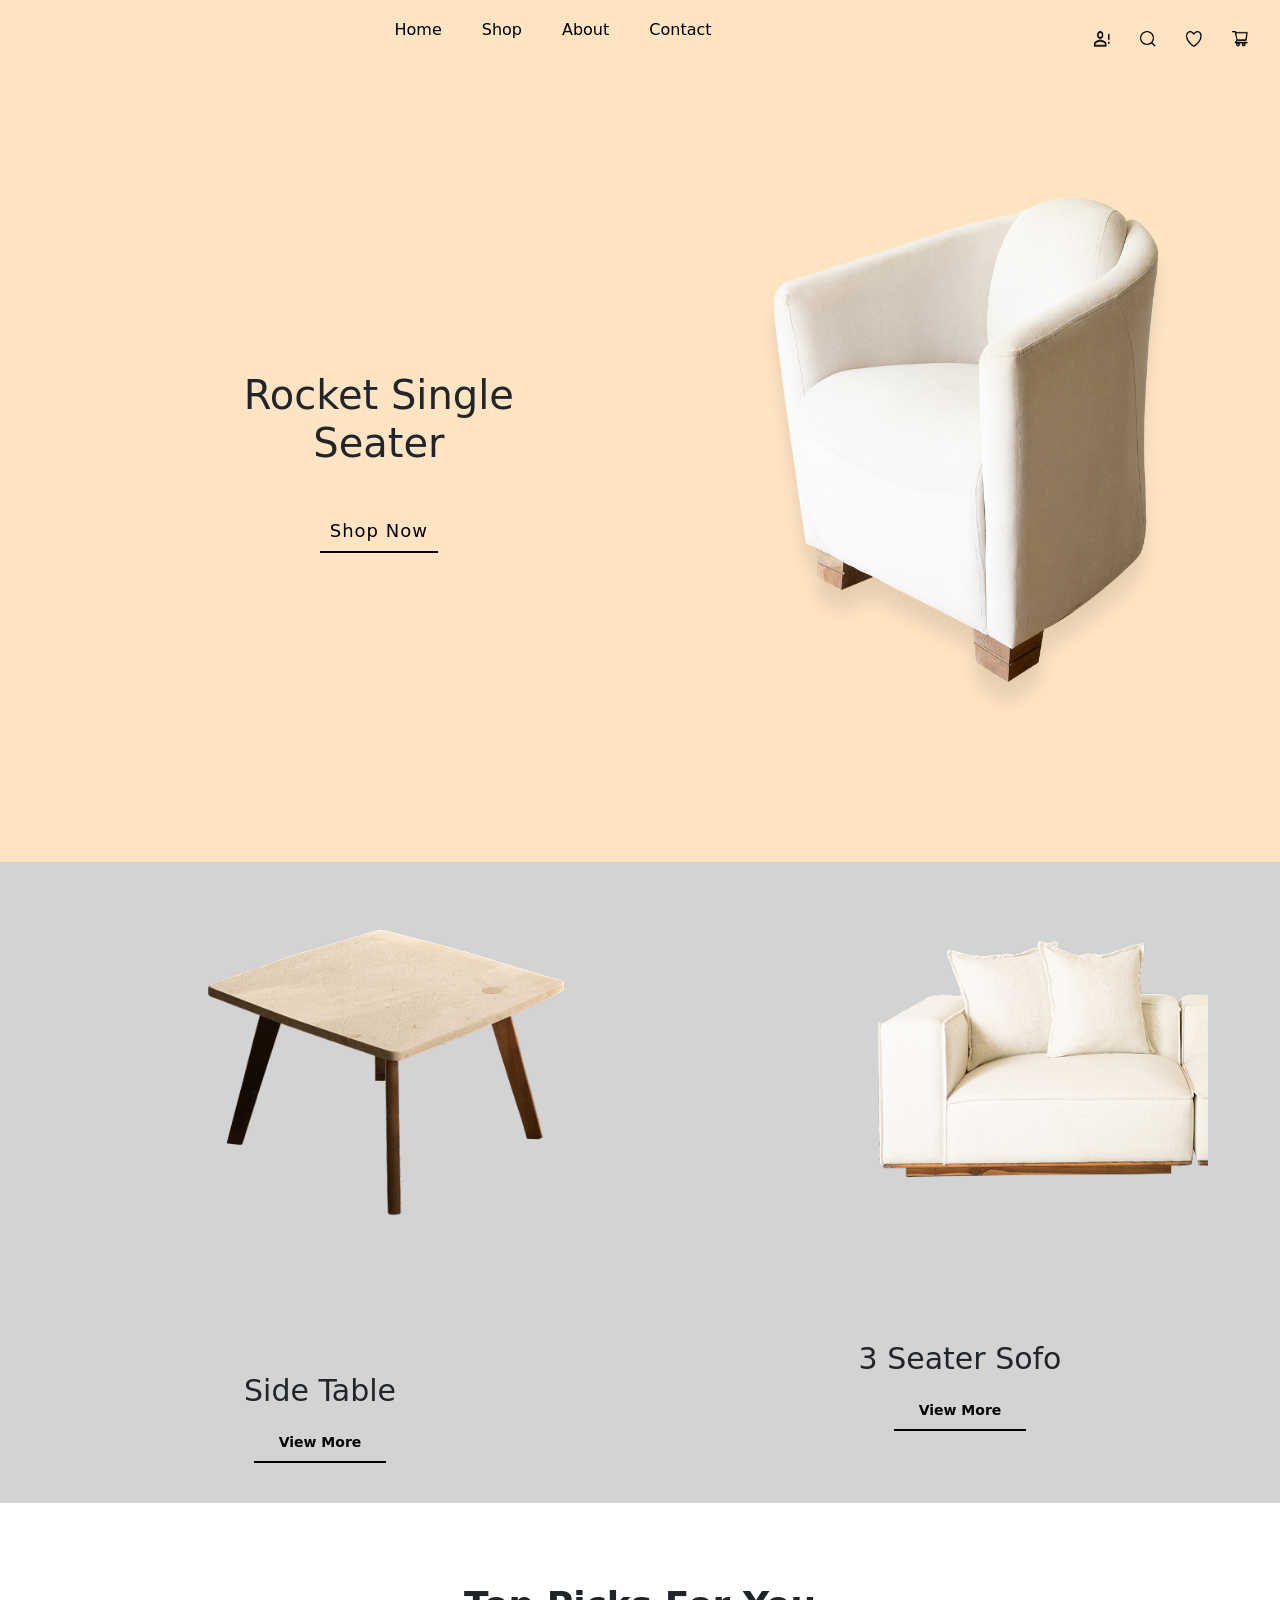
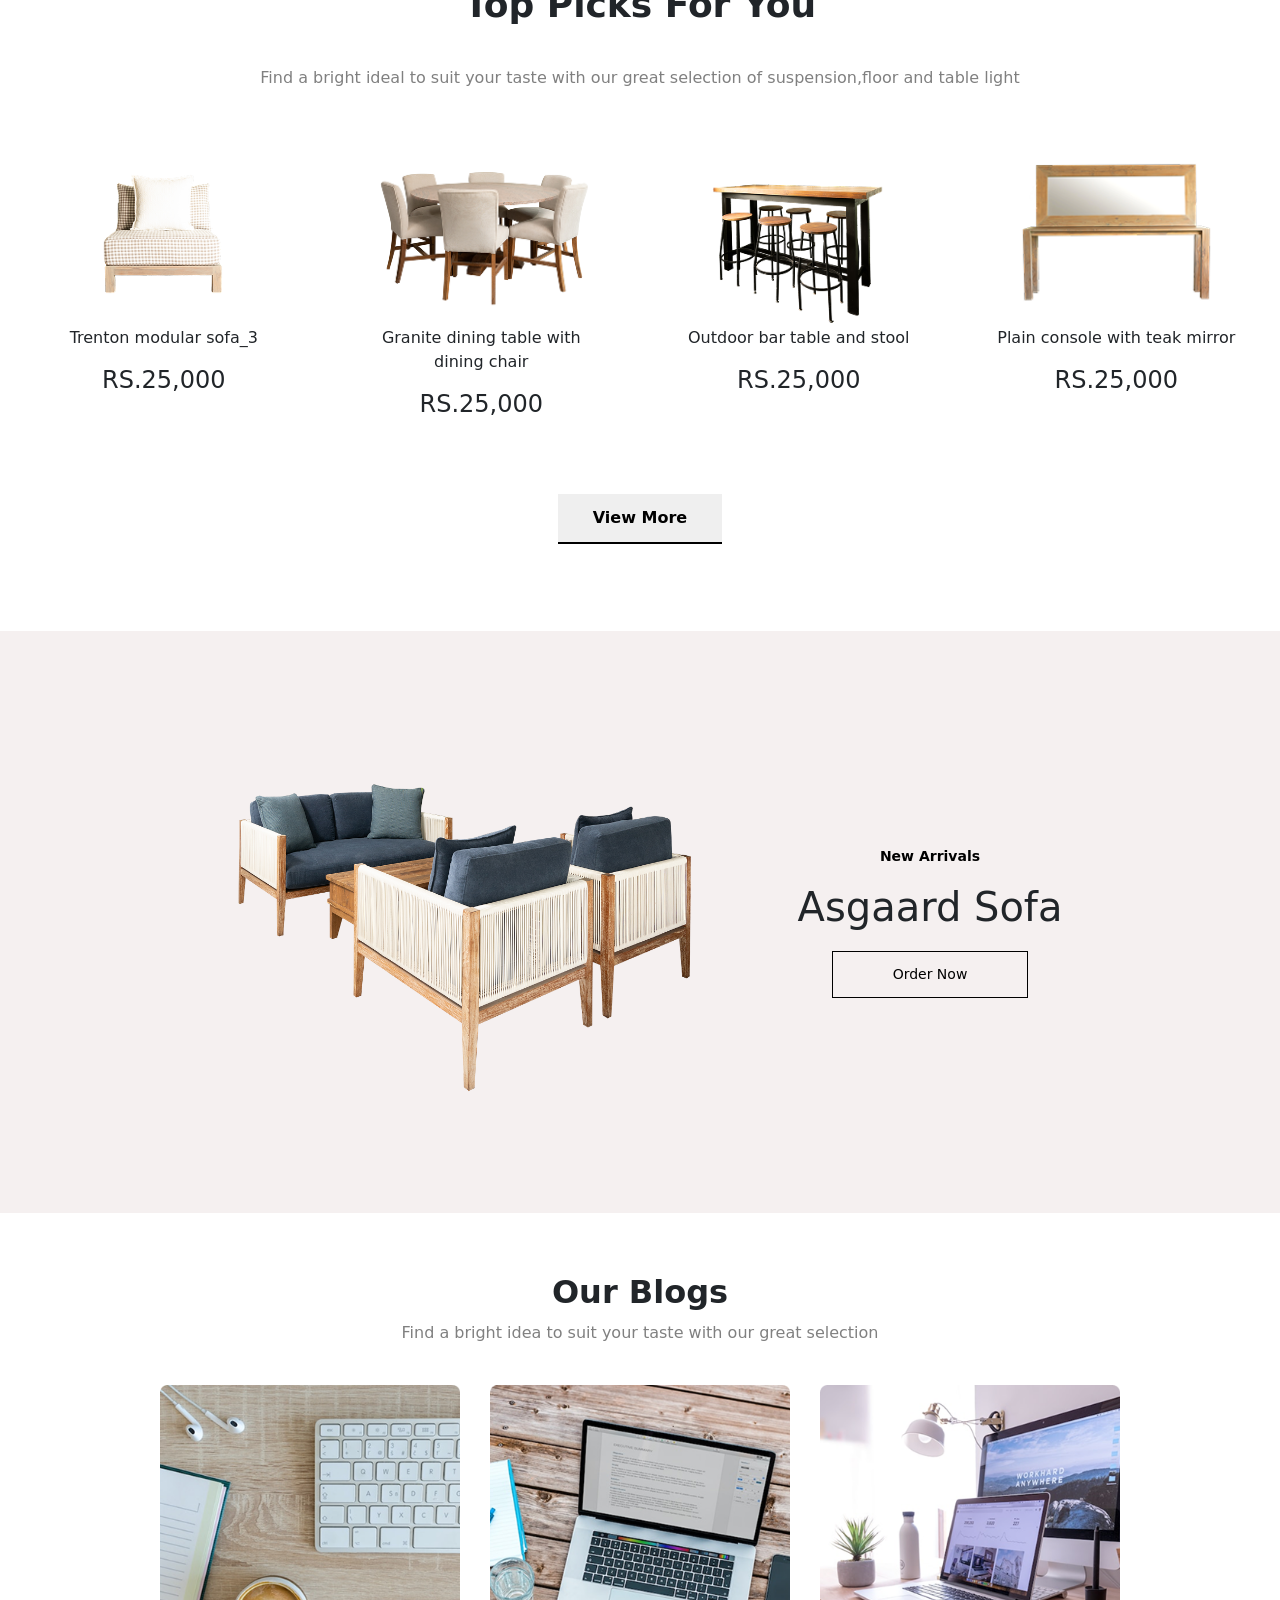
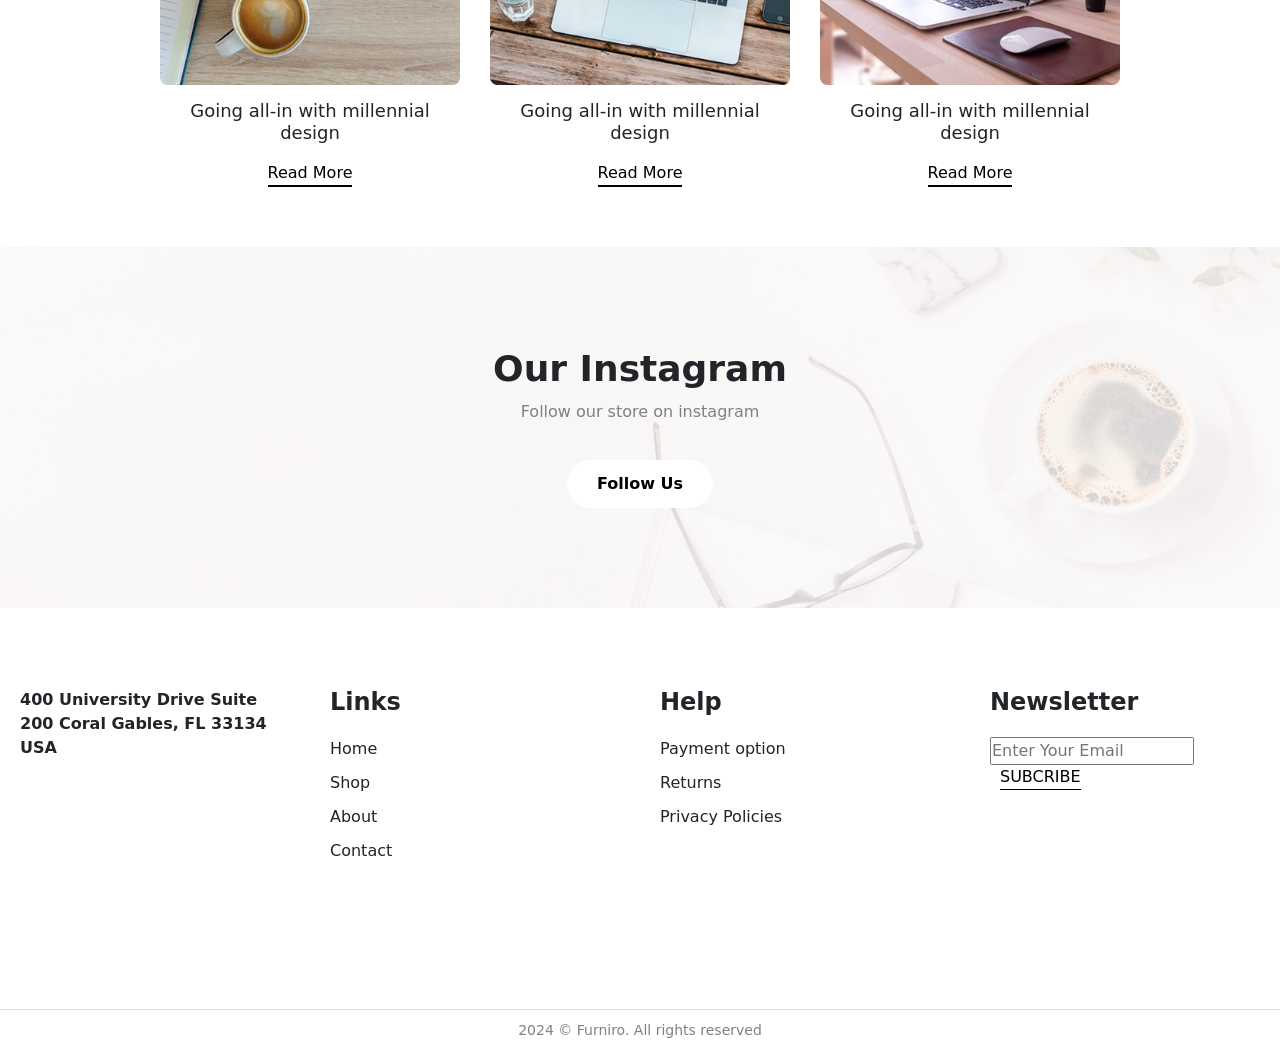
<file: index.html>
<!doctype html>
<html lang="en">

<head>
  <meta charset="utf-8">
  <meta name="viewport" content="width=device-width, initial-scale=1">
  <title>E-Commrece Website</title>
  <link href="https://cdn.jsdelivr.net/npm/bootstrap@5.3.8/dist/css/bootstrap.min.css" rel="stylesheet"
    integrity="sha384-sRIl4kxILFvY47J16cr9ZwB07vP4J8+LH7qKQnuqkuIAvNWLzeN8tE5YBujZqJLB" crossorigin="anonymous">
  <link rel="stylesheet" href="style.css">
</head>

<body>
  <!-- HOME PAGE -->
  <!-- NAVBAR --- CREATION -->
  <nav class="navbar navbar-expand-lg ">
    <div class="container-fluid">
      <!-- <a class="navbar-brand" href="#">Navbar</a> -->
      <button class="navbar-toggler" type="button" data-bs-toggle="collapse" data-bs-target="#navbarSupportedContent"
        aria-controls="navbarSupportedContent" aria-expanded="false" aria-label="Toggle navigation">
        <span class="navbar-toggler-icon"></span>
      </button>
      <div class="collapse navbar-collapse justify-content-between align-items-center" id="navbarSupportedContent">
        <ul class="navbar-nav mx-auto mb-2 mb-lg-0">
          <li class="nav-item">
            <a class="nav-link active" aria-current="page" href="index.html">Home</a>
          </li>
          <li class="nav-item">
            <a class="nav-link active" aria-current="page" href="shop.html">Shop</a>
          </li>
          <li class="nav-item">
            <a class="nav-link active" aria-current="page" href="about.html">About</a>
          </li>
          <li class="nav-item">
            <a class="nav-link active" aria-current="page" href="contact.html">Contact</a>
          </li>
        </ul>
        <!-- ICONS---CREATION -->
        <div class="icons">
          <a href="myaccount.html"> <img src="Assissts/contact.png" alt=""></a>
          <a href="#"> <img src="Assissts/search.png" alt=""></a>
          <a href=""><img src="Assissts/Vector.png" alt=""></a>
          <a href="cart.html"><img src="Assissts/cart.png" alt=""></a>
        </div>
      </div>
    </div>
  </nav>
  <!-- HERO----SECTION -->
  <section class="hero">
    <div class="hero-text">
      <h1> Rocket Single <span>Seater</span></h1>
      <button class="shop-btn">Shop Now</button>
    </div>
    <div class="hero-image">
      <img src="Assissts/sofa.png" alt="">
    </div>
  </section>
  <!-- CATEGORIES CREATION -->
  <section class="categories">
    <div class="category">
      <img src="Assissts/table.png" alt="">
      <h3>Side Table </h3>
      <button class="view-btn">View More</button>
    </div>
    <div class="category">
      <img src="Assissts/3 seater sofa.png" alt="">
      <h3> 3 Seater Sofo</h3>
      <button class="view-btn">View More</button>
    </div>
  </section>
  <!-- TOP PICKS CREATION -->
  <section class="top-picks">
    <div class="top-heading">
      <h2>Top Picks For You</h2>
      <p>Find a bright ideal to suit your taste with our great selection of suspension,floor and table light</p>
    </div>
    <div class="products">
      <div class="product-card">
        <img src="Assissts/Trenton modular sofa_3 1.png" alt="">
        <p>Trenton modular sofa_3 </p>
        <h4>RS.25,000</h4>
      </div>
      <div class="product-card">
        <img src="Assissts/Granite dining table with dining chair 1.png" alt="">
        <p>Granite dining table with dining chair </p>
        <h4>RS.25,000</h4>
      </div>
      <div class="product-card">
        <img src="Assissts/Outdoor bar table and stool 1.png" alt="">
        <p>Outdoor bar table and stool </p>
        <h4>RS.25,000</h4>
      </div>
      <div class="product-card">
        <img src="Assissts/Plain console with teak mirror 1.png" alt="">
        <p>Plain console with teak mirror </p>
        <h4>RS.25,000</h4>
      </div>
    </div>
    <div class="btn">
      <button> View More</button>
    </div>
  </section>
  <!-- ASGAARD SOFA CREATION -->
  <section class="asgaard-section">
    <div class="asgaard">
      <div class="asgaard-img">
        <img src="Assissts/Asgaard sofa 1.png" alt="">
      </div>
      <div class="asgaard-text">
        <p>New Arrivals</p>
        <h2> Asgaard Sofa</h2>
        <a href="single-product.html">
        <button>Order Now</button>
        </a>
      </div>
    </div>
  </section>
  <!-- OUR BLOG CREATION  -->
  <section class="blogs">

    <h2 class="blog-heading">Our Blogs</h2>
    <p class="blog-subtitle">Find a bright idea to suit your taste with our great selection</p>

    <div class="blog-container">

      <div class="blog-card">
        <img src="Assissts/Rectangle 13.png">
        <h4>Going all-in with millennial design</h4>
        <a href="#" class="read-more">Read More</a>
      </div>

      <div class="blog-card">
        <img src="Assissts/Rectangle 14.png">
        <h4>Going all-in with millennial design</h4>
        <a href="#" class="read-more">Read More</a>
      </div>


      <div class="blog-card">
        <img src="Assissts/Rectangle 15.png">
        <h4>Going all-in with millennial design</h4>
        <a href="#" class="read-more">Read More</a>
      </div>
  </section>
  <!-- OUR INSTAGRAM CREATION -->
  <section class="instagram-section">
    <div class="instagram-text">
      <h2>Our Instagram </h2>
      <p>Follow our store on instagram</p>
      <button class="insta-btn"> Follow Us</button>
    </div>
  </section>
  <!-- FOOTER CREATION -->
  <footer class="footer">
    <div class="footer-container">
      <div class="footer-grid">
        <div class="footer-address">
          <p>400 University Drive Suite 200 Coral Gables,
FL 33134 USA</p>
        </div>
        <div class="footer-link">
          <h4>Links</h4>
          <ul>
            <li>Home</li>
            <li>Shop</li>
            <li>About</li>
            <li>Contact</li>
          </ul>
        </div>
        <div class="footer-help">
          <h4>Help</h4>
          <ul>
            <li>Payment option</li>
            <li>Returns</li>
            <li>Privacy Policies</li>
          </ul>
        </div>
        <div class="footer-news">
          <h4>Newsletter</h4>
          <input type="email" placeholder="Enter Your Email">
          <button class="footer-btn">SUBCRIBE</button>
        </div>
      </div>
    </div>
  </footer>
  <div class="footer-bottom">
    <p>2024 © Furniro. All rights reserved</p>
  </div>


  <script src="https://cdn.jsdelivr.net/npm/bootstrap@5.3.8/dist/js/bootstrap.bundle.min.js"
    integrity="sha384-FKyoEForCGlyvwx9Hj09JcYn3nv7wiPVlz7YYwJrWVcXK/BmnVDxM+D2scQbITxI"
    crossorigin="anonymous"></script>
</body>

</html>
</file>
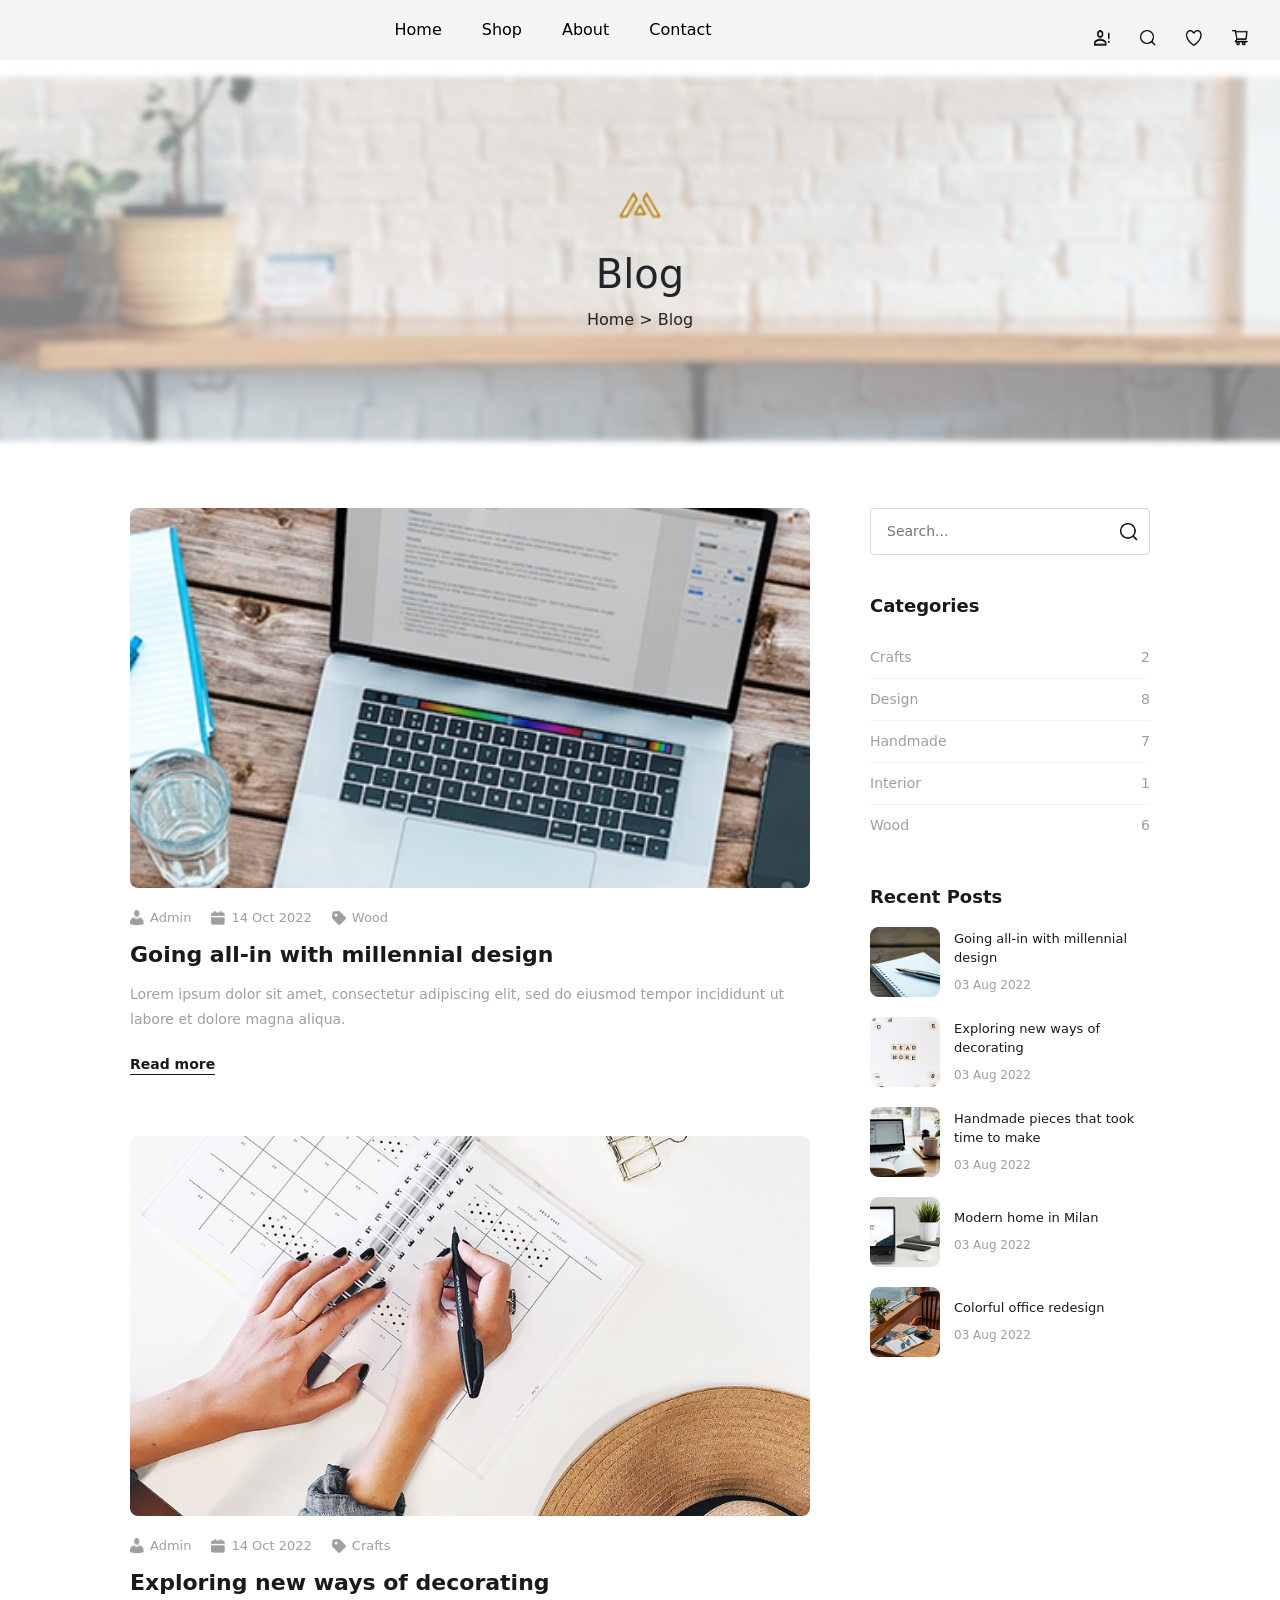
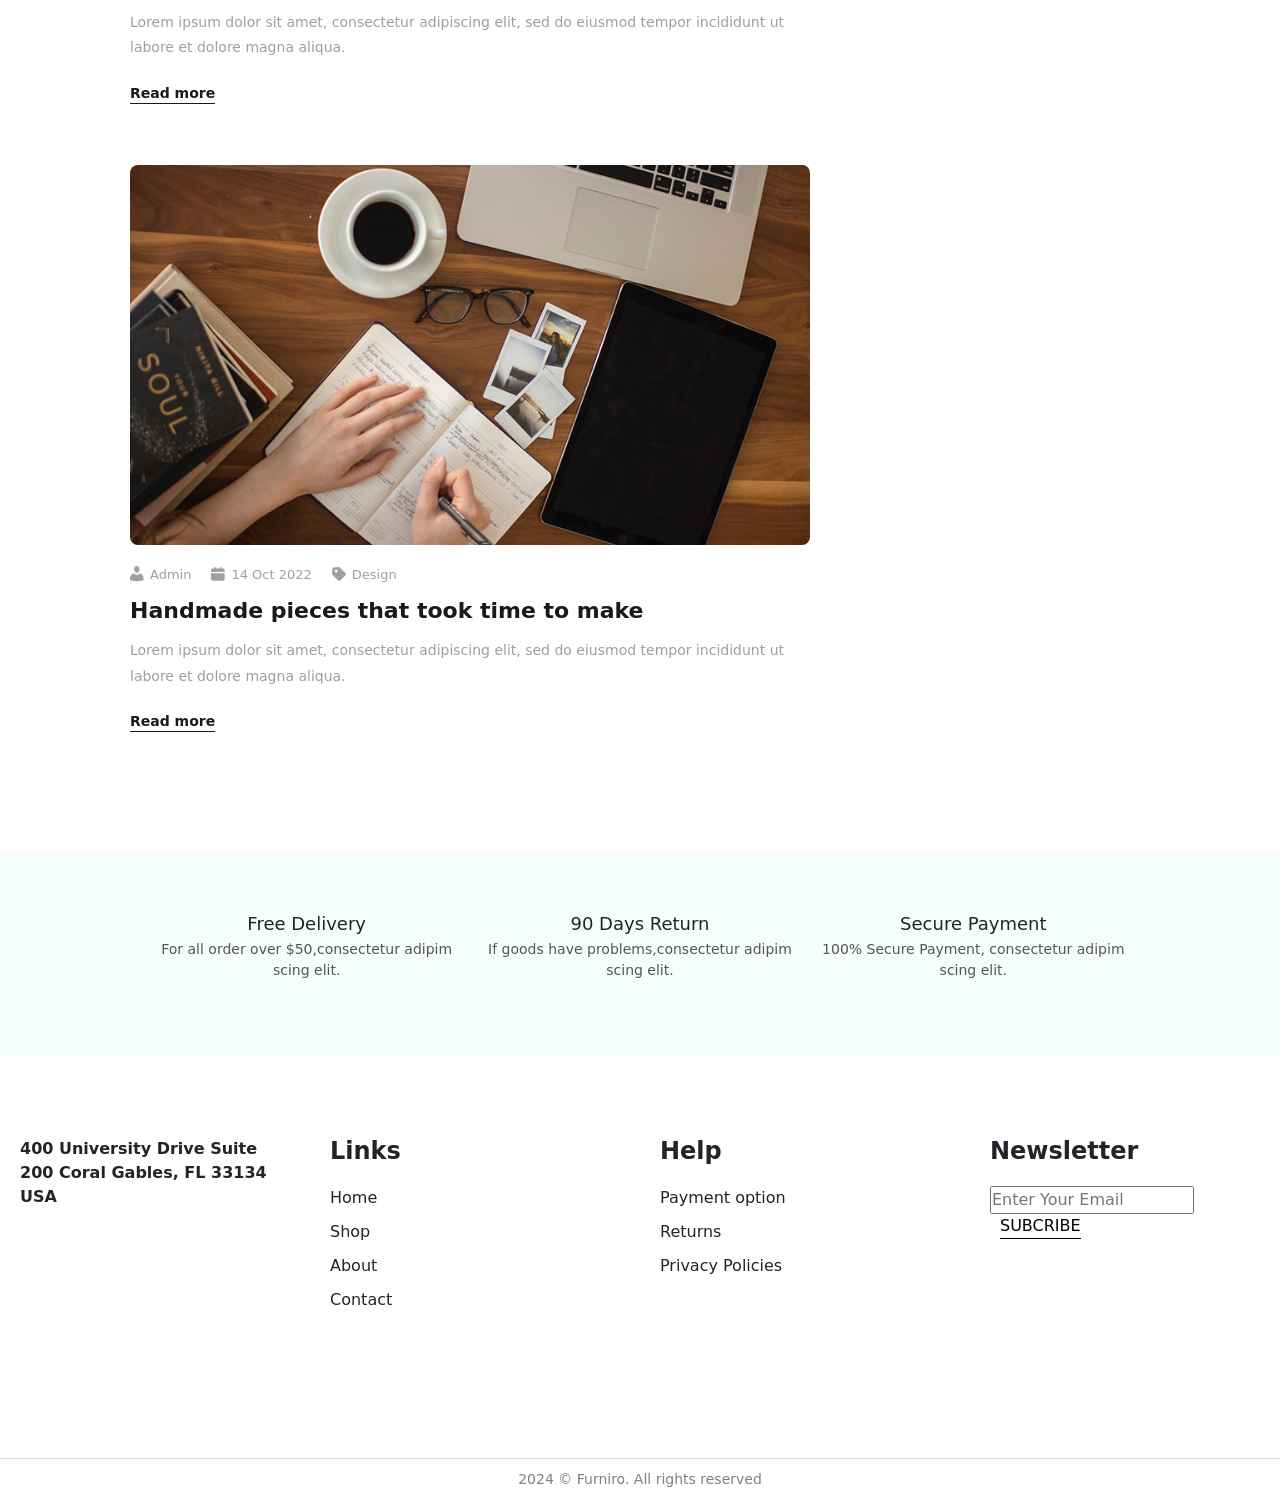
<file: about.html>
<!doctype html>
<html lang="en">

<head>
    <meta charset="utf-8">
    <meta name="viewport" content="width=device-width, initial-scale=1">
    <title>E-Commrece Website</title>
    <link rel="stylesheet" href="about.css">
    <link href="https://cdn.jsdelivr.net/npm/bootstrap@5.3.8/dist/css/bootstrap.min.css" rel="stylesheet"
        integrity="sha384-sRIl4kxILFvY47J16cr9ZwB07vP4J8+LH7qKQnuqkuIAvNWLzeN8tE5YBujZqJLB" crossorigin="anonymous">
</head>

<body>
    <!-- NAVBAR -->
    <nav class="navbar navbar-expand-lg ">
        <div class="container-fluid">
            <!-- <a class="navbar-brand" href="#">Navbar</a> -->
            <button class="navbar-toggler" type="button" data-bs-toggle="collapse"
                data-bs-target="#navbarSupportedContent" aria-controls="navbarSupportedContent" aria-expanded="false"
                aria-label="Toggle navigation">
                <span class="navbar-toggler-icon"></span>
            </button>
            <div class="collapse navbar-collapse justify-content-between align-items-center"
                id="navbarSupportedContent">
                <ul class="navbar-nav mx-auto mb-2 mb-lg-0">
                    <li class="nav-item">
                        <a class="nav-link active" aria-current="page" href="index.html">Home</a>
                    </li>
                    <li class="nav-item">
                        <a class="nav-link active" aria-current="page" href="shop.html">Shop</a>
                    </li>
                    <li class="nav-item">
                        <a class="nav-link active" aria-current="page" href="about.html">About</a>
                    </li>
                    <li class="nav-item">
                        <a class="nav-link active" aria-current="page" href="contact.html">Contact</a>
                    </li>
                </ul>
                <!-- ICONS---CREATION -->
                <div class="icons">
                    <a href="myaccount.html"> <img src="Assissts/contact.png" alt=""></a>
                    <a href="#"> <img src="Assissts/search.png" alt=""></a>
                    <a href="#"> <img src="Assissts/Vector.png" alt=""></a>
                    <a href="cart.html"><img src="Assissts/cart.png" alt=""></a>
                </div>
            </div>
        </div>
    </nav>
    <!-- BANNER -->
    <section class="shop-banner">
        <div class="banner-content">
            <img src="Assissts/Meubel House_Logos-05.png" class="logo">
            <h1>Blog</h1>
            <p>Home > Blog</p>
        </div>
    </section>
    <!-- BLOG CRAETION -->
    <div class="blog-wrapper">
        <div class="blog-posts">

            <!--post-->
            <div class="blog-post">
                <img src="Assissts/Rectangle 14.png" alt="blog" class="blog-img" />
                <div class="blog-meta">
                    <span class="blog-author"><img src="Assissts/admin.png" width="14" /> Admin</span>
                    <span class="blog-date"><img src="Assissts/blog.png" width="14" /> 14 Oct 2022</span>
                    <span class="blog-tag"><img src="Assissts/wood.png" width="14" /> Wood</span>
                </div>
                <h3 class="blog-title">Going all-in with millennial design</h3>
                <p class="blog-desc">Lorem ipsum dolor sit amet, consectetur adipiscing elit, sed do eiusmod tempor
                    incididunt ut labore et dolore magna aliqua.</p>
                <a href="#" class="blog-read">Read more</a>
            </div>

            <!-- Post 2 -->
            <div class="blog-post">
                <img src="Assissts/blog-2.png" alt="blog" class="blog-img" />
                <div class="blog-meta">
                    <span class="blog-author"><img src="Assissts/admin.png" width="14" /> Admin</span>
                    <span class="blog-date"><img src="Assissts/blog.png" width="14" /> 14 Oct 2022</span>
                    <span class="blog-tag"><img src="Assissts/wood.png" width="14" /> Crafts</span>
                </div>
                <h3 class="blog-title">Exploring new ways of decorating</h3>
                <p class="blog-desc">Lorem ipsum dolor sit amet, consectetur adipiscing elit, sed do eiusmod tempor
                    incididunt ut labore et dolore magna aliqua.</p>
                <a href="#" class="blog-read">Read more</a>
            </div>

            <!-- Post 3 -->
            <div class="blog-post">
                <img src="Assissts/Rectangle 68.png" alt="blog" class="blog-img" />
                <div class="blog-meta">
                    <span class="blog-author"><img src="Assissts/admin.png" width="14" /> Admin</span>
                    <span class="blog-date"><img src="Assissts/blog.png" width="14" /> 14 Oct 2022</span>
                    <span class="blog-tag"><img src="Assissts/wood.png" width="14" /> Design</span>
                </div>
                <h3 class="blog-title">Handmade pieces that took time to make</h3>
                <p class="blog-desc">Lorem ipsum dolor sit amet, consectetur adipiscing elit, sed do eiusmod tempor
                    incididunt ut labore et dolore magna aliqua.</p>
                <a href="#" class="blog-read">Read more</a>
            </div>

        </div>
        <div class="blog-sidebar">
            <div class="sidebar-search">
                <input type="text" placeholder="Search..." class="sidebar-search-input" />
                <img src="Assissts/search.png" alt="search" class="sidebar-search-icon" width="18" />
            </div>

            <div class="sidebar-box">
                <h4 class="sidebar-title">Categories</h4>
                <div class="sidebar-category">
                    <span>Crafts</span>
                    <span>2</span>
                </div>
                <div class="sidebar-category">
                    <span>Design</span>
                    <span>8</span>
                </div>
                <div class="sidebar-category">
                    <span>Handmade</span>
                    <span>7</span>
                </div>
                <div class="sidebar-category">
                    <span>Interior</span>
                    <span>1</span>
                </div>
                <div class="sidebar-category">
                    <span>Wood</span>
                    <span>6</span>
                </div>
            </div>

            <div class="sidebar-box">
                <h4 class="sidebar-title">Recent Posts</h4>

                <div class="recent-post">
                    <img src="Assissts/recent-1.png" alt="post" class="recent-img" />
                    <div class="recent-text">
                        <p>Going all-in with millennial design</p>
                        <span>03 Aug 2022</span>
                    </div>
                </div>

                <div class="recent-post">
                    <img src="Assissts/recent-2.png" alt="post" class="recent-img" />
                    <div class="recent-text">
                        <p>Exploring new ways of decorating</p>
                        <span>03 Aug 2022</span>
                    </div>
                </div>

                <div class="recent-post">
                    <img src="Assissts/recent-3.png" alt="post" class="recent-img" />
                    <div class="recent-text">
                        <p>Handmade pieces that took time to make</p>
                        <span>03 Aug 2022</span>
                    </div>
                </div>

                <div class="recent-post">
                    <img src="Assissts/recent-4.png" alt="post" class="recent-img" />
                    <div class="recent-text">
                        <p>Modern home in Milan</p>
                        <span>03 Aug 2022</span>
                    </div>
                </div>

                <div class="recent-post">
                    <img src="Assissts/recent-5.png" alt="post" class="recent-img" />
                    <div class="recent-text">
                        <p>Colorful office redesign</p>
                        <span>03 Aug 2022</span>
                    </div>
                </div>

            </div>

        </div>

    </div>


    <!-- FEATURES SECTION -->
    <section class="features-section">
        <div class="container">
            <div class="features">
                <div class="feature-box">
                    <h4>Free Delivery</h4>
                    <p>For all order over $50,consectetur adipim scing elit.</p>
                </div>
                <div class="feature-box">
                    <h4>90 Days Return</h4>
                    <p>If goods have problems,consectetur adipim scing elit. </p>
                </div>
                <div class="feature-box">
                    <h4> Secure Payment</h4>
                    <p>100% Secure Payment, consectetur adipim scing elit.</p>
                </div>
            </div>
        </div>
    </section>
    <!-- FOOTER -->
    <footer class="footer">
        <div class="footer-container">
            <div class="footer-grid">
                <div class="footer-address">
                    <p>400 University Drive Suite 200 Coral Gables,
                        FL 33134 USA</p>
                </div>
                <div class="footer-link">
                    <h4>Links</h4>
                    <ul>
                        <li>Home</li>
                        <li>Shop</li>
                        <li>About</li>
                        <li>Contact</li>
                    </ul>
                </div>
                <div class="footer-help">
                    <h4>Help</h4>
                    <ul>
                        <li>Payment option</li>
                        <li>Returns</li>
                        <li>Privacy Policies</li>
                    </ul>
                </div>
                <div class="footer-news">
                    <h4>Newsletter</h4>
                    <input type="email" placeholder="Enter Your Email">
                    <button class="footer-btn">SUBCRIBE</button>
                </div>
            </div>
        </div>
    </footer>
    <div class="footer-bottom">
        <p>2024 © Furniro. All rights reserved</p>
    </div>
    <script src="https://cdn.jsdelivr.net/npm/bootstrap@5.3.8/dist/js/bootstrap.bundle.min.js"
        integrity="sha384-FKyoEForCGlyvwx9Hj09JcYn3nv7wiPVlz7YYwJrWVcXK/BmnVDxM+D2scQbITxI"
        crossorigin="anonymous"></script>
</body>

</html>
</file>
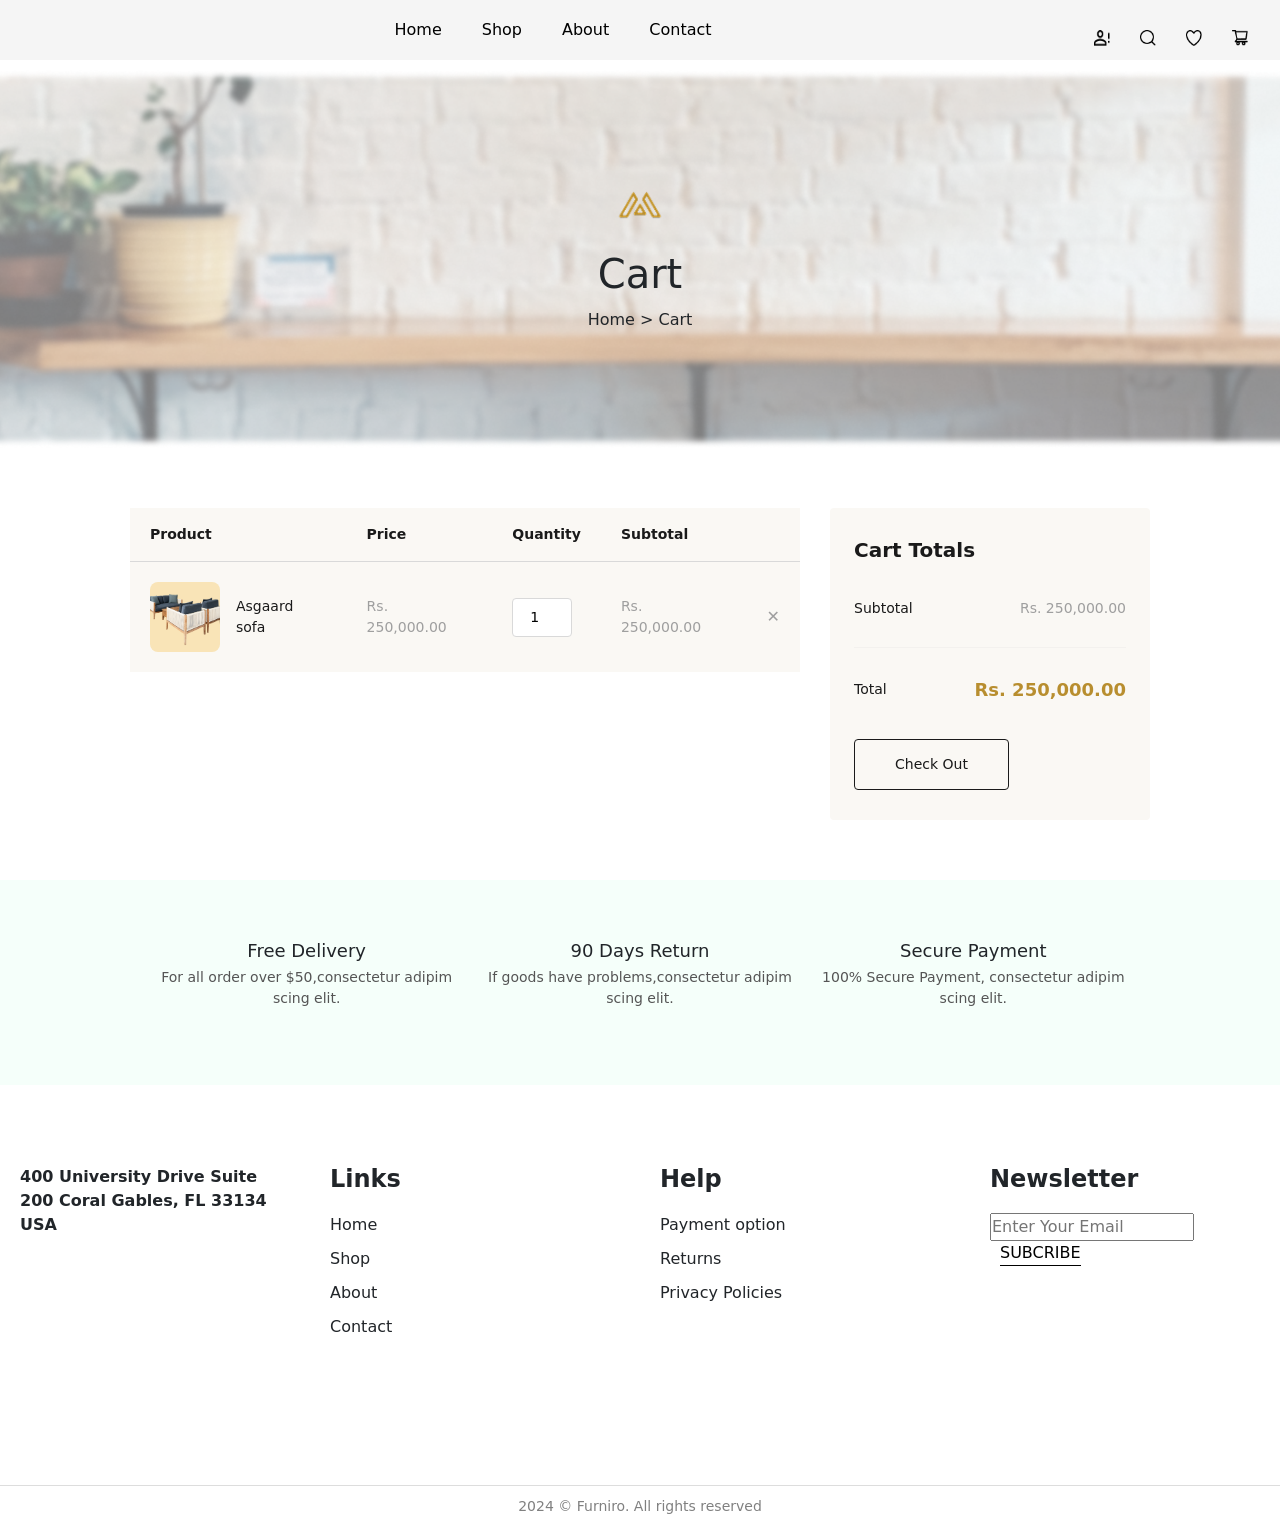
<file: cart.html>
<!doctype html>
<html lang="en">
  <head>
    <meta charset="utf-8">
    <meta name="viewport" content="width=device-width, initial-scale=1">
    <title>E-Commrece Website</title>
    <link rel="stylesheet" href="cart.css">
    <link href="https://cdn.jsdelivr.net/npm/bootstrap@5.3.8/dist/css/bootstrap.min.css" rel="stylesheet" integrity="sha384-sRIl4kxILFvY47J16cr9ZwB07vP4J8+LH7qKQnuqkuIAvNWLzeN8tE5YBujZqJLB" crossorigin="anonymous">
  </head>
  <body>
  <!-- NAVBAR -->
      <nav class="navbar navbar-expand-lg ">
        <div class="container-fluid">
            <!-- <a class="navbar-brand" href="#">Navbar</a> -->
            <button class="navbar-toggler" type="button" data-bs-toggle="collapse"
                data-bs-target="#navbarSupportedContent" aria-controls="navbarSupportedContent" aria-expanded="false"
                aria-label="Toggle navigation">
                <span class="navbar-toggler-icon"></span>
            </button>
            <div class="collapse navbar-collapse justify-content-between align-items-center"
                id="navbarSupportedContent">
                <ul class="navbar-nav mx-auto mb-2 mb-lg-0">
                    <li class="nav-item">
                        <a class="nav-link active" aria-current="page" href="index.html">Home</a>
                    </li>
                    <li class="nav-item">
                        <a class="nav-link active" aria-current="page" href="shop.html">Shop</a>
                    </li>
                    <li class="nav-item">
                        <a class="nav-link active" aria-current="page" href="about.html">About</a>
                    </li>
                    <li class="nav-item">
                        <a class="nav-link active" aria-current="page" href="contact.html">Contact</a>
                    </li>
                </ul>
                <!-- ICONS---CREATION -->
                <div class="icons">
                    <a href="myaccount.html"> <img src="Assissts/contact.png" alt=""></a>
                    <a href="#"> <img src="Assissts/search.png" alt=""></a>
                    <a href="#"> <img src="Assissts/Vector.png" alt=""></a>
                    <a href="cart.html"><img src="Assissts/cart.png" alt=""></a>
                </div>
            </div>
        </div>
    </nav>
    <!-- BANNER -->
      <section class="shop-banner">
        <div class="banner-content">
            <img src="Assissts/Meubel House_Logos-05.png" class="logo">
            <h1>Cart</h1>
            <p>Home > Cart</p>
        </div>
    </section>
    <!-- CART SECTION -->
     <div class="cart-section">
  <div class="cart-table-box">
    <table class="cart-table">
      <thead>
        <tr>
          <th>Product</th>
          <th>Price</th>
          <th>Quantity</th>
          <th>Subtotal</th>
          <th></th>
        </tr>
      </thead>
      <tbody>
        <tr>
          <td>
            <div class="cart-product">
              <img src="Assissts/Asgaard sofa 1.png" alt="sofa" class="cart-product-img">
              <span class="cart-product-name">Asgaard sofa</span>
            </div>
          </td>
          <td class="cart-price">Rs. 250,000.00</td>
          <td>
            <input type="number" value="1" min="1" class="cart-qty"/>
          </td>
          <td class="cart-subtotal">Rs. 250,000.00</td>
          <td>
            <a href="#" class="cart-remove">&#10005;</a>
          </td>
        </tr>
      </tbody>
    </table>
  </div>

  <!-- دائیں طرف: Cart Totals -->
  <div class="cart-totals-box">
    <h3>Cart Totals</h3>

    <div class="cart-total-row">
      <span class="cart-total-label">Subtotal</span>
      <span class="cart-total-value">Rs. 250,000.00</span>
    </div>

    <hr class="cart-total-line"/>

    <div class="cart-total-row">
      <span class="cart-total-label">Total</span>
      <span class="cart-total-price">Rs. 250,000.00</span>
    </div>

    <a href="checkout.html" class="cart-checkout-btn">Check Out</a>
  </div>

</div>
    <section class="features-section">
  <div class="container">
    <div class="features">
      <div class="feature-box">
        <h4>Free Delivery</h4>
        <p>For all order over $50,consectetur adipim scing elit.</p>
      </div>
      <div class="feature-box">
        <h4>90 Days Return</h4>
        <p>If goods have problems,consectetur adipim scing elit. </p>
      </div>
      <div class="feature-box">
        <h4> Secure Payment</h4>
        <p>100% Secure Payment, consectetur adipim scing elit.</p>
      </div>
    </div>
  </div>
</section>
<!-- FOOTER -->
 <footer class="footer">
      <div class="footer-container">
        <div class="footer-grid">
          <div class="footer-address">
            <p>400 University Drive Suite 200 Coral Gables,
FL 33134 USA</p>
          </div>
          <div class="footer-link">
            <h4>Links</h4>
            <ul>
              <li>Home</li>
              <li>Shop</li>
              <li>About</li>
              <li>Contact</li>
            </ul>
            </div>
             <div class="footer-help">
              <h4>Help</h4>
              <ul>
                <li>Payment option</li>
                <li>Returns</li>
                <li>Privacy Policies</li>
              </ul>
          </div>
          <div class="footer-news">
            <h4>Newsletter</h4>
            <input type="email" placeholder="Enter Your Email">
            <button class="footer-btn">SUBCRIBE</button>
          </div>
        </div>
      </div>
    </footer>
    <div class="footer-bottom">
<p>2024 © Furniro. All rights reserved</p>
</div>
    <script src="https://cdn.jsdelivr.net/npm/bootstrap@5.3.8/dist/js/bootstrap.bundle.min.js" integrity="sha384-FKyoEForCGlyvwx9Hj09JcYn3nv7wiPVlz7YYwJrWVcXK/BmnVDxM+D2scQbITxI" crossorigin="anonymous"></script>
  </body>
</html>
</file>
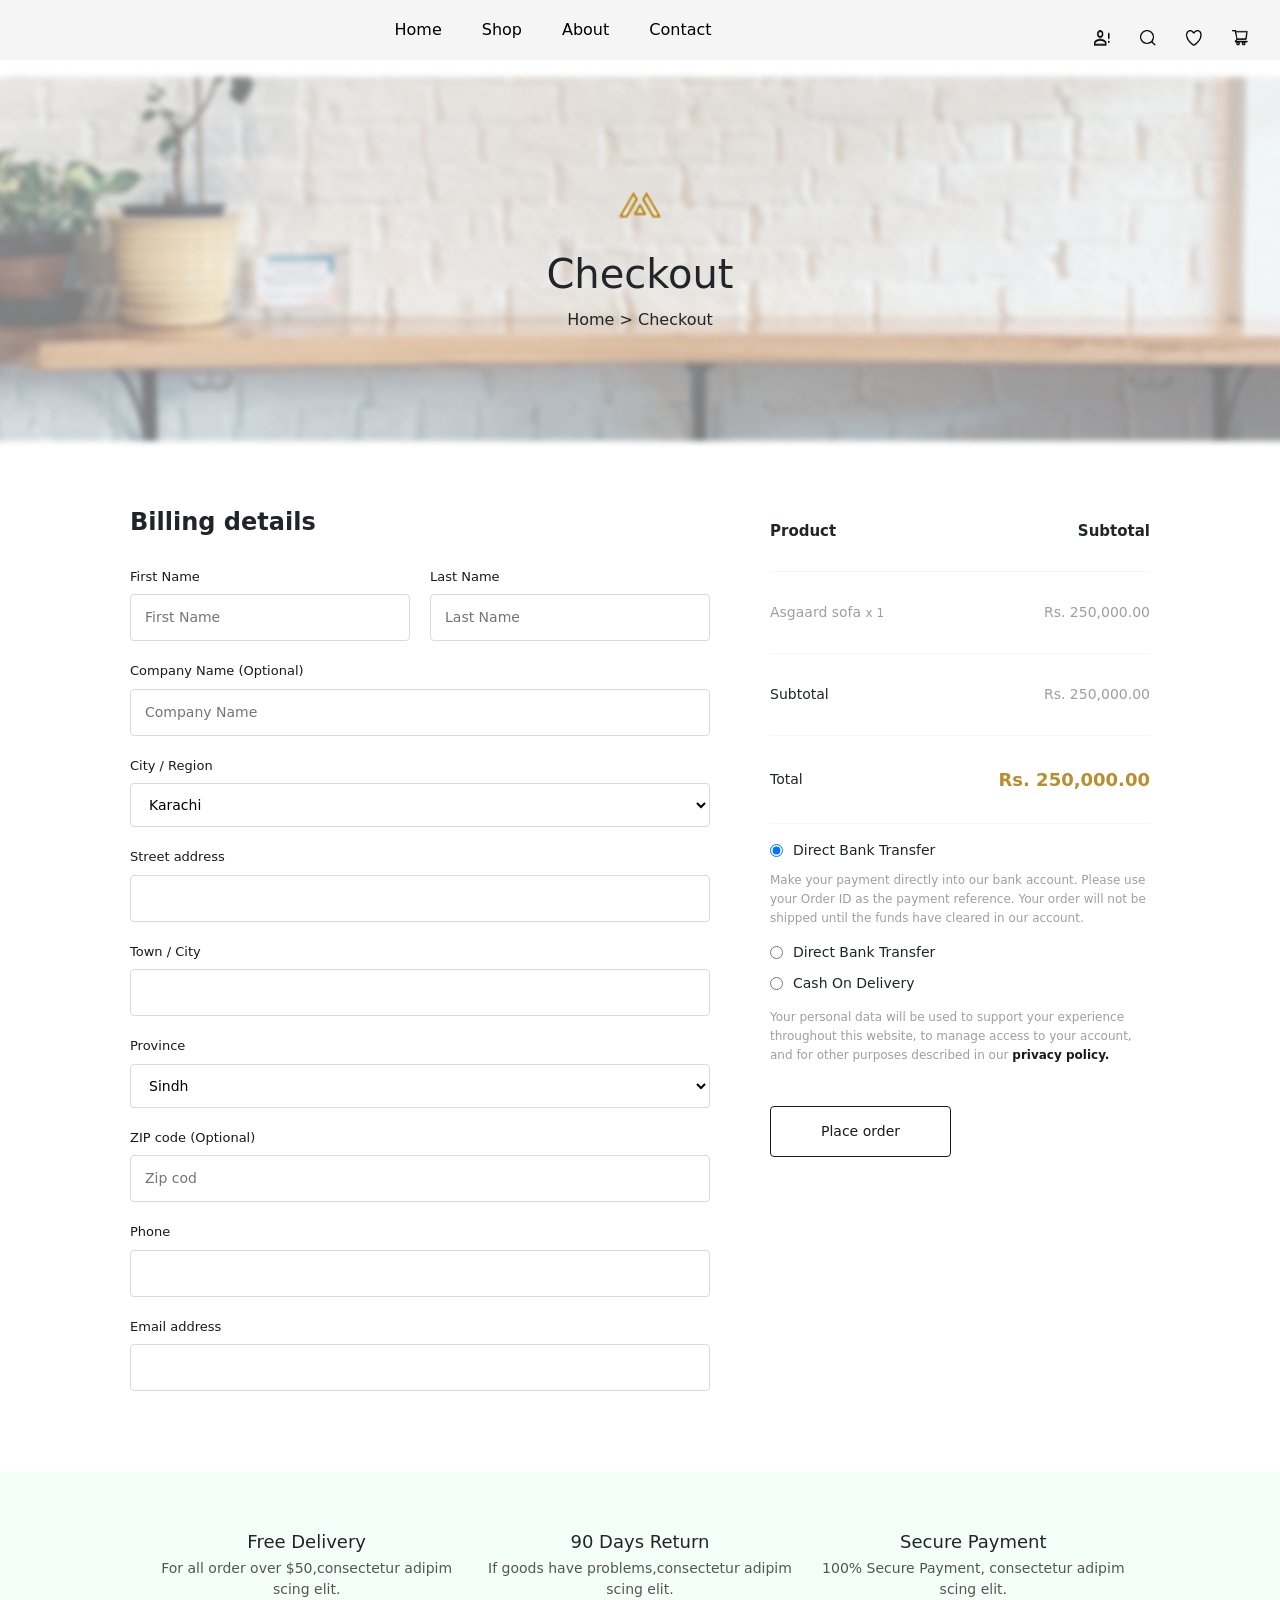
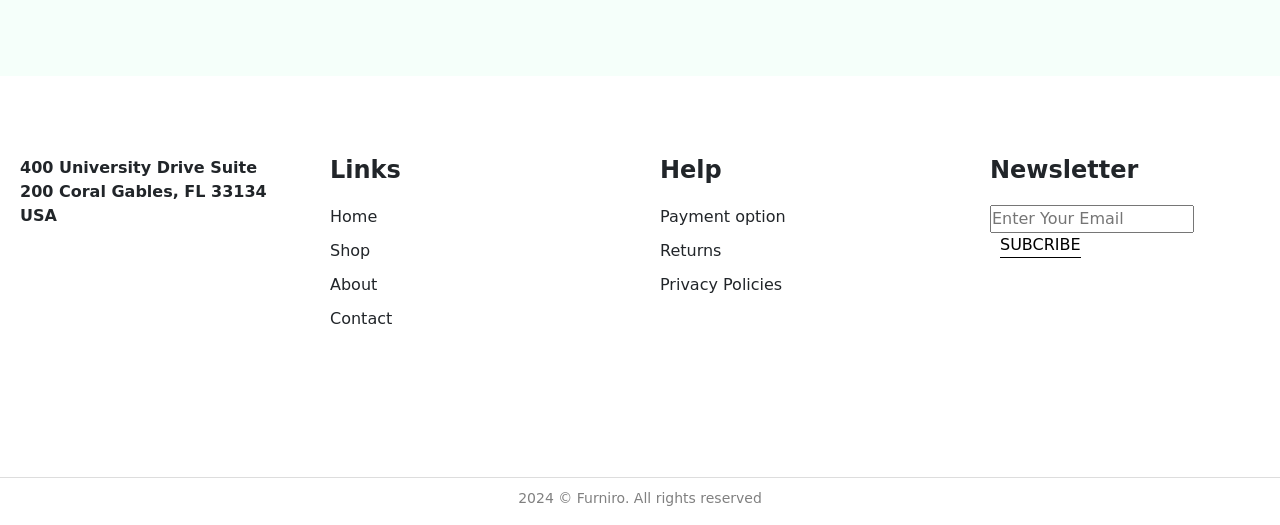
<file: checkout.html>
<!doctype html>
<html lang="en">

<head>
    <meta charset="utf-8">
    <meta name="viewport" content="width=device-width, initial-scale=1">
    <title>E-Commrece Website</title>
    <link rel="stylesheet" href="check.css">
    <link href="https://cdn.jsdelivr.net/npm/bootstrap@5.3.8/dist/css/bootstrap.min.css" rel="stylesheet"
        integrity="sha384-sRIl4kxILFvY47J16cr9ZwB07vP4J8+LH7qKQnuqkuIAvNWLzeN8tE5YBujZqJLB" crossorigin="anonymous">
</head>

<body>
    <!-- NAVBAR -->
      <nav class="navbar navbar-expand-lg ">
        <div class="container-fluid">
            <!-- <a class="navbar-brand" href="#">Navbar</a> -->
            <button class="navbar-toggler" type="button" data-bs-toggle="collapse"
                data-bs-target="#navbarSupportedContent" aria-controls="navbarSupportedContent" aria-expanded="false"
                aria-label="Toggle navigation">
                <span class="navbar-toggler-icon"></span>
            </button>
            <div class="collapse navbar-collapse justify-content-between align-items-center"
                id="navbarSupportedContent">
                <ul class="navbar-nav mx-auto mb-2 mb-lg-0">
                    <li class="nav-item">
                        <a class="nav-link active" aria-current="page" href="index.html">Home</a>
                    </li>
                    <li class="nav-item">
                        <a class="nav-link active" aria-current="page" href="shop.html">Shop</a>
                    </li>
                    <li class="nav-item">
                        <a class="nav-link active" aria-current="page" href="about.html">About</a>
                    </li>
                    <li class="nav-item">
                        <a class="nav-link active" aria-current="page" href="contact.html">Contact</a>
                    </li>
                </ul>
                <!-- ICONS---CREATION -->
                <div class="icons">
                    <a href="myaccount.html"> <img src="Assissts/contact.png" alt=""></a>
                    <a href="#"> <img src="Assissts/search.png" alt=""></a>
                    <a href="#"> <img src="Assissts/Vector.png" alt=""></a>
                    <a href="cart.html"><img src="Assissts/cart.png" alt=""></a>
                </div>
            </div>
        </div>
    </nav>
    <!-- BANNER -->
      <section class="shop-banner">
        <div class="banner-content">
            <img src="Assissts/Meubel House_Logos-05.png" class="logo">
            <h1>Checkout</h1>
            <p>Home > Checkout</p>
        </div>
    </section>
    <!-- CHECKOUT PAGE CREATION -->
    <div class="checkout-wrapper">
        <div class="billing-box">
            <h2>Billing details</h2>

            <div class="billing-row">
                <div class="billing-field">
                    <label>First Name</label>
                    <input type="text" class="billing-input" placeholder="First Name">
                </div>
                <div class="billing-field">
                    <label>Last Name</label>
                    <input type="text" class="billing-input" placeholder="Last Name">
                </div>
            </div>

            <div class="billing-field">
                <label>Company Name (Optional)</label>
                <input type="text" class="billing-input" placeholder="Company Name ">
            </div>

            <div class="billing-field">
                <label>City / Region</label>
                <select class="billing-select">
                    <option>Karachi</option>
                    <option>lahore</option>
                    <option>kashmir</option>
                    <option>Quetta</option>
                </select>
            </div>

            <div class="billing-field">
                <label>Street address</label>
                <input type="text" class="billing-input" />
            </div>

            <div class="billing-field">
                <label>Town / City</label>
                <input type="text" class="billing-input" />
            </div>

            <div class="billing-field">
                <label>Province</label>
                <select class="billing-select">
                    <option>Sindh</option>
                    <option>Panjab</option>
                    <option>KPK</option>
                    <option>Blochistan</option>
                </select>
            </div>

            <div class="billing-field">
                <label>ZIP code (Optional)</label>
                <input type="text" class="billing-input" placeholder="Zip cod">
            </div>

            <div class="billing-field">
                <label>Phone</label>
                <input type="tel" class="billing-input" >
            </div>

            <div class="billing-field">
                <label>Email address</label>
                <input type="email" class="billing-input" />
            </div>

        </div>

        <!-- دائیں طرف: Order Summary -->
        <div class="order-box">

            <div class="order-heading">
                <span>Product</span>
                <span>Subtotal</span>
            </div>

            <hr class="order-line" />

            <div class="order-row">
                <span class="order-product">Asgaard sofa <span class="order-qty">x 1</span></span>
                <span class="order-price">Rs. 250,000.00</span>
            </div>

            <hr class="order-line" />

            <div class="order-row">
                <span class="order-label">Subtotal</span>
                <span class="order-price">Rs. 250,000.00</span>
            </div>

            <hr class="order-line" />

            <div class="order-row">
                <span class="order-label">Total</span>
                <span class="order-total">Rs. 250,000.00</span>
            </div>

            <hr class="order-line" />

            <div class="order-payment">

                <div class="payment-option">
                    <input type="radio" name="payment" id="bank" checked />
                    <label for="bank">Direct Bank Transfer</label>
                </div>

                <p class="payment-note">Make your payment directly into our bank account. Please use your Order ID as
                    the payment reference. Your order will not be shipped until the funds have cleared in our account.
                </p>

                <div class="payment-option">
                    <input type="radio" name="payment" id="transfer" />
                    <label for="transfer">Direct Bank Transfer</label>
                </div>

                <div class="payment-option">
                    <input type="radio" name="payment" id="cash" />
                    <label for="cash">Cash On Delivery</label>
                </div>

                <p class="payment-privacy">Your personal data will be used to support your experience throughout this
                    website, to manage access to your account, and for other purposes described in our <a href="#"
                        class="payment-policy">privacy policy.</a></p>

            </div>

            <a href="#" class="order-btn">Place order</a>

        </div>

    </div>
     <section class="features-section">
  <div class="container">
    <div class="features">
      <div class="feature-box">
        <h4>Free Delivery</h4>
        <p>For all order over $50,consectetur adipim scing elit.</p>
      </div>
      <div class="feature-box">
        <h4>90 Days Return</h4>
        <p>If goods have problems,consectetur adipim scing elit. </p>
      </div>
      <div class="feature-box">
        <h4> Secure Payment</h4>
        <p>100% Secure Payment, consectetur adipim scing elit.</p>
      </div>
    </div>
  </div>
</section>
<!-- FOOTER -->
 <footer class="footer">
      <div class="footer-container">
        <div class="footer-grid">
          <div class="footer-address">
            <p>400 University Drive Suite 200 Coral Gables,
FL 33134 USA</p>
          </div>
          <div class="footer-link">
            <h4>Links</h4>
            <ul>
              <li>Home</li>
              <li>Shop</li>
              <li>About</li>
              <li>Contact</li>
            </ul>
            </div>
             <div class="footer-help">
              <h4>Help</h4>
              <ul>
                <li>Payment option</li>
                <li>Returns</li>
                <li>Privacy Policies</li>
              </ul>
          </div>
          <div class="footer-news">
            <h4>Newsletter</h4>
            <input type="email" placeholder="Enter Your Email">
            <button class="footer-btn">SUBCRIBE</button>
          </div>
        </div>
      </div>
    </footer>
    <div class="footer-bottom">
<p>2024 © Furniro. All rights reserved</p>
</div>
    <script src="https://cdn.jsdelivr.net/npm/bootstrap@5.3.8/dist/js/bootstrap.bundle.min.js"
        integrity="sha384-FKyoEForCGlyvwx9Hj09JcYn3nv7wiPVlz7YYwJrWVcXK/BmnVDxM+D2scQbITxI"
        crossorigin="anonymous"></script>
</body>

</html>
</file>
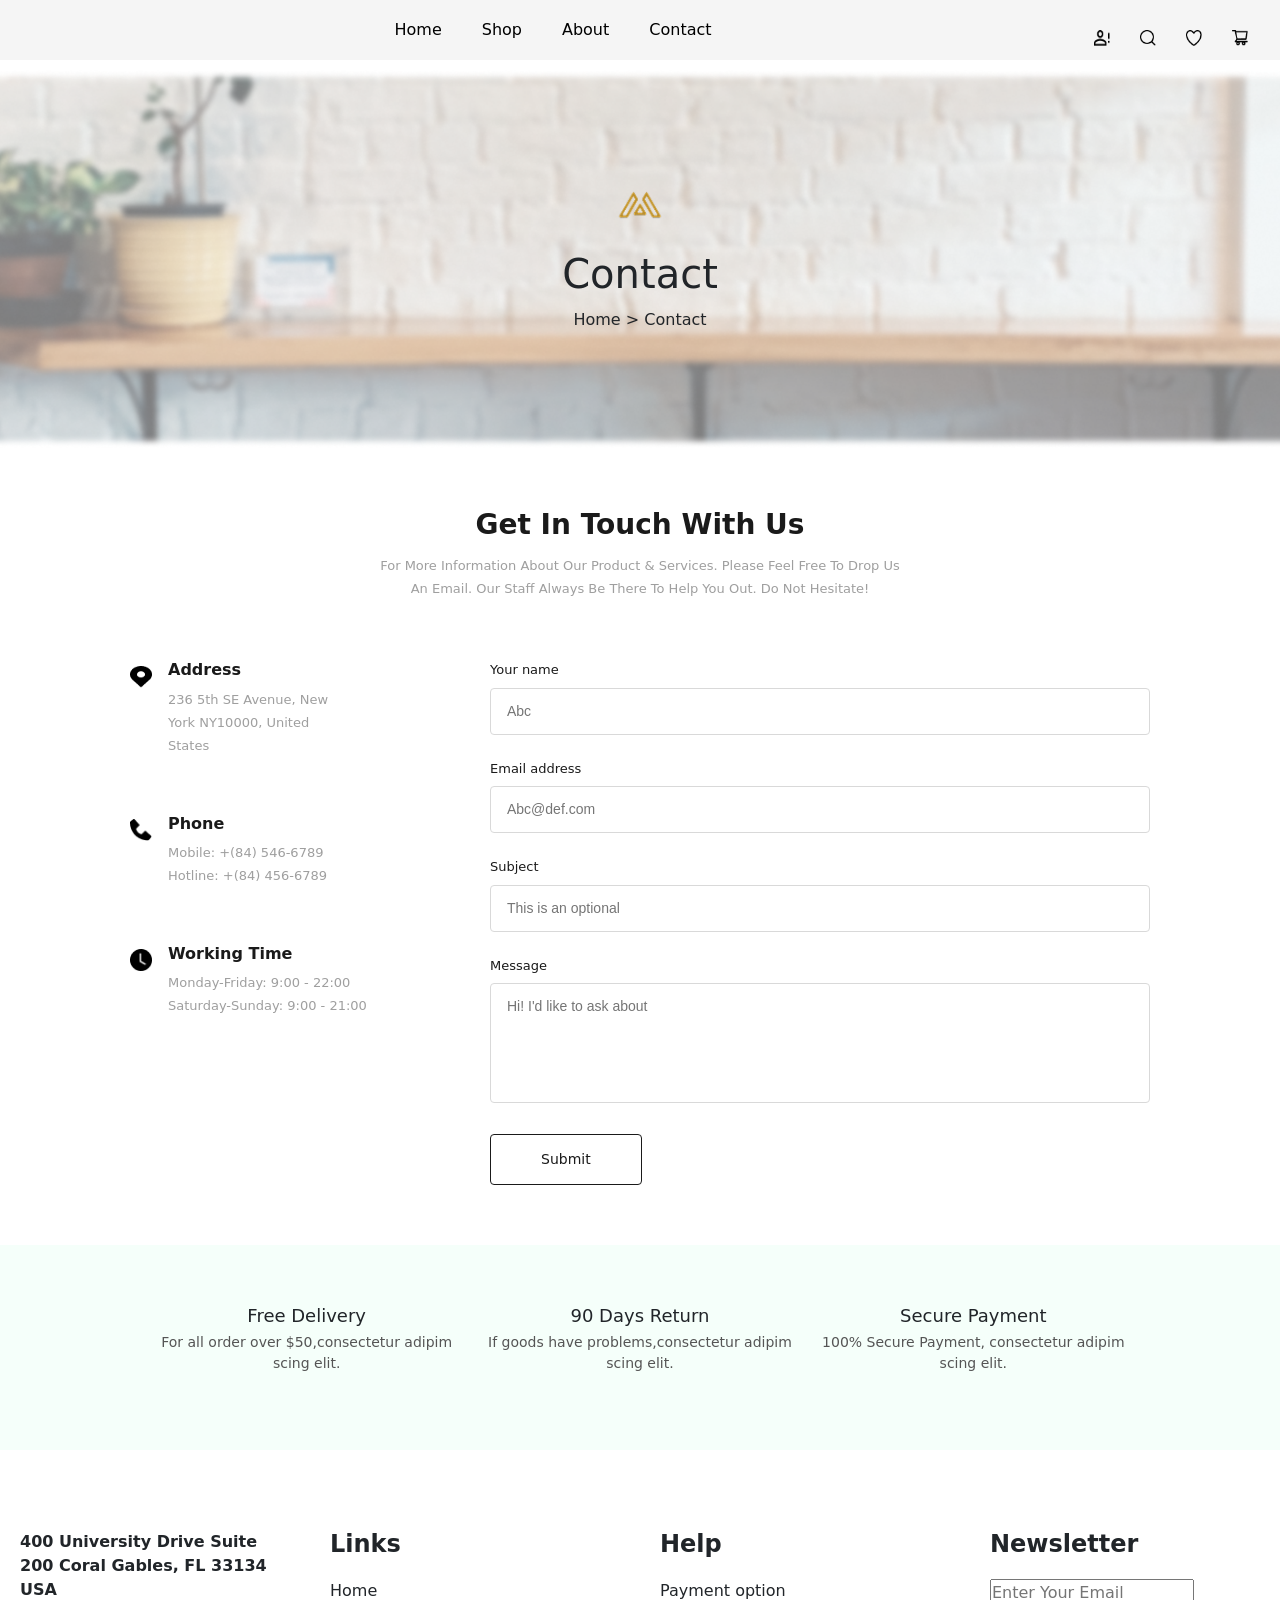
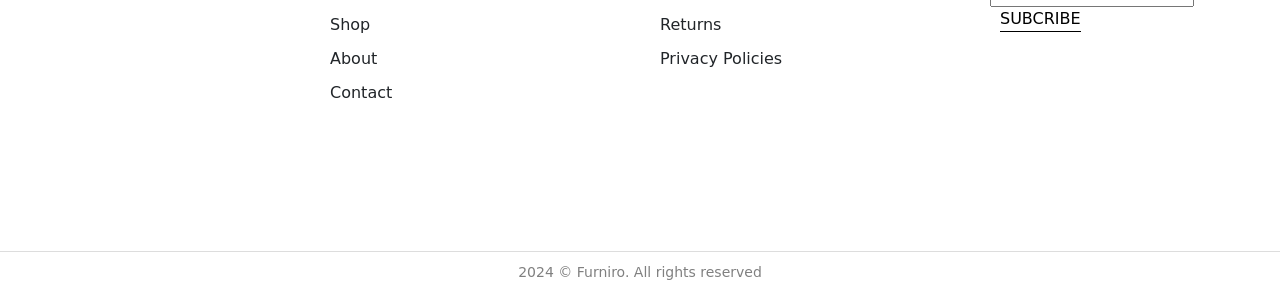
<file: contact.html>
<!doctype html>
<html lang="en">
  <head>
    <meta charset="utf-8">
    <meta name="viewport" content="width=device-width, initial-scale=1">
    <title>E-Commrece Website</title>
    <link rel="stylesheet" href="contact.css">
    <link href="https://cdn.jsdelivr.net/npm/bootstrap@5.3.8/dist/css/bootstrap.min.css" rel="stylesheet" integrity="sha384-sRIl4kxILFvY47J16cr9ZwB07vP4J8+LH7qKQnuqkuIAvNWLzeN8tE5YBujZqJLB" crossorigin="anonymous">
  </head>
  <body>
    <!-- NAVBAR -->
      <nav class="navbar navbar-expand-lg ">
        <div class="container-fluid">
            <!-- <a class="navbar-brand" href="#">Navbar</a> -->
            <button class="navbar-toggler" type="button" data-bs-toggle="collapse"
                data-bs-target="#navbarSupportedContent" aria-controls="navbarSupportedContent" aria-expanded="false"
                aria-label="Toggle navigation">
                <span class="navbar-toggler-icon"></span>
            </button>
            <div class="collapse navbar-collapse justify-content-between align-items-center"
                id="navbarSupportedContent">
                <ul class="navbar-nav mx-auto mb-2 mb-lg-0">
                    <li class="nav-item">
                        <a class="nav-link active" aria-current="page" href="index.html">Home</a>
                    </li>
                    <li class="nav-item">
                        <a class="nav-link active" aria-current="page" href="shop.html">Shop</a>
                    </li>
                    <li class="nav-item">
                        <a class="nav-link active" aria-current="page" href="about.html">About</a>
                    </li>
                    <li class="nav-item">
                        <a class="nav-link active" aria-current="page" href="contact.html">Contact</a>
                    </li>
                </ul>
                <!-- ICONS---CREATION -->
                <div class="icons">
                    <a href="myaccount.html"> <img src="Assissts/contact.png" alt=""></a>
                    <a href="#"> <img src="Assissts/search.png" alt=""></a>
                    <a href="#"> <img src="Assissts/Vector.png" alt=""></a>
                    <a href="cart.html"><img src="Assissts/cart.png" alt=""></a>
                </div>
            </div>
        </div>
    </nav>
    <!-- BANNER -->
      <section class="shop-banner">
        <div class="banner-content">
            <img src="Assissts/Meubel House_Logos-05.png" class="logo">
            <h1>Contact</h1>
            <p>Home > Contact</p>
        </div>
    </section>
    <!-- CONTACT SECTION -->
 <div class="contact-section">
  <div class="contact-heading">
    <h2>Get In Touch With Us</h2>
    <p>For More Information About Our Product & Services. Please Feel Free To Drop Us<br/>
    An Email. Our Staff Always Be There To Help You Out. Do Not Hesitate!</p>
  </div>
  <div class="contact-wrapper">
    <div class="contact-info">

      <div class="contact-info-item">
        <div class="contact-info-icon">
          <img src="Assissts/address-icon.png" alt="address" width="22" height="22"/>
        </div>
        <div class="contact-info-text">
          <h4>Address</h4>
          <p>236 5th SE Avenue, New<br/>York NY10000, United<br/>States</p>
        </div>
      </div>

      <div class="contact-info-item">
        <div class="contact-info-icon">
          <img src="Assissts/phone-icon.png" alt="phone" width="22" height="22"/>
        </div>
        <div class="contact-info-text">
          <h4>Phone</h4>
          <p>Mobile: +(84) 546-6789<br/>Hotline: +(84) 456-6789</p>
        </div>
      </div>

      <div class="contact-info-item">
        <div class="contact-info-icon">
          <img src="Assissts/clock-icon.png" alt="time" width="22" height="22"/>
        </div>
        <div class="contact-info-text">
          <h4>Working Time</h4>
          <p>Monday-Friday: 9:00 - 22:00<br/>Saturday-Sunday: 9:00 - 21:00</p>
        </div>
      </div>

    </div>

    <!-- دائیں طرف: Form -->
    <div class="contact-form">

      <div class="contact-field">
        <label>Your name</label>
        <input type="text" placeholder="Abc" class="contact-input"/>
      </div>

      <div class="contact-field">
        <label>Email address</label>
        <input type="email" placeholder="Abc@def.com" class="contact-input"/>
      </div>

      <div class="contact-field">
        <label>Subject</label>
        <input type="text" placeholder="This is an optional" class="contact-input"/>
      </div>

      <div class="contact-field">
        <label>Message</label>
        <textarea placeholder="Hi! I'd like to ask about" class="contact-textarea"></textarea>
      </div>

      <a href="#" class="contact-submit">Submit</a>

    </div>

  </div>

</div>
  <section class="features-section">
  <div class="container">
    <div class="features">
      <div class="feature-box">
        <h4>Free Delivery</h4>
        <p>For all order over $50,consectetur adipim scing elit.</p>
      </div>
      <div class="feature-box">
        <h4>90 Days Return</h4>
        <p>If goods have problems,consectetur adipim scing elit. </p>
      </div>
      <div class="feature-box">
        <h4> Secure Payment</h4>
        <p>100% Secure Payment, consectetur adipim scing elit.</p>
      </div>
    </div>
  </div>
</section>
<!-- FOOTER -->
 <footer class="footer">
      <div class="footer-container">
        <div class="footer-grid">
          <div class="footer-address">
            <p>400 University Drive Suite 200 Coral Gables,
FL 33134 USA</p>
          </div>
          <div class="footer-link">
            <h4>Links</h4>
            <ul>
              <li>Home</li>
              <li>Shop</li>
              <li>About</li>
              <li>Contact</li>
            </ul>
            </div>
             <div class="footer-help">
              <h4>Help</h4>
              <ul>
                <li>Payment option</li>
                <li>Returns</li>
                <li>Privacy Policies</li>
              </ul>
          </div>
          <div class="footer-news">
            <h4>Newsletter</h4>
            <input type="email" placeholder="Enter Your Email">
            <button class="footer-btn">SUBCRIBE</button>
          </div>
        </div>
      </div>
    </footer>
    <div class="footer-bottom">
<p>2024 © Furniro. All rights reserved</p>
</div>
    <script src="https://cdn.jsdelivr.net/npm/bootstrap@5.3.8/dist/js/bootstrap.bundle.min.js" integrity="sha384-FKyoEForCGlyvwx9Hj09JcYn3nv7wiPVlz7YYwJrWVcXK/BmnVDxM+D2scQbITxI" crossorigin="anonymous"></script>
  </body>
</html>
</file>
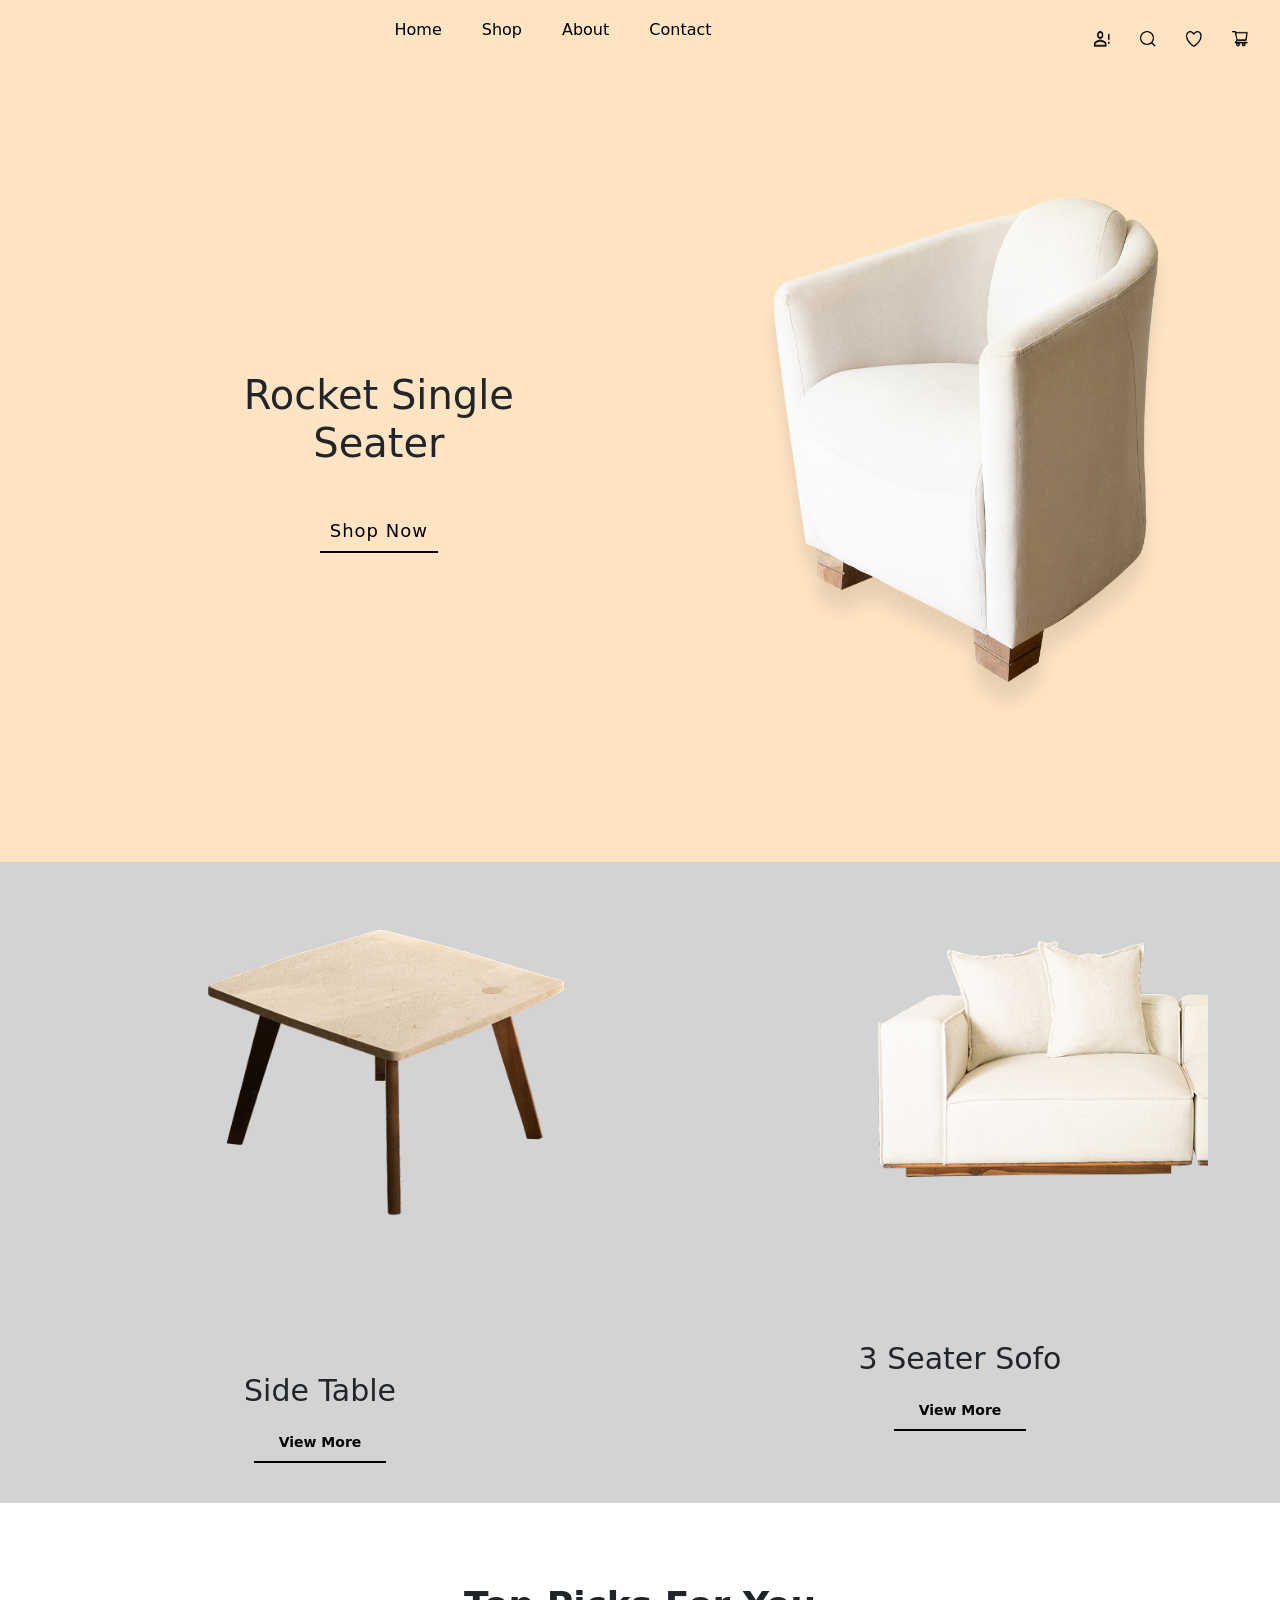
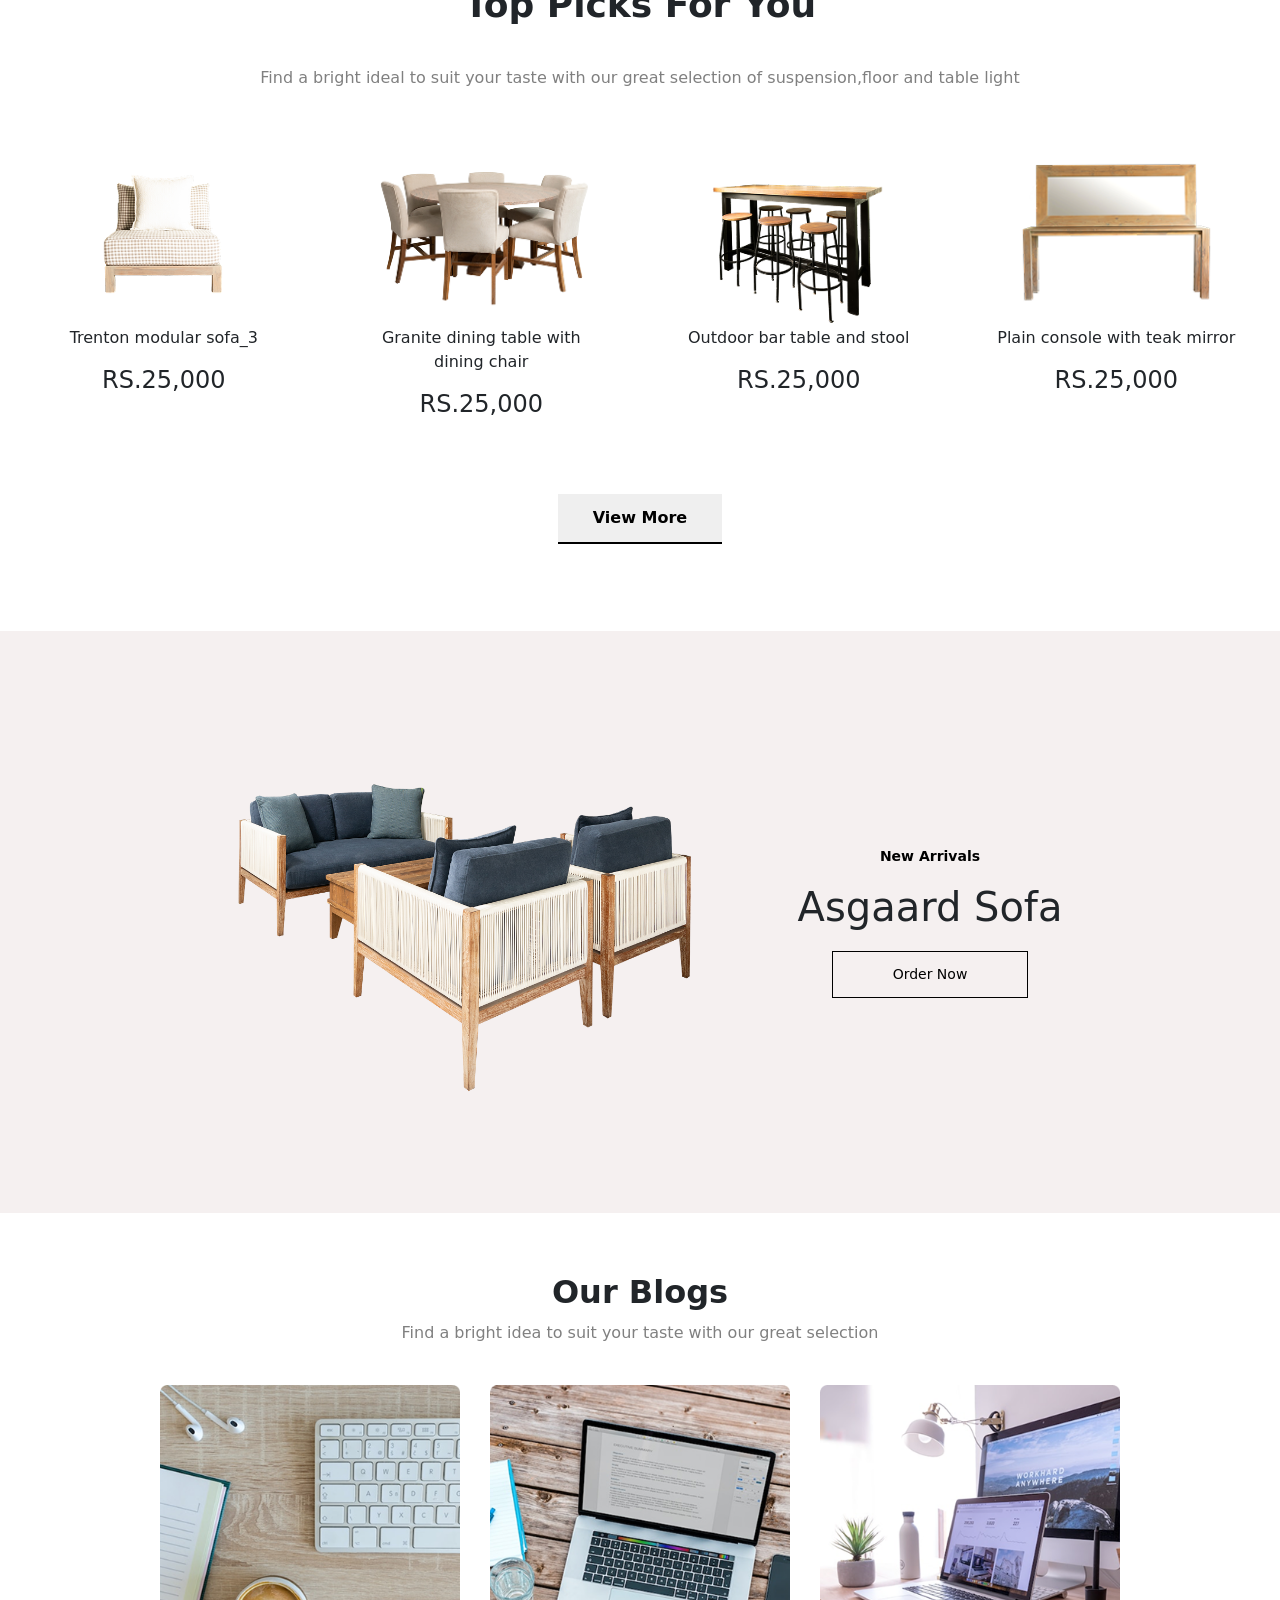
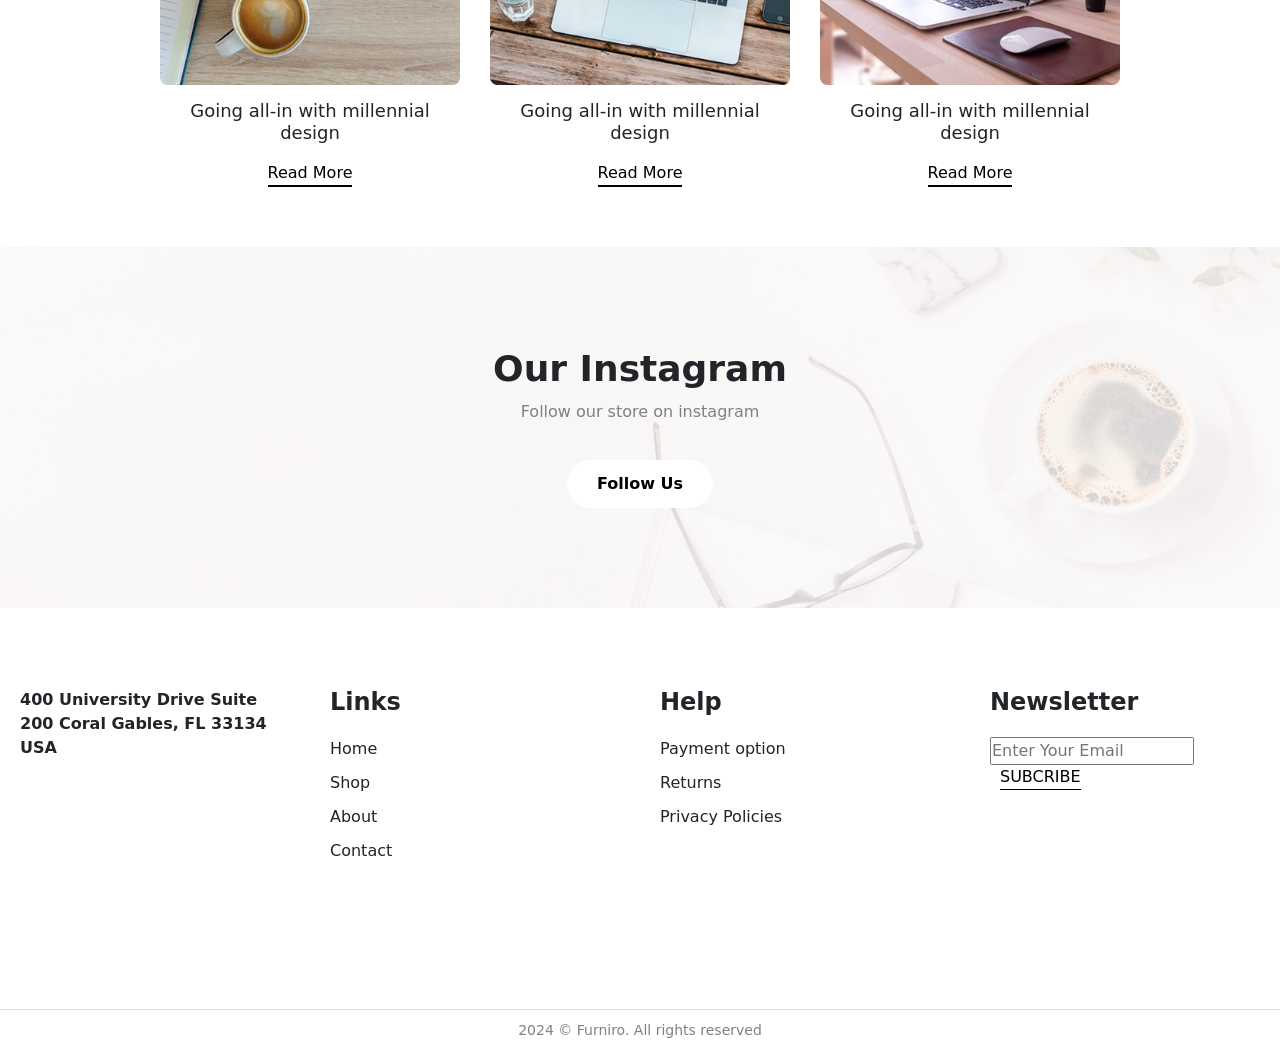
<file: home.html>
<!doctype html>
<html lang="en">

<head>
  <meta charset="utf-8">
  <meta name="viewport" content="width=device-width, initial-scale=1">
  <title>E-Commrece Website</title>
  <link href="https://cdn.jsdelivr.net/npm/bootstrap@5.3.8/dist/css/bootstrap.min.css" rel="stylesheet"
    integrity="sha384-sRIl4kxILFvY47J16cr9ZwB07vP4J8+LH7qKQnuqkuIAvNWLzeN8tE5YBujZqJLB" crossorigin="anonymous">
  <link rel="stylesheet" href="style.css">
</head>

<body>
  <!-- HOME PAGE -->
  <!-- NAVBAR --- CREATION -->
  <nav class="navbar navbar-expand-lg ">
    <div class="container-fluid">
      <!-- <a class="navbar-brand" href="#">Navbar</a> -->
      <button class="navbar-toggler" type="button" data-bs-toggle="collapse" data-bs-target="#navbarSupportedContent"
        aria-controls="navbarSupportedContent" aria-expanded="false" aria-label="Toggle navigation">
        <span class="navbar-toggler-icon"></span>
      </button>
      <div class="collapse navbar-collapse justify-content-between align-items-center" id="navbarSupportedContent">
        <ul class="navbar-nav mx-auto mb-2 mb-lg-0">
          <li class="nav-item">
            <a class="nav-link active" aria-current="page" href="home.html">Home</a>
          </li>
          <li class="nav-item">
            <a class="nav-link active" aria-current="page" href="shop.html">Shop</a>
          </li>
          <li class="nav-item">
            <a class="nav-link active" aria-current="page" href="about.html">About</a>
          </li>
          <li class="nav-item">
            <a class="nav-link active" aria-current="page" href="contact.html">Contact</a>
          </li>
        </ul>
        <!-- ICONS---CREATION -->
        <div class="icons">
          <a href="myaccount.html"> <img src="Assissts/contact.png" alt=""></a>
          <a href="#"> <img src="Assissts/search.png" alt=""></a>
          <a href=""><img src="Assissts/Vector.png" alt=""></a>
          <a href="cart.html"><img src="Assissts/cart.png" alt=""></a>
        </div>
      </div>
    </div>
  </nav>
  <!-- HERO----SECTION -->
  <section class="hero">
    <div class="hero-text">
      <h1> Rocket Single <span>Seater</span></h1>
      <button class="shop-btn">Shop Now</button>
    </div>
    <div class="hero-image">
      <img src="Assissts/sofa.png" alt="">
    </div>
  </section>
  <!-- CATEGORIES CREATION -->
  <section class="categories">
    <div class="category">
      <img src="Assissts/table.png" alt="">
      <h3>Side Table </h3>
      <button class="view-btn">View More</button>
    </div>
    <div class="category">
      <img src="Assissts/3 seater sofa.png" alt="">
      <h3> 3 Seater Sofo</h3>
      <button class="view-btn">View More</button>
    </div>
  </section>
  <!-- TOP PICKS CREATION -->
  <section class="top-picks">
    <div class="top-heading">
      <h2>Top Picks For You</h2>
      <p>Find a bright ideal to suit your taste with our great selection of suspension,floor and table light</p>
    </div>
    <div class="products">
      <div class="product-card">
        <img src="Assissts/Trenton modular sofa_3 1.png" alt="">
        <p>Trenton modular sofa_3 </p>
        <h4>RS.25,000</h4>
      </div>
      <div class="product-card">
        <img src="Assissts/Granite dining table with dining chair 1.png" alt="">
        <p>Granite dining table with dining chair </p>
        <h4>RS.25,000</h4>
      </div>
      <div class="product-card">
        <img src="Assissts/Outdoor bar table and stool 1.png" alt="">
        <p>Outdoor bar table and stool </p>
        <h4>RS.25,000</h4>
      </div>
      <div class="product-card">
        <img src="Assissts/Plain console with teak mirror 1.png" alt="">
        <p>Plain console with teak mirror </p>
        <h4>RS.25,000</h4>
      </div>
    </div>
    <div class="btn">
      <button> View More</button>
    </div>
  </section>
  <!-- ASGAARD SOFA CREATION -->
  <section class="asgaard-section">
    <div class="asgaard">
      <div class="asgaard-img">
        <img src="Assissts/Asgaard sofa 1.png" alt="">
      </div>
      <div class="asgaard-text">
        <p>New Arrivals</p>
        <h2> Asgaard Sofa</h2>
        <a href="single-product.html">
        <button>Order Now</button>
        </a>
      </div>
    </div>
  </section>
  <!-- OUR BLOG CREATION  -->
  <section class="blogs">

    <h2 class="blog-heading">Our Blogs</h2>
    <p class="blog-subtitle">Find a bright idea to suit your taste with our great selection</p>

    <div class="blog-container">

      <div class="blog-card">
        <img src="Assissts/Rectangle 13.png">
        <h4>Going all-in with millennial design</h4>
        <a href="#" class="read-more">Read More</a>
      </div>

      <div class="blog-card">
        <img src="Assissts/Rectangle 14.png">
        <h4>Going all-in with millennial design</h4>
        <a href="#" class="read-more">Read More</a>
      </div>


      <div class="blog-card">
        <img src="Assissts/Rectangle 15.png">
        <h4>Going all-in with millennial design</h4>
        <a href="#" class="read-more">Read More</a>
      </div>
  </section>
  <!-- OUR INSTAGRAM CREATION -->
  <section class="instagram-section">
    <div class="instagram-text">
      <h2>Our Instagram </h2>
      <p>Follow our store on instagram</p>
      <button class="insta-btn"> Follow Us</button>
    </div>
  </section>
  <!-- FOOTER CREATION -->
  <footer class="footer">
    <div class="footer-container">
      <div class="footer-grid">
        <div class="footer-address">
          <p>400 University Drive Suite 200 Coral Gables,
FL 33134 USA</p>
        </div>
        <div class="footer-link">
          <h4>Links</h4>
          <ul>
            <li>Home</li>
            <li>Shop</li>
            <li>About</li>
            <li>Contact</li>
          </ul>
        </div>
        <div class="footer-help">
          <h4>Help</h4>
          <ul>
            <li>Payment option</li>
            <li>Returns</li>
            <li>Privacy Policies</li>
          </ul>
        </div>
        <div class="footer-news">
          <h4>Newsletter</h4>
          <input type="email" placeholder="Enter Your Email">
          <button class="footer-btn">SUBCRIBE</button>
        </div>
      </div>
    </div>
  </footer>
  <div class="footer-bottom">
    <p>2024 © Furniro. All rights reserved</p>
  </div>


  <script src="https://cdn.jsdelivr.net/npm/bootstrap@5.3.8/dist/js/bootstrap.bundle.min.js"
    integrity="sha384-FKyoEForCGlyvwx9Hj09JcYn3nv7wiPVlz7YYwJrWVcXK/BmnVDxM+D2scQbITxI"
    crossorigin="anonymous"></script>
</body>

</html>
</file>
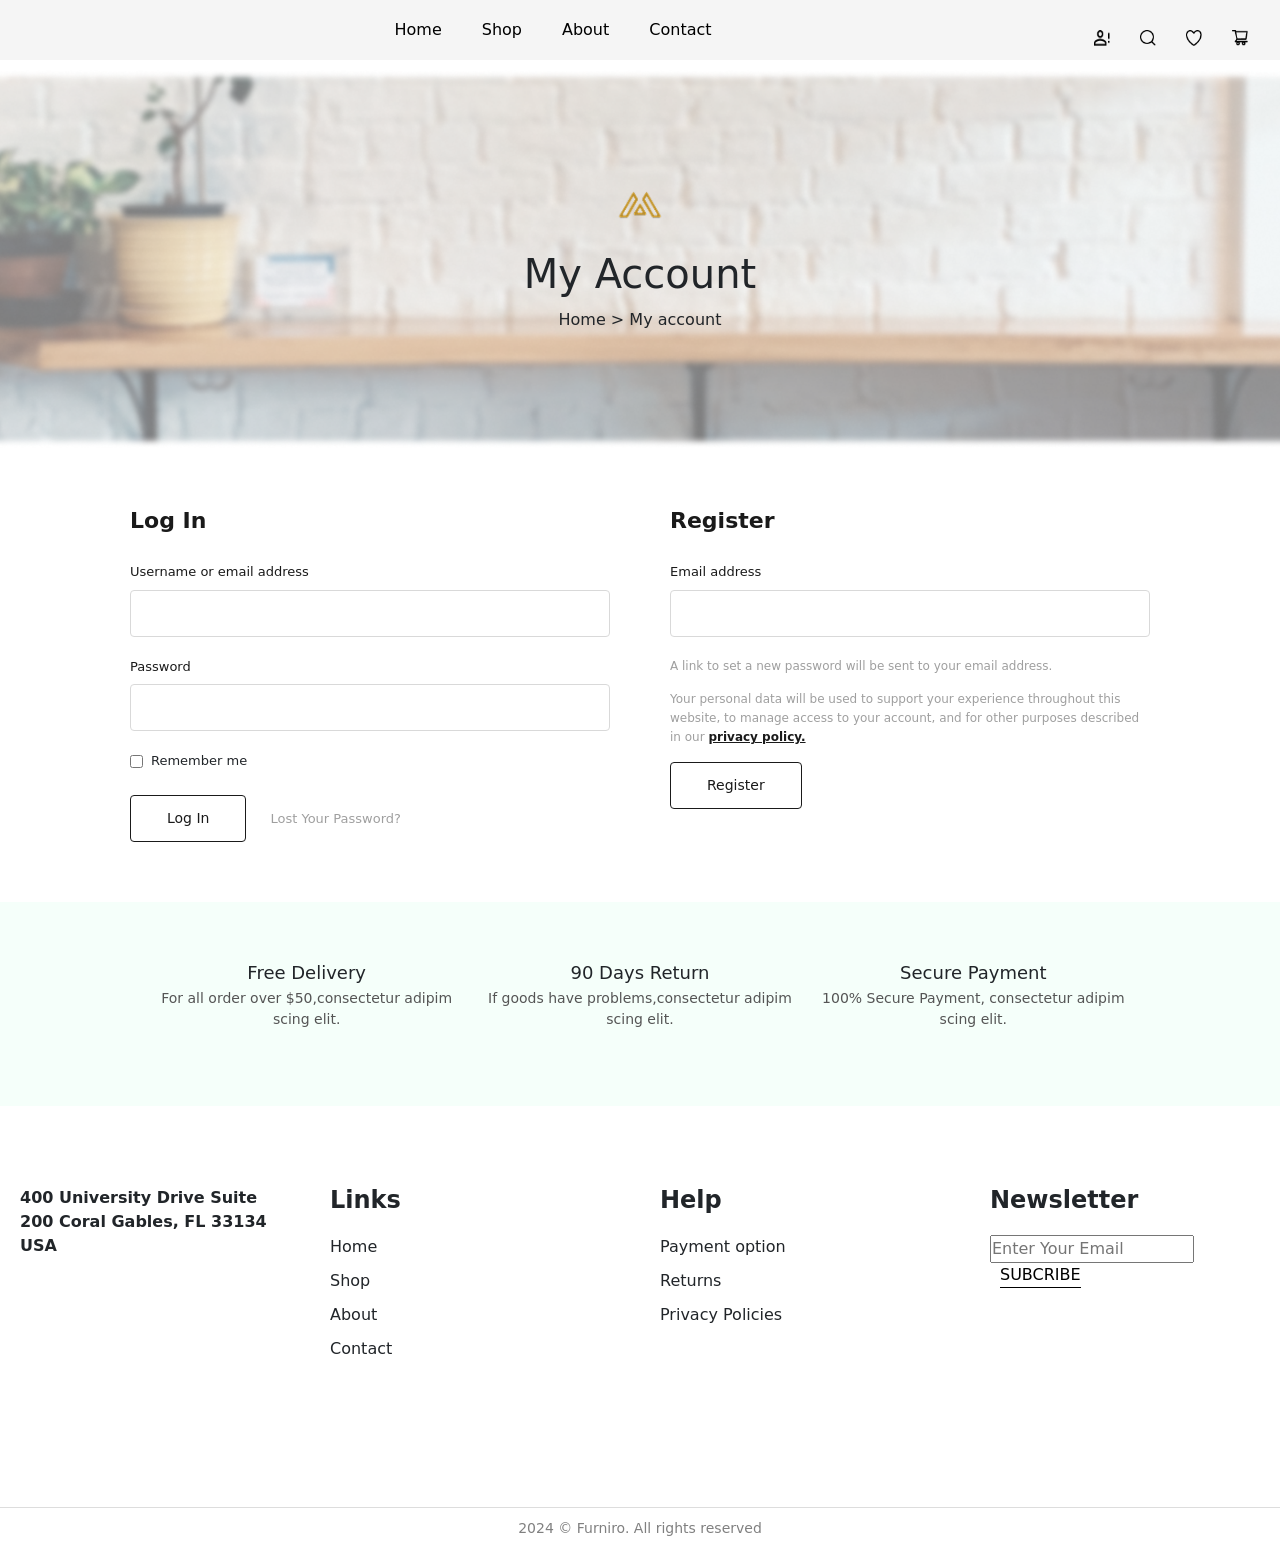
<file: myaccount.html>
<!doctype html>
<html lang="en">

<head>
  <meta charset="utf-8">
  <meta name="viewport" content="width=device-width, initial-scale=1">
  <title>E-Commrece Website</title>
  <link rel="stylesheet" href="account.css">
  <link href="https://cdn.jsdelivr.net/npm/bootstrap@5.3.8/dist/css/bootstrap.min.css" rel="stylesheet"
    integrity="sha384-sRIl4kxILFvY47J16cr9ZwB07vP4J8+LH7qKQnuqkuIAvNWLzeN8tE5YBujZqJLB" crossorigin="anonymous">
</head>

<body>
  <!-- NAVBAR CREATION -->
  <nav class="navbar navbar-expand-lg ">
    <div class="container-fluid">
      <!-- <a class="navbar-brand" href="#">Navbar</a> -->
      <button class="navbar-toggler" type="button" data-bs-toggle="collapse" data-bs-target="#navbarSupportedContent"
        aria-controls="navbarSupportedContent" aria-expanded="false" aria-label="Toggle navigation">
        <span class="navbar-toggler-icon"></span>
      </button>
      <div class="collapse navbar-collapse justify-content-between align-items-center" id="navbarSupportedContent">
        <ul class="navbar-nav mx-auto mb-2 mb-lg-0">
          <li class="nav-item">
            <a class="nav-link active" aria-current="page" href="index.html">Home</a>
          </li>
          <li class="nav-item">
            <a class="nav-link active" aria-current="page" href="shop.html">Shop</a>
          </li>
          <li class="nav-item">
            <a class="nav-link active" aria-current="page" href="about.html">About</a>
          </li>
          <li class="nav-item">
            <a class="nav-link active" aria-current="page" href="contact.html">Contact</a>
          </li>
        </ul>
        <!-- ICONS---CREATION -->
        <div class="icons">
          <a href="#"> <img src="Assissts/contact.png" alt=""></a>
          <a href=""><img src="Assissts/search.png" alt=""></a>
        <a href="#"> <img src="Assissts/Vector.png" alt=""></a>
        <a href="cart.html"><img src="Assissts/cart.png" alt=""></a>
      </div>
    </div>
    </div>
  </nav>
  <!-- ACCOUNT BANNER -->
  <section class="shop-banner">
    <div class="banner-content">
      <img src="Assissts/Meubel House_Logos-05.png" class="logo">
      <h1>My Account</h1>
      <p>Home > My account</p>
    </div>
  </section>
  <!-- FORM CREATION -->
  <div class="login-register-wrapper">

    <!-- Login Form -->
    <div class="login-box">
      <h2>Log In</h2>

      <div class="login-field">
        <label>Username or email address</label>
        <input type="text" class="login-input" />
      </div>

      <div class="login-field">
        <label>Password</label>
        <input type="password" class="login-input" />
      </div>

      <div class="login-remember">
        <input type="checkbox" id="remember" />
        <label for="remember">Remember me</label>
      </div>

      <div class="login-buttons">
        <a href="#" class="login-btn">Log In</a>
        <a href="#" class="login-lost">Lost Your Password?</a>
      </div>
    </div>

    <!-- Register Form -->
    <div class="register-box">
      <h2>Register</h2>

      <div class="register-field">
        <label>Email address</label>
        <input type="email" class="register-input" />
      </div>

      <p class="register-note">A link to set a new password will be sent to your email address.</p>
      <p class="register-note">Your personal data will be used to support your experience throughout this website, to
        manage access to your account, and for other purposes described in our <a href="#"
          class="register-policy">privacy policy.</a></p>

      <a href="#" class="register-btn">Register</a>
    </div>
  </div>
  <!-- features section -->
  <section class="features-section">
    <div class="container">
      <div class="features">
        <div class="feature-box">
          <h4>Free Delivery</h4>
          <p>For all order over $50,consectetur adipim scing elit.</p>
        </div>
        <div class="feature-box">
          <h4>90 Days Return</h4>
          <p>If goods have problems,consectetur adipim scing elit. </p>
        </div>
        <div class="feature-box">
          <h4> Secure Payment</h4>
          <p>100% Secure Payment, consectetur adipim scing elit.</p>
        </div>
      </div>
    </div>
  </section>
  </div>
  </section>
  <!-- FOOTER SECTION -->
  <!-- footer creation -->
  <!-- FOOTER CREATION -->
  <footer class="footer">
    <div class="footer-container">
      <div class="footer-grid">
        <div class="footer-address">
          <p>400 University Drive Suite 200 Coral Gables,
            FL 33134 USA</p>
        </div>
        <div class="footer-link">
          <h4>Links</h4>
          <ul>
            <li>Home</li>
            <li>Shop</li>
            <li>About</li>
            <li>Contact</li>
          </ul>
        </div>
        <div class="footer-help">
          <h4>Help</h4>
          <ul>
            <li>Payment option</li>
            <li>Returns</li>
            <li>Privacy Policies</li>
          </ul>
        </div>
        <div class="footer-news">
          <h4>Newsletter</h4>
          <input type="email" placeholder="Enter Your Email">
          <button class="footer-btn">SUBCRIBE</button>
        </div>
      </div>
    </div>
  </footer>
  <div class="footer-bottom">
    <p>2024 © Furniro. All rights reserved</p>
  </div>
  <script src="https://cdn.jsdelivr.net/npm/bootstrap@5.3.8/dist/js/bootstrap.bundle.min.js"
    integrity="sha384-FKyoEForCGlyvwx9Hj09JcYn3nv7wiPVlz7YYwJrWVcXK/BmnVDxM+D2scQbITxI"
    crossorigin="anonymous"></script>
</body>

</html>
</file>
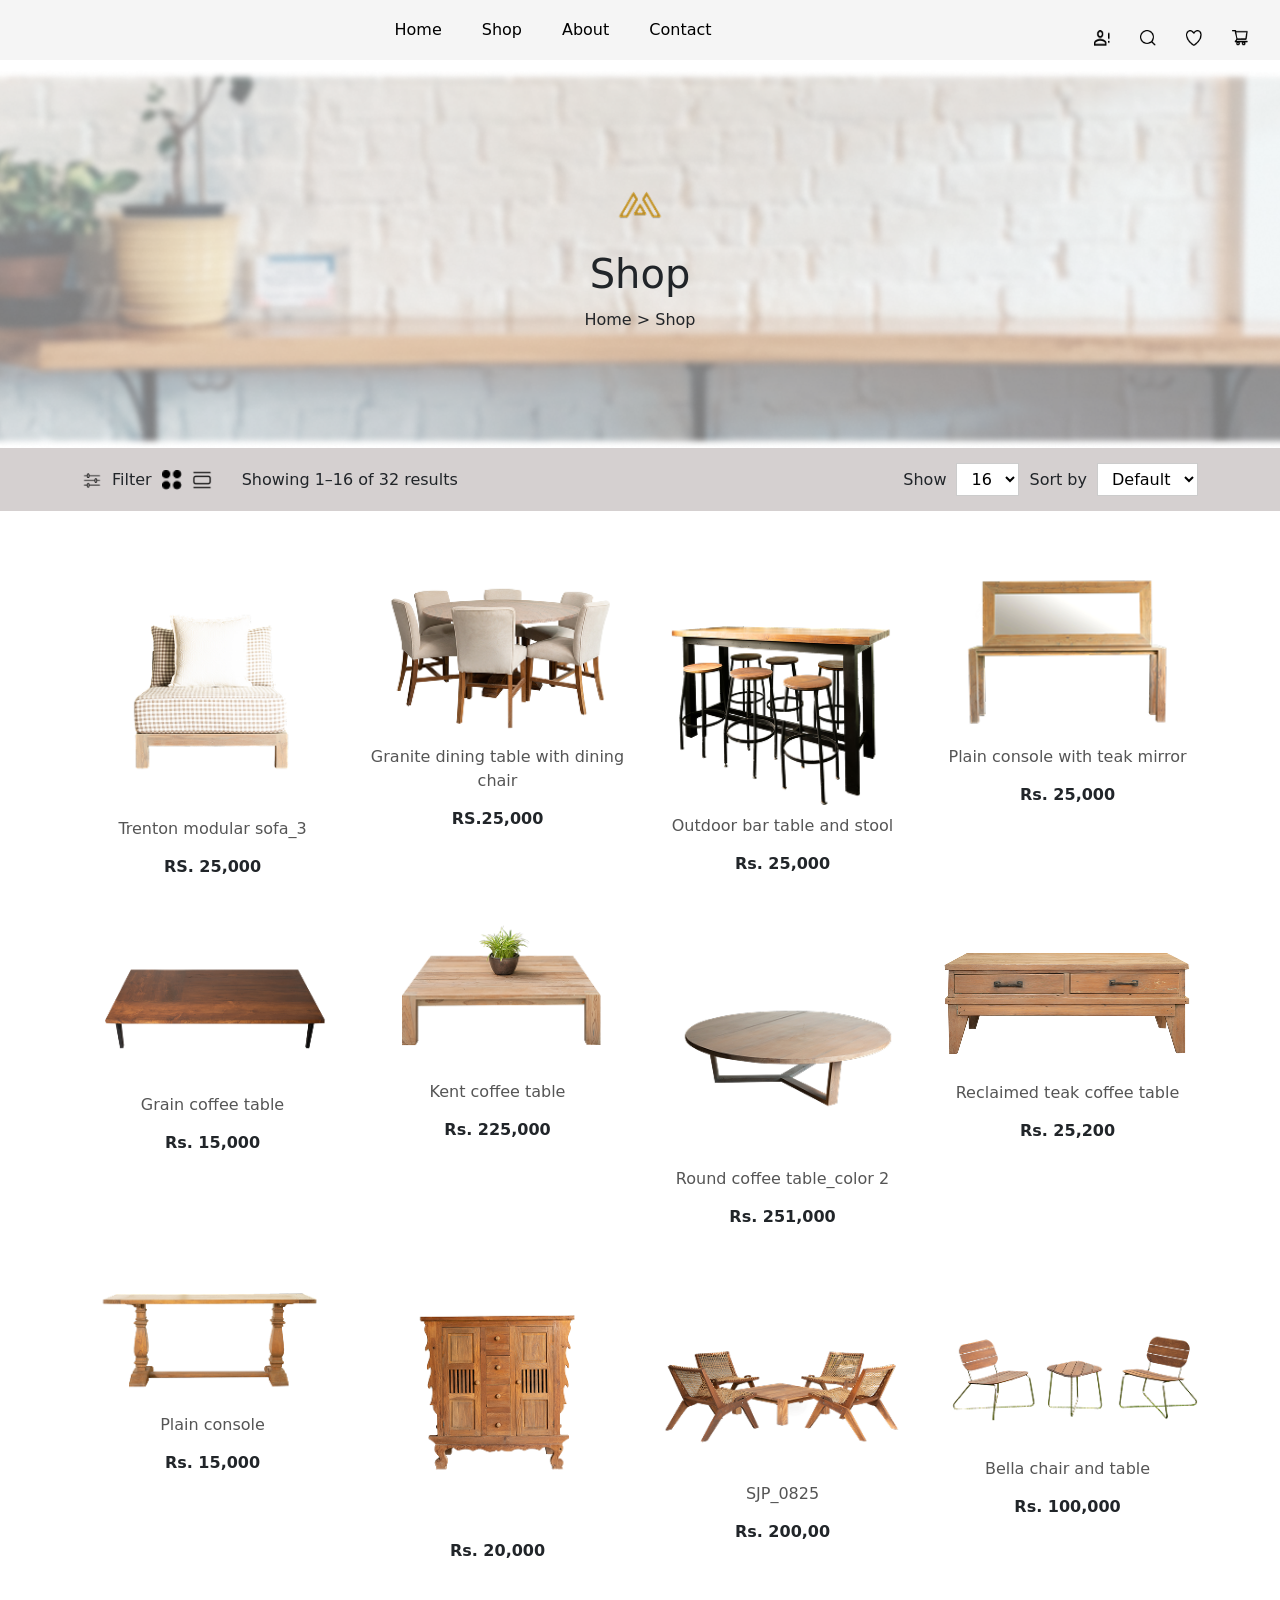
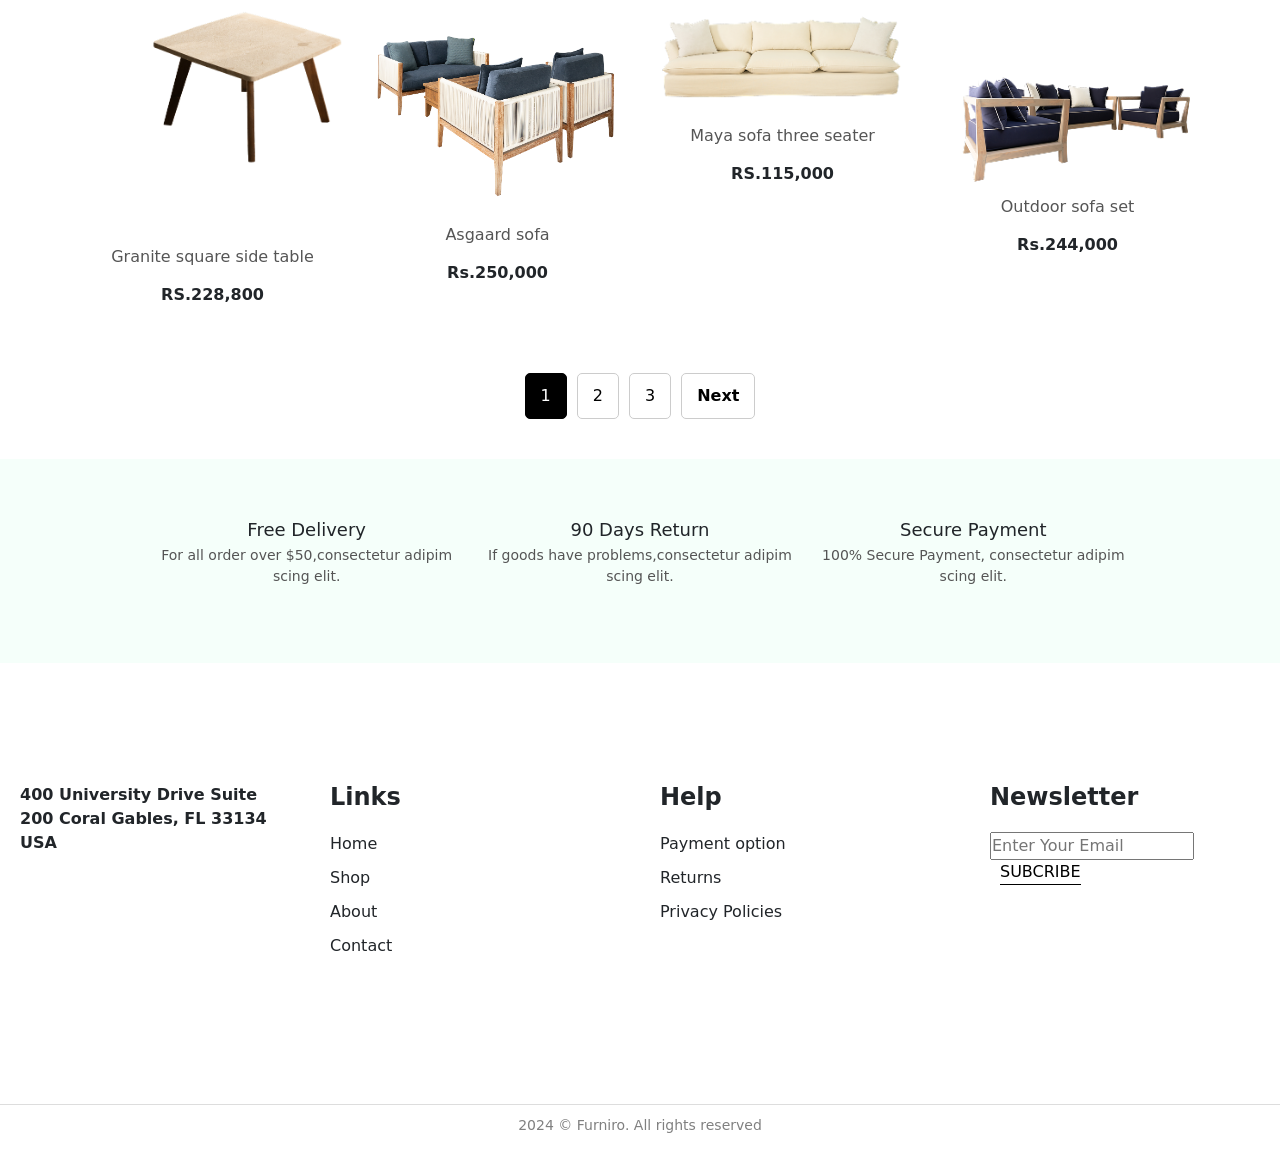
<file: shop.html>
<!doctype html>
<html lang="en">

<head>
    <meta charset="utf-8">
    <meta name="viewport" content="width=device-width, initial-scale=1">
    <title>E-Commrece Website</title>
    <link rel="stylesheet" href="shop.css">
    <link href="https://cdn.jsdelivr.net/npm/bootstrap@5.3.8/dist/css/bootstrap.min.css" rel="stylesheet"
        integrity="sha384-sRIl4kxILFvY47J16cr9ZwB07vP4J8+LH7qKQnuqkuIAvNWLzeN8tE5YBujZqJLB" crossorigin="anonymous">
</head>

<body>
    <!-- SHOP PAGE CREATION -->
    <!-- NAVBAR CREATION -->
    <nav class="navbar navbar-expand-lg ">
        <div class="container-fluid">
            <!-- <a class="navbar-brand" href="#">Navbar</a> -->
            <button class="navbar-toggler" type="button" data-bs-toggle="collapse"
                data-bs-target="#navbarSupportedContent" aria-controls="navbarSupportedContent" aria-expanded="false"
                aria-label="Toggle navigation">
                <span class="navbar-toggler-icon"></span>
            </button>
            <div class="collapse navbar-collapse justify-content-between align-items-center"
                id="navbarSupportedContent">
                <ul class="navbar-nav mx-auto mb-2 mb-lg-0">
                    <li class="nav-item">
                        <a class="nav-link active" aria-current="page" href="index.html">Home</a>
                    </li>
                    <li class="nav-item">
                        <a class="nav-link active" aria-current="page" href="shop.html">Shop</a>
                    </li>
                    <li class="nav-item">
                        <a class="nav-link active" aria-current="page" href="about.html">About</a>
                    </li>
                    <li class="nav-item">
                        <a class="nav-link active" aria-current="page" href="contact.html">Contact</a>
                    </li>
                </ul>
                <!-- ICONS---CREATION -->
                <div class="icons">
                    <a href="myaccount.html"> <img src="Assissts/contact.png" alt=""></a>
                    <a href=""><img src="Assissts/search.png" alt=""></a>
                <a href="#"> <img src="Assissts/Vector.png" alt=""></a>
                <a href="cart.html"><img src="Assissts/cart.png" alt=""></a>
            </div>
        </div>
        </div>
    </nav>
    <section class="shop-banner">
        <div class="banner-content">
            <img src="Assissts/Meubel House_Logos-05.png" class="logo">
            <h1>Shop</h1>
            <p>Home > Shop</p>
        </div>
    </section>
    <!-- TOP BAR CREATION -->
    <section class="product-top-bar">

        <div class="container">

            <div class="top-bar">

                <div class="top-left">
                    <img src="Assissts/system-uicons_filtering.png" class="icon">
                    <span>Filter</span>
                    <img src="Assissts/4dot.png" class="icon">
                    <img src="Assissts/bi_view-list.png" class="icon">

                    <p class="result-text">Showing 1–16 of 32 results</p>
                </div>
                <div class="top-right">

                    <label>Show</label>
                    <select>
                        <option>16</option>
                        <option>32</option>
                    </select>

                    <label>Sort by</label>
                    <select>
                        <option>Default</option>
                        <option>Price</option>
                        <option>Name</option>
                    </select>

                </div>

            </div>

        </div>

    </section>
    <!-- PRODUCTS LIST -->
    <section class="products">

        <div class="container">

            <!-- Row 1 -->
            <div class="row product-row">
                <div class="col-md-3 product-card">
                    <img src="Assissts/Trenton modular sofa_3 1.png" class="product-img">
                    <p>Trenton modular sofa_3</p>
                    <h6>RS. 25,000</h6>
                </div>
                <div class="col-md-3 product-card">
                    <img src="Assissts/Granite dining table with dining chair 1.png" class="product-img">
                    <p>Granite dining table with dining chair</p>
                    <h6>RS.25,000</h6>
                </div>
                <div class="col-md-3 product-card">
                    <img src="Assissts/Outdoor bar table and stool 1.png" class="product-img">
                    <p>Outdoor bar table and stool</p>
                    <h6>Rs. 25,000</h6>
                </div>
                <div class="col-md-3 product-card">
                    <img src="Assissts/Plain console with teak mirror 1.png" class="product-img">
                    <p>Plain console with teak mirror</p>
                    <h6>Rs. 25,000</h6>
                </div>
            </div>

            <!-- Row 2 -->
            <div class="row product-row">
                <div class="col-md-3 product-card">
                    <img src="Assissts/Grain coffee table 1.png" class="product-img">
                    <p>Grain coffee table</p>
                    <h6>Rs. 15,000</h6>
                </div>
                <div class="col-md-3 product-card">
                    <img src="Assissts/Kent coffee table 1.png" class="product-img">
                    <p>Kent coffee table</p>
                    <h6>Rs. 225,000</h6>
                </div>
                <div class="col-md-3 product-card">
                    <img src="Assissts/Round coffee table_color 2 1.png" class="product-img">
                    <p>Round coffee table_color 2</p>
                    <h6>Rs. 251,000</h6>
                </div>
                <div class="col-md-3 product-card">
                    <img src="Assissts/Reclaimed teak coffee table 1.png" class="product-img">
                    <p>Reclaimed teak coffee table</p>
                    <h6>Rs. 25,200</h6>
                </div>
            </div>

            <!-- Row 3 -->
            <div class="row product-row">
                <div class="col-md-3 product-card">
                    <img src="Assissts/Plain console_ 1.png" class="product-img">
                    <p>Plain console</p>
                    <h6>Rs. 15,000</h6>
                </div>
                <div class="col-md-3 product-card">
                    <img src="Assissts/Reclaimed teak Sideboard 1.png" class="product-img">
                    <p></p>
                    <h6>Rs. 20,000</h6>
                </div>
                <div class="col-md-3 product-card">
                    <img src="Assissts/SJP_0825  1.png" class="product-img">
                    <p>SJP_0825 </p>
                    <h6>Rs. 200,00</h6>

                </div>
                <div class="col-md-3 product-card">
                    <img src="Assissts/Bella chair and table 1.png" class="product-img">
                    <p>Bella chair and table</p>
                    <h6>Rs. 100,000</h6>
                </div>
            </div>

            <!-- Row 4 -->
            <div class="row product-row">
                <div class="col-md-3 product-card">
                    <img src="Assissts/table.png" class="product-img">
                    <p>Granite square side table</p>
                    <h6>RS.228,800</h6>
                </div>
                <div class="col-md-3 product-card">
                    <img src="Assissts/Asgaard sofa 1.png" class="product-img">
                    <p>Asgaard sofa</p>
                    <h6>Rs.250,000</h6>
                </div>
                <div class="col-md-3 product-card">
                    <img src="Assissts/Maya sofa three seater 1.png" class="product-img">
                    <p>Maya sofa three seater</p>
                    <h6>RS.115,000</h6>
                </div>
                <div class="col-md-3 product-card">
                    <img src="Assissts/Outdoor sofa set 1.png" class="product-img">
                    <p>Outdoor sofa set</p>
                    <h6>Rs.244,000</h6>
                </div>
            </div>

        </div>
        <div class="pagination-section">
            <div class="pagination">
                <a href="#" class="page active">1</a>
                <a href="#" class="page">2</a>
                <a href="#" class="page">3</a>
                <a href="#" class="page next">Next</a>
            </div>
        </div>
        <section class="features-section">
            <div class="container">
                <div class="features">
                    <div class="feature-box">
                        <h4>Free Delivery</h4>
                        <p>For all order over $50,consectetur adipim scing elit.</p>
                    </div>
                    <div class="feature-box">
                        <h4>90 Days Return</h4>
                        <p>If goods have problems,consectetur adipim scing elit. </p>
                    </div>
                    <div class="feature-box">
                        <h4> Secure Payment</h4>
                        <p>100% Secure Payment, consectetur adipim scing elit.</p>
                    </div>
                </div>
            </div>
        </section>
        </div>
    </section>
    <!-- footer creation -->
    <!-- FOOTER CREATION -->
    <footer class="footer">
        <div class="footer-container">
            <div class="footer-grid">
                <div class="footer-address">
                    <p>400 University Drive Suite 200 Coral Gables,
                        FL 33134 USA</p>
                </div>
                <div class="footer-link">
                    <h4>Links</h4>
                    <ul>
                        <li>Home</li>
                        <li>Shop</li>
                        <li>About</li>
                        <li>Contact</li>
                    </ul>
                </div>
                <div class="footer-help">
                    <h4>Help</h4>
                    <ul>
                        <li>Payment option</li>
                        <li>Returns</li>
                        <li>Privacy Policies</li>
                    </ul>
                </div>
                <div class="footer-news">
                    <h4>Newsletter</h4>
                    <input type="email" placeholder="Enter Your Email">
                    <button class="footer-btn">SUBCRIBE</button>
                </div>
            </div>
        </div>
    </footer>
    <div class="footer-bottom">
        <p>2024 © Furniro. All rights reserved</p>
    </div>
    <script src="https://cdn.jsdelivr.net/npm/bootstrap@5.3.8/dist/js/bootstrap.bundle.min.js"
        integrity="sha384-FKyoEForCGlyvwx9Hj09JcYn3nv7wiPVlz7YYwJrWVcXK/BmnVDxM+D2scQbITxI"
        crossorigin="anonymous"></script>
</body>

</html>
</file>
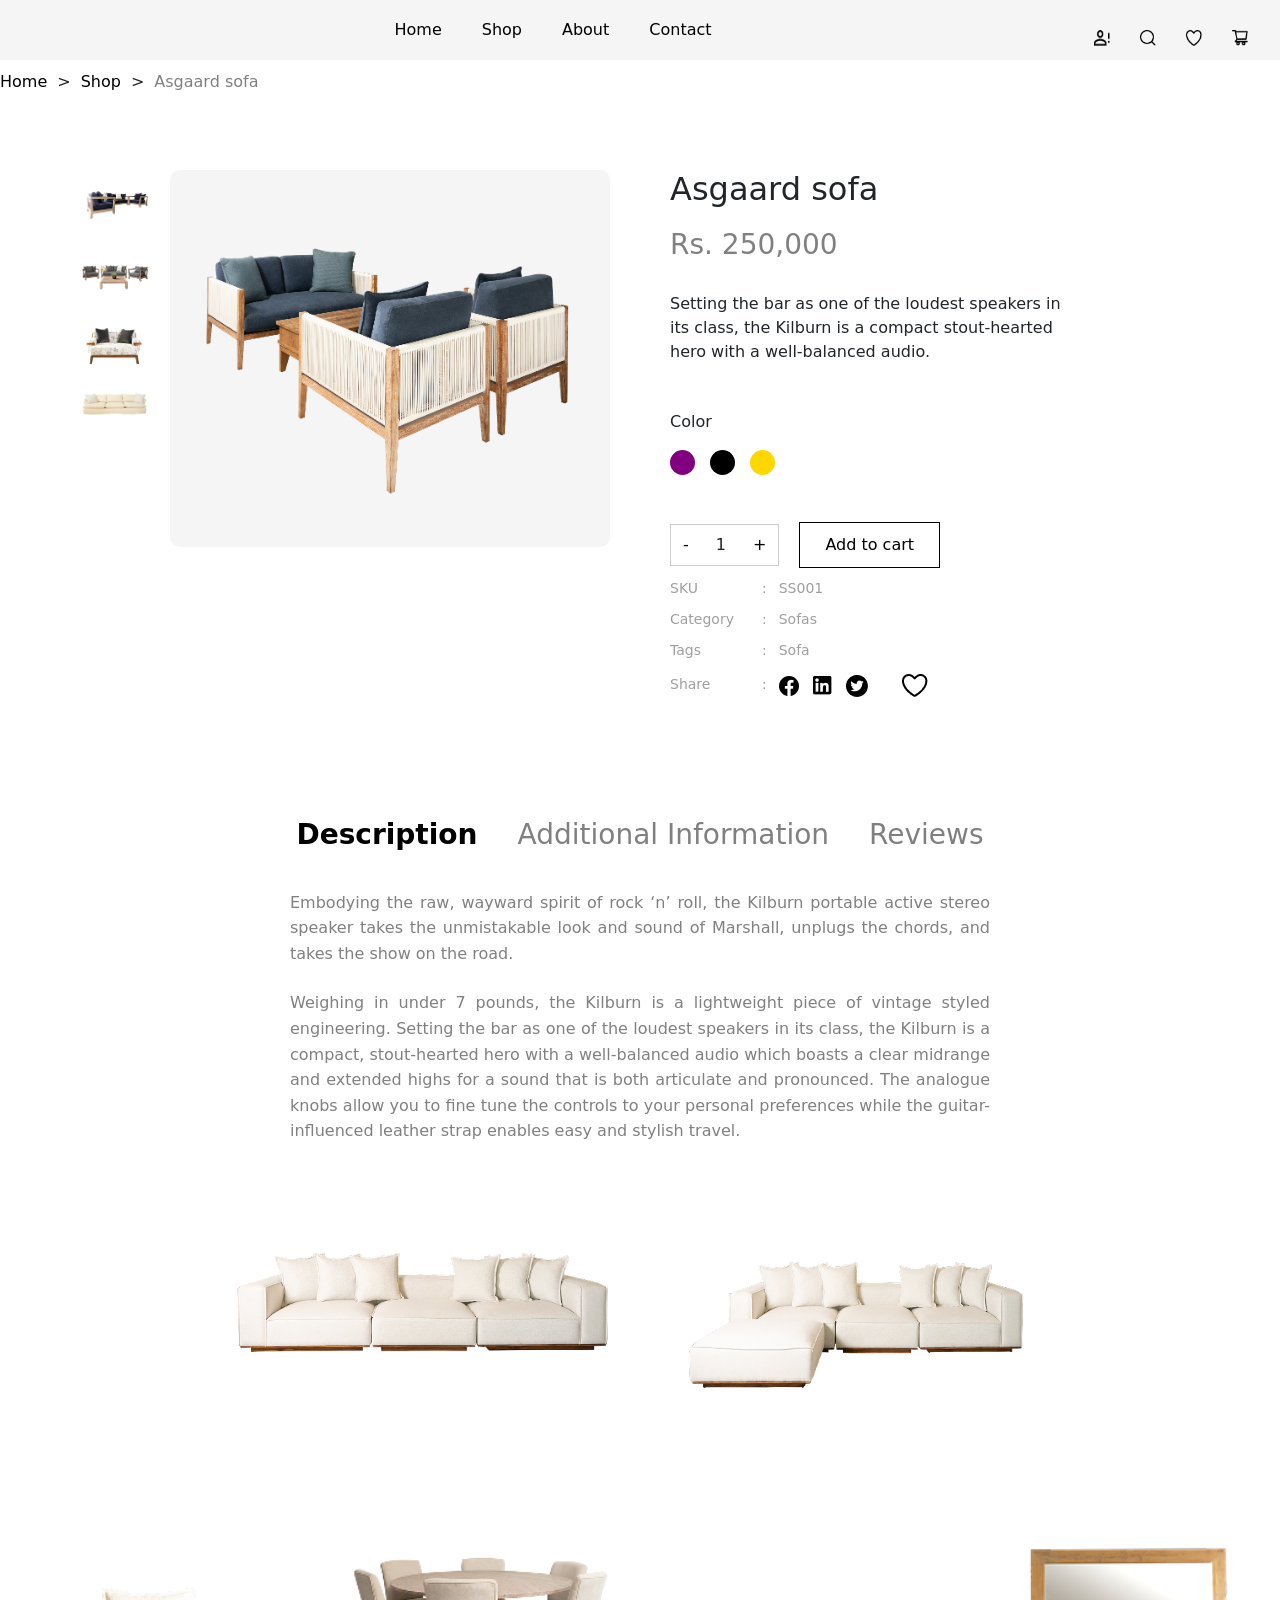
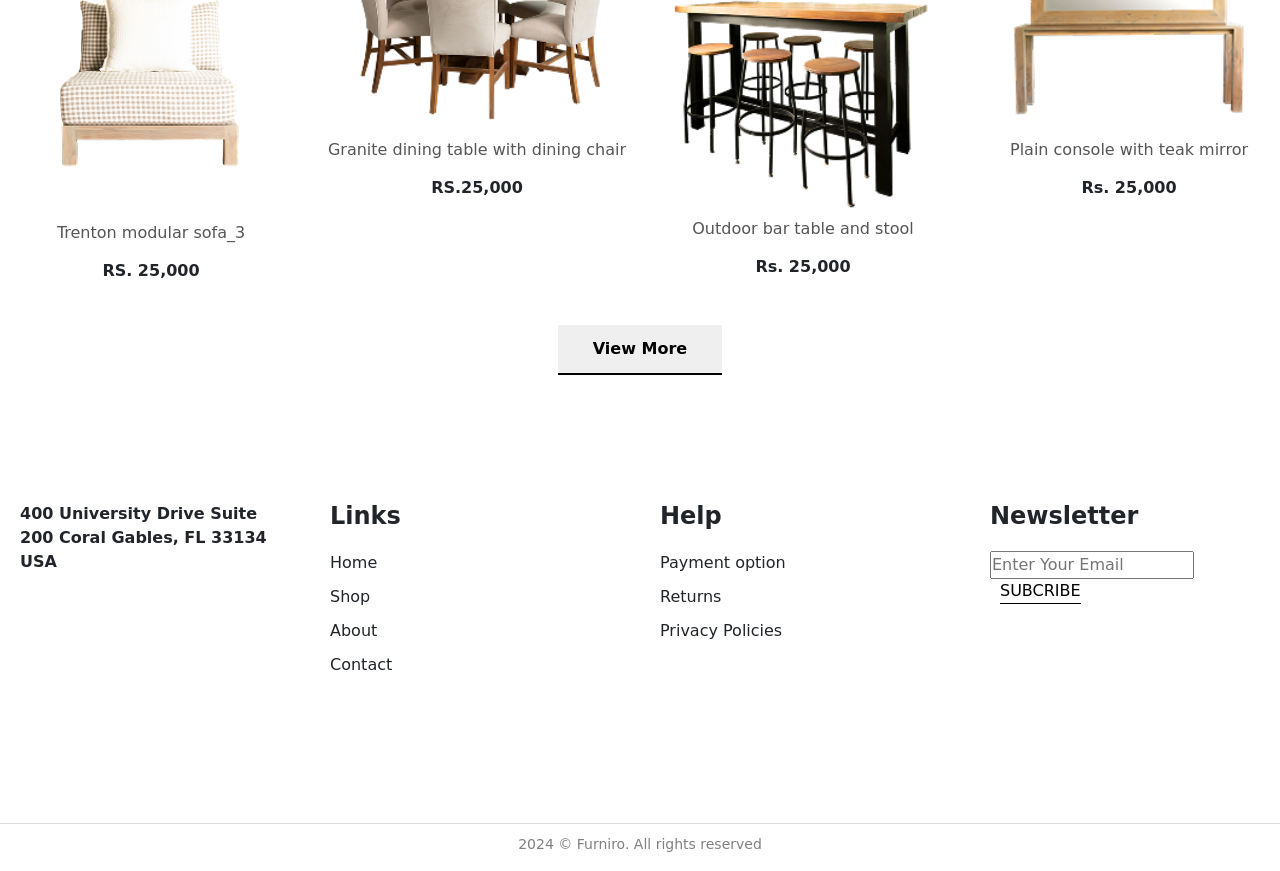
<file: single-product.html>
<!doctype html>
<html lang="en">

<head>
  <meta charset="utf-8">
  <meta name="viewport" content="width=device-width, initial-scale=1">
  <title>E-Commrece Website</title>
  <link rel="stylesheet" href="product.css">
  <link href="https://cdn.jsdelivr.net/npm/bootstrap@5.3.8/dist/css/bootstrap.min.css" rel="stylesheet"
    integrity="sha384-sRIl4kxILFvY47J16cr9ZwB07vP4J8+LH7qKQnuqkuIAvNWLzeN8tE5YBujZqJLB" crossorigin="anonymous">
</head>

<body>
  <nav class="navbar navbar-expand-lg ">
    <div class="container-fluid">
      <!-- <a class="navbar-brand" href="#">Navbar</a> -->
      <button class="navbar-toggler" type="button" data-bs-toggle="collapse" data-bs-target="#navbarSupportedContent"
        aria-controls="navbarSupportedContent" aria-expanded="false" aria-label="Toggle navigation">
        <span class="navbar-toggler-icon"></span>
      </button>
      <div class="collapse navbar-collapse justify-content-between align-items-center" id="navbarSupportedContent">
        <ul class="navbar-nav mx-auto mb-2 mb-lg-0">
          <li class="nav-item">
            <a class="nav-link active" aria-current="page" href="index.html">Home</a>
          </li>
          <li class="nav-item">
            <a class="nav-link active" aria-current="page" href="shop.html">Shop</a>
          </li>
          <li class="nav-item">
            <a class="nav-link active" aria-current="page" href="about.html">About</a>
          </li>
          <li class="nav-item">
            <a class="nav-link active" aria-current="page" href="contact.html">Contact</a>
          </li>
        </ul>
        <!-- ICONS---CREATION -->
        <div class="icons">
          <a href="myaccount.html"> <img src="Assissts/contact.png" alt=""></a>
          <a href=""><img src="Assissts/search.png" alt=""></a>
        <a href="#"> <img src="Assissts/Vector.png" alt=""></a>
        <a href="cart.html"><img src="Assissts/cart.png" alt=""></a>
      </div>
    </div>
    </div>
  </nav>
  <!-- BREADCRUMB CREATION -->
  <section class="breadcrumb">

    <a href="home.html">Home</a>

    <span>></span>

    <a href="shop.html">Shop</a>

    <span>></span>

    <p>Asgaard sofa</p>

  </section>
  <!-- product cart -->
  <section class="product-section">

    <div class="product-container">

      <!-- left images -->

      <div class="product-images">

        <div class="small-images">
          <img src="Assissts/Outdoor sofa set 1.png" alt="">
          <img src="Assissts/Outdoor sofa set_2 1.png" alt="">
          <img src="Assissts/Stuart sofa 1.png" alt="">
          <img src="Assissts/Maya sofa three seater 1.png" alt="">
        </div>

        <div class="main-image">
          <img src="Assissts/Asgaard sofa 1.png" alt="">
        </div>

      </div>


      <!-- right product info -->

      <div class="product-info">

        <h2>Asgaard sofa</h2>

        <h3>Rs. 250,000</h3>

        <p>
          Setting the bar as one of the loudest speakers in its class, the Kilburn is a compact stout-hearted
          hero with a well-balanced audio.
        </p>

        <div class="product-colors">

          <p>Color</p>

          <span class="color purple"></span>
          <span class="color black"></span>
          <span class="color gold"></span>

        </div>


        <div class="product-actions">

          <div class="quantity">
            <button>-</button>
            <span>1</span>
            <button>+</button>
          </div>

          <a href="#cart-popup" class="add-cart">Add to cart</a>


        </div>
        <div class="product-info">
          <div class="info-row">
            <span class="info-label">SKU</span>
            <span class="info-colon">:</span>
            <span class="info-text">SS001</span>
          </div>
          <div class="info-row">
            <span class="info-label">Category</span>
            <span class="info-colon">:</span>
            <span class="info-text">Sofas</span>
          </div>
          <div class="info-row">
            <span class="info-label">Tags</span>
            <span class="info-colon">:</span>
            <span class="info-text">Sofa</span>
          </div>
          <div class="info-row">
            <span class="info-label">Share</span>
            <span class="info-colon">:</span>
            <div class="info-share">
              <a href="#" class="info-share-icon"><img src="Assissts/facebook.png"></a>
              <a href="#" class="info-share-icon"><img src="Assissts/linkdin.png"></a>
              <a href="#" class="info-share-icon"><img src="Assissts/x.png"></a>
              <a href="#" class="info-heart-icon"><img src="Assissts/Vector.png"></a>
            </div>
          </div>
        </div>

      </div>

    </div>

  </section>
  <!-- DICRIPTION SECTION CREATION -->
  <section class="description-section">

    <div class="desc-tabs">

      <h3>Description</h3>
      <h3>Additional Information</h3>
      <h3>Reviews</h3>

    </div>

    <p class="desc-text">
      Embodying the raw, wayward spirit of rock ‘n’ roll, the Kilburn portable active stereo speaker takes the
      unmistakable look and sound of Marshall, unplugs the chords, and takes the show on the road.</p> </br>
    <p class="desc-text">
      Weighing in under 7 pounds, the Kilburn is a lightweight piece of vintage styled engineering. Setting the
      bar as one of the loudest speakers in its class, the Kilburn is a compact, stout-hearted hero with a
      well-balanced audio which boasts a clear midrange and extended highs for a sound that is both articulate and
      pronounced. The analogue knobs allow you to fine tune the controls to your personal preferences while the
      guitar-influenced leather strap enables easy and stylish travel.
    </p>

    <div class="desc-images">

      <img src="Assissts/Cloud sofa three seater + ottoman_2 1.png" alt="">
      <img src="Assissts/Cloud sofa three seater + ottoman_1 1.png" alt="">

    </div>

  </section>
  <!-- Related product section -->
  <section class="related-product">
    <div class="row product-row">
      <div class="col-md-3 product-card">
        <img src="Assissts/Trenton modular sofa_3 1.png" class="product-img">
        <p>Trenton modular sofa_3</p>
        <h6>RS. 25,000</h6>
      </div>
      <div class="col-md-3 product-card">
        <img src="Assissts/Granite dining table with dining chair 1.png" class="product-img">
        <p>Granite dining table with dining chair</p>
        <h6>RS.25,000</h6>
      </div>
      <div class="col-md-3 product-card">
        <img src="Assissts/Outdoor bar table and stool 1.png" class="product-img">
        <p>Outdoor bar table and stool</p>
        <h6>Rs. 25,000</h6>
      </div>
      <div class="col-md-3 product-card">
        <img src="Assissts/Plain console with teak mirror 1.png" class="product-img">
        <p>Plain console with teak mirror</p>
        <h6>Rs. 25,000</h6>
      </div>
    </div>
    <div class="btn">
      <button> View More</button>
    </div>
  </section>
  <!-- footer -->
  <footer class="footer">
    <div class="footer-container">
      <div class="footer-grid">
        <div class="footer-address">
          <p>400 University Drive Suite 200 Coral Gables,
            FL 33134 USA</p>
        </div>
        <div class="footer-link">
          <h4>Links</h4>
          <ul>
            <li>Home</li>
            <li>Shop</li>
            <li>About</li>
            <li>Contact</li>
          </ul>
        </div>
        <div class="footer-help">
          <h4>Help</h4>
          <ul>
            <li>Payment option</li>
            <li>Returns</li>
            <li>Privacy Policies</li>
          </ul>
        </div>
        <div class="footer-news">
          <h4>Newsletter</h4>
          <input type="email" placeholder="Enter Your Email">
          <button class="footer-btn">SUBCRIBE</button>
        </div>
      </div>
    </div>
  </footer>
  <div class="footer-bottom">
    <p>2024 © Furniro. All rights reserved</p>
  </div>

  <!-- Cart Popup -->
  <div id="cart-popup" class="popup-overlay">
    <div class="popup-box">

      <!-- Header -->
      <div class="popup-header">
        <h3>Shopping Cart</h3>
        <img src="Assissts/cart.png" alt="cart" class="popup-cart-icon" />
      </div>

      <hr class="popup-divider" />

      <!-- Product Item -->
      <div class="popup-item">
        <img src="Assissts/Asgaard sofa 1.png" alt="sofa" class="popup-img" />
        <div class="popup-info">
          <p class="popup-name">Asgaard sofa</p>
          <p class="popup-qty">1 &times; <span>Rs. 250,000.00</span></p>
        </div>
        <a href="#" class="popup-remove">&#10005;</a>
      </div>

      <!-- Subtotal -->
      <div class="popup-subtotal">
        <span>Subtotal</span>
        <span class="popup-price">Rs. 250,000.00</span>
      </div>

      <!-- Buttons -->
      <div class="popup-buttons">
        <a href="#" class="popup-btn">View Cart</a>
        <a href="checkout.html" class="popup-btn">Checkout</a>
      </div>

    </div>
  </div>
  <script src="https://cdn.jsdelivr.net/npm/bootstrap@5.3.8/dist/js/bootstrap.bundle.min.js"
    integrity="sha384-FKyoEForCGlyvwx9Hj09JcYn3nv7wiPVlz7YYwJrWVcXK/BmnVDxM+D2scQbITxI"
    crossorigin="anonymous"></script>
</body>

</html>
</file>
<file: style.css>
* {
    margin: 0;
    padding: 0;
    box-sizing: border-box;
}

body {
    margin: 0;
    overflow-x: hidden;
}

/* NAV BAR STYLE CREATE */

.navbar-nav .nav-link {
    font-size: 16px;
    font-weight: 500;
    padding: 10px 20px;
    margin: 0 12px;
    text-decoration: none;
    color:black;
    border-bottom: 2px solid transparent;
}
.navbar-nav .nav-link:hover {
    color:goldenrod;
    border-bottom: 2px solid goldenrod;
}

.navbar {
     background-color: bisque;
}

/* ICON CREATE */
.icons {
    display: flex;
    align-items: center;
    gap: 30px;
    margin-right: 20px;

}

@media screen {
    .icons {
        margin-top: 15px;
    }
}

.icons img {
    width: 16px;
    height: 16px;

}

/* HERO SECTION */

.hero {
    width: 100%;

    display: flex;
    align-items: center;
    font-size: 50px;
    justify-content: center;
    padding: 0px 60px;
    background-color: bisque;
    text-align: center;

}

.hero-text {
    font-size: 70px !important;
    font-weight: 800 !important;
    padding-left: 0 !important;
    text-align: center;
    width: 100%;
    line-height: 1.1 !important;

}

.hero-text h1 span {
    display: block;
}

.shop-btn {
    padding: 10px 10px;
    border: none;
    border-bottom: 2px solid black;
    color: black;
    font-size: 18px !important;
    font-weight: 700px !important;
    letter-spacing: 1px;
    background-color: transparent;
    font-family: inherit;

}
.hero-image img {
    width: 950px;
    max-width: 100%;
    height: 800px;
    transform: none;
}

@media (max-width:768px) {
    .hero {
        flex-direction: column;
        text-align: center;
        align-items: center;
        justify-content: center;
        padding: 20px;
    }

    .hero img {
        width: 100%;
        margin-top: 20px;
        max-width: 100%;
        height: auto;
    }

    .hero-text {
        font-size: 28px;
        margin-top: 0 auto;
        text-align: center;
        width: 100%;
    }
}

.categories {
    display: flex;
    width: 100vw;
}

.category {
    text-align: center;
    padding: 40px 10px;
    flex: 1;
    flex-direction: column;
    justify-content: center;
     background-color: lightgray;
}

.category img {
    width: 80%;
    max-width: 500px;
    margin-bottom: 10px;
}

.category h3 {
    margin-top: 15px;
    font-size: 30px;
    margin: 0;
}

.view-btn {
    margin-top: 15px;
    padding: 8px 25px;
    font-size: 14px;
    font-weight: bold;
    border: none;
    border-bottom: 2px solid black;
    background: transparent;
}

@media (max-width:768px) {
    .categories {
        flex-direction: column;

    }
    .category img {
        width: 90%;
    }
    .category {
        padding: 30px 0;
    }
}
.top-picks {
    padding: 80px 20px;
    text-align: center;
    width: 100%;
}
.top-heading h2 {
    font-size: 36px;
    font-weight: 700;
    background-color: none;
}
.top-heading p {
    color: gray;
    margin-top: 40px;
    background-color: none;
}
 .products {
    display: grid;
    width: 100%;
    grid-template-columns: repeat(auto-fit, minmax(250px, 1fr));
    gap: 30px;
}

.product-card {
    padding: 20px;
    background: white;
    box-sizing: border-box;
}

.product-card img {
    width: 100%;
    height: 200px;
    object-fit: contain;
}

.btn {
    text-align: center;
    margin-top: 40px;
}
.btn button {
    padding: 12px 35px ;
    font-size: 16px;
    font-weight: bold;
    border: none;
    border-bottom: 2px solid black;

}

@media (max-width:768px) {
    .products {
        grid-template-columns: 1fr;
        gap: 20px;
    }
    .product-card img {
        height: 180px;
    }
    .top-heading {
        font-size: 24px;
    }
}

/* ASGAARD SLTYLE */
.asgaard-section {
padding: 80px 20px;
background-color: #f5f0f0;
}
 .asgaard {
    display: flex;
    align-items: center;
    justify-content: center;
    gap:80px;
 }
 .asgaard-img img{
width: 500px;
 }
 .asgaard-text {
    text-align: center;
 }

 .asgaard-text p {
color:black;
font-size: 14px;
font-weight: bold;
 }
 .asgaard-text h2 {
    font-size: 40px;
    margin: 10px 0px 20px 0px;

 }
 .asgaard-text button {
    padding: 12px 60px;
    border: 1px solid black;
    background: none;
    font-size: 14px;
    
 }
 .asgaard-text button:hover {
    background: black;
    color: white;
    transition: 2s;
 }
 @media (max-width:768px) {
    .asgaard {
        flex-direction: column;
        text-align: center;
    }
    .asgaard-img {
        width: 100%;
        max-width: 100%;
        height: auto;
        overflow: hidden;
    }
    .asgaard-text {
        margin-top: 20px;
        text-align: center;
    }
    .asgaard-text h2 {
        font-size: 28px;
    }
    .asgaard-text button {
        padding: 10px 30px;
    }
 }
/* BLOGS STYLE */
.blogs {
padding:60px 5%;
text-align:center;
}

.blog-heading{
font-size:32px;
font-weight:bold;
margin-bottom:10px;
}

.blog-subtitle{
color:gray;
margin-bottom:40px;
}

.blog-container{
display:flex;
justify-content:center;
gap:30px;
flex-wrap:wrap;
}

.blog-card{
width:300px;
}

.blog-card img{
width:100%;
height:auto;
}

.blog-card h4{
margin-top:15px;
font-size:18px;
}

.read-more{
display:inline-block;
margin-top:10px;
text-decoration:none;
border-bottom:2px solid black;
font-weight:500;
color: black;
}
/* INSTAGRAM STYLE */
.instagram-section {
    background-image: url(Assissts/insta-background.png);
    background-size: cover;
    background-position: center;
    padding: 100px 20px;
    text-align: center;
}
.instagram-text h2 {
    font-size: 36px;
    font-weight: 700;
}
.instagram-text p {
    margin-top: 10px;
    color: gray;
}
.insta-btn {
    margin-top: 20px;
    padding: 12px 30px ;
    border-radius: 30px;
    border: none;
    background: white;
    font-weight: 600;
}
@media (max-width:768px) {
    .instagram-section {
        padding: 60px 20px;
    }
    .instagram-text h2 {
        font-size: 28px;
    }
    .instagram-text p {
        font-size: 14px;
    }
    .insta-btn {
        padding: 10px 25px;
        font-size: 14px;
    }
}
/* FOOTER STYLE */
.footer-address {
    padding-left: 20px;
    font-weight: bold;
}
.footer {
    padding: 80px 0px;
    background-color: #fff;
}
.footer-grid {
    display: grid;
    grid-template-columns: repeat(4,1fr);
    gap: 40px;
}
.footer h4 {
    margin-bottom: 20px;
    font-weight: 600;
}
.footer ul {
    list-style: none;
    padding: 0;
}
.footer ul li {
    margin-bottom: 10px;
}
.footer-news input P{
    border: none;
    border-bottom: 1px solid black;
    padding: 8px;
    outline: none;
}
.footer-btn {
    border: none;
    background: none;
    border-bottom: 1px solid black;
    margin-left: 10px;
}
.footer-bottom {
    border-top: 1px solid #ddd;
    margin-top: 50px;
    padding-top: 10px;
    text-align: center;
    font-size: 14px;
    color: gray;
}
@media (max-width:768px) {
    .footer-grid {
        grid-template-columns: 1fr;
        text-align: center;
    }
    .footer-news input {
        width: 100%;
    }

    .footer-btn {
        width: 100%;
        margin-left: 0;
        margin-top: 8px;
    }
}
</file>
<file: about.css>
* {
      margin: 0;
    padding: 0;
    box-sizing: border-box;
}
body {
     margin: 0;
    overflow-x: hidden;
    padding-top: 70px;
}
/* NAVBAR */
.navbar-nav .nav-link {
    font-size: 16px;
    font-weight: 500;
    padding: 10px 20px;
    margin: 0 12px;

}
.navbar-nav .nav-link:hover {
    color: goldenrod !important;
    border-bottom: 2px solid goldenrod;
}
.navbar {
    background-color:whitesmoke;
    position: fixed !important;
    top: 0;
    left: 0;
    width: 100%;
    z-index: 999;
}
.icons {
    display: flex;
    align-items: center;
    gap: 30px;
    margin-right: 20px;

}
.icons img {
    width: 16px;
    height: 16px;
}

@media screen {
    .icons {
        margin-top: 15px;
    }
}
/* TOP BANNER */
.shop-banner{
background-image:url("Assissts/Shop-banner.png");
background-size:cover;
background-position:center;
text-align:center;
padding:100px 0;
}

.shop-banner h1{
font-size:40px;
}

.shop-banner p{
margin-top:10px;
}
.logo {
    width: 70px;
    height: 70px;
    margin-bottom: 10px;
}
@media (max-width:576px) {
    .shop-banner {
        height: 200px;
        background-size: cover;
        background-position: center;
        padding: 40px 10px;
    }
    .logo {
        width: 50px;
        height: 50px;
    }
    .shop-banner h1 {
        font-size: 20px;
    }
    .shop-banner p {
        font-size: 14px;
    }
}
/* ===== BLOG WRAPPER ===== */
.blog-wrapper {
  display: flex;
  gap: 60px;
  max-width: 1100px;
  margin: 60px auto;
  padding: 0 40px;
  align-items: start;
}

/* ===== BLOG POSTS ===== */
.blog-posts {
  flex: 1;
}

.blog-post {
  margin-bottom: 60px;
}

.blog-img {
  width: 100%;
  height: 380px;
  object-fit: cover;
  border-radius: 8px;
  margin-bottom: 20px;
}

.blog-meta {
  display: flex;
  gap: 20px;
  align-items: center;
  margin-bottom: 14px;
}

.blog-author,
.blog-date,
.blog-tag {
  font-size: 13px;
  color: #9F9F9F;
  display: flex;
  align-items: center;
  gap: 6px;
}

.blog-title {
  font-size: 22px;
  font-weight: 700;
  color: #1a1a1a;
  margin-bottom: 14px;
}

.blog-desc {
  font-size: 14px;
  color: #9F9F9F;
  line-height: 1.8;
  margin-bottom: 20px;
}

.blog-read {
  font-size: 14px;
  color: #1a1a1a;
  font-weight: 600;
  text-decoration: none;
  border-bottom: 1px solid #1a1a1a;
  padding-bottom: 2px;
}

.blog-read:hover {
  color: #B88E2F;
  border-color: #B88E2F;
}

/* ===== SIDEBAR ===== */
.blog-sidebar {
  width: 280px;
  flex-shrink: 0;
}

/* Search */
.sidebar-search {
  position: relative;
  margin-bottom: 40px;
}

.sidebar-search-input {
  width: 100%;
  padding: 12px 40px 12px 16px;
  border: 1px solid #D9D9D9;
  border-radius: 4px;
  font-size: 14px;
  outline: none;
}

.sidebar-search-input:focus {
  border-color: #B88E2F;
}

.sidebar-search-icon {
  position: absolute;
  right: 12px;
  top: 50%;
  transform: translateY(-50%);
  cursor: pointer;
}

/* Sidebar Box */
.sidebar-box {
  margin-bottom: 40px;
}

.sidebar-title {
  font-size: 18px;
  font-weight: 700;
  color: #1a1a1a;
  margin-bottom: 20px;
}

/* Categories */
.sidebar-category {
  display: flex;
  justify-content: space-between;
  padding: 10px 0;
  font-size: 14px;
  color: #9F9F9F;
  border-bottom: 1px solid #F4F4F4;
}

.sidebar-category:last-child {
  border-bottom: none;
}

/* Recent Posts */
.recent-post {
  display: flex;
  gap: 14px;
  align-items: center;
  margin-bottom: 20px;
}

.recent-img {
  width: 70px;
  height: 70px;
  border-radius: 6px;
  object-fit: cover;
  flex-shrink: 0;
}

.recent-text p {
  font-size: 13px;
  font-weight: 500;
  color: #1a1a1a;
  margin-bottom: 4px;
  line-height: 1.5;
}

.recent-text span {
  font-size: 12px;
  color: #9F9F9F;
}

/* ===== MOBILE ===== */
@media (max-width: 768px) {
  .blog-wrapper {
    flex-direction: column;
    padding: 0 20px;
    margin: 30px auto;
  }

  .blog-sidebar {
    width: 100%;
  }

  .blog-img {
    height: 220px;
  }

  .blog-title {
    font-size: 18px;
  }
}
/* Pagination style */
.pagination-section{
 display: flex;
  margin-top: 30px;
  justify-content: center;
}

.pagination a.page{
  display: inline-block;
  margin: 0 5px;
  padding: 10px 15px;
  border: 1px solid #ccc;
  border-radius: 5px;
  background: #fff;
  color: #000;
  text-decoration: none;
  font-weight: 500;
  transition: all 0.3s ease;
}

.pagination a.page:hover{
  background: #000;
  color: #fff;
  border-color: #000;
}
.pagination a.page.active{
  background: #000;
  color: #fff;
  border-color: #000;
}
.pagination a.page.next{
  font-weight: bold;
}
@media(max-width:576px){
  .pagination a.page{
    padding: 8px 12px;
    margin: 3px;
    font-size: 14px;
  }
  .pagination-section{
    margin-top: 20px;
  }
}
.features-section {
    background-color: mintcream;
    padding: 60px 0;
    margin-top: 40px;
}
.features{
  display: flex;
  justify-content: space-between;
  align-items: center;
  flex-wrap: wrap;
  max-width: 1000px;
  margin: 0 auto;
}

.feature-box{
    text-align: center;
    flex: 1 1 200px;
    margin: 0 10px;
}

.feature-box img{
  width: 60px;
  height: 60px;
  margin-bottom: 10px;
}

.feature-box h4{
  font-size: 18px;
  margin-bottom: 5px;
}

.feature-box p{
  font-size: 14px;
  color: #555;
}
@media(max-width:768px){
  .features{
   justify-content: center;
  }
  .feature-box{
    flex: 1 1 150px;
    margin: 10px;
  }
}
/* footer style */
.footer-address {
    padding-left: 20px;
    font-weight: bold;
}
.footer {
    padding: 80px 0px;
    background-color: #fff;
}
.footer-grid {
    display: grid;
    grid-template-columns: repeat(4,1fr);
    gap: 40px;
}
.footer h4 {
    margin-bottom: 20px;
    font-weight: 600;
}
.footer ul {
    list-style: none;
    padding: 0;
}
.footer ul li {
    margin-bottom: 10px;
}
.footer-news input P{
    border: none;
    border-bottom: 1px solid black;
    padding: 8px;
    outline: none;
}
.footer-btn {
    border: none;
    background: none;
    border-bottom: 1px solid black;
    margin-left: 10px;
}
.footer-bottom {
    border-top: 1px solid #ddd;
    margin-top: 50px;
    padding-top: 10px;
    text-align: center;
    font-size: 14px;
    color: gray;
}
@media (max-width:768px) {
    .footer-grid {
        grid-template-columns: 1fr;
        text-align: center;
    }
    .footer-news input {
        width: 100%;
    }
    
    .footer-btn {
        width: 100%;
        margin-left: 0;
        margin-top: 8px;
    }
}
</file>
<file: cart.css>
* {
      margin: 0;
    padding: 0;
    box-sizing: border-box;
}
body {
     margin: 0;
    overflow-x: hidden;
    padding-top: 70px;
}
/* NAVBAR */
.navbar-nav .nav-link {
    font-size: 16px;
    font-weight: 500;
    padding: 10px 20px;
    margin: 0 12px;

}
.navbar-nav .nav-link:hover {
    color: goldenrod !important;
    border-bottom: 2px solid goldenrod;
}
.navbar {
    background-color:whitesmoke;
    position: fixed !important;
    top: 0;
    left: 0;
    width: 100%;
    z-index: 999;
}
.icons {
    display: flex;
    align-items: center;
    gap: 30px;
    margin-right: 20px;

}
.icons img {
    width: 16px;
    height: 16px;
}

@media screen {
    .icons {
        margin-top: 15px;
    }
}
/* BANNER */
.shop-banner{
background-image:url("Assissts/Shop-banner.png");
background-size:cover;
background-position:center;
text-align:center;
padding:100px 0;
}

.shop-banner h1{
font-size:40px;
}

.shop-banner p{
margin-top:10px;
}
.logo {
    width: 70px;
    height: 70px;
    margin-bottom: 10px;
}
@media (max-width:576px) {
    .shop-banner {
        height: 200px;
        background-size: cover;
        background-position: center;
        padding: 40px 10px;
    }
    .logo {
        width: 50px;
        height: 50px;
    }
    .shop-banner h1 {
        font-size: 20px;
    }
    .shop-banner p {
        font-size: 14px;
    }
}
/* CART SECTION STYLE */
.cart-section {
  display: flex;
  gap: 30px;
  max-width: 1100px;
  margin: 60px auto;
  padding: 0 40px;
  align-items: start;
}

.cart-table-box {
  flex: 1;
  overflow-x: auto;
}

.cart-table {
  width: 100%;
  border-collapse: collapse;
  background: #FAF8F4;
}

.cart-table thead {
  background: #FAF8F4;
}

.cart-table th {
  padding: 16px 20px;
  font-size: 14px;
  font-weight: 600;
  color: #1a1a1a;
  text-align: left;
}

.cart-table td {
  padding: 20px;
  border-top: 1px solid #D9D9D9;
  font-size: 14px;
  color: #9F9F9F;
  vertical-align: middle;
}

.cart-product {
  display: flex;
  align-items: center;
  gap: 16px;
}

.cart-product-img {
  width: 70px;
  height: 70px;
  border-radius: 8px;
  object-fit: cover;
  background: #F9E4B7;
}

.cart-product-name {
  font-size: 14px;
  color: #1a1a1a;
  font-weight: 500;
}

.cart-qty {
  width: 60px;
  padding: 8px;
  border: 1px solid #D9D9D9;
  border-radius: 4px;
  font-size: 14px;
  text-align: center;
  outline: none;
}

.cart-remove {
  color: #9F9F9F;
  font-size: 16px;
  text-decoration: none;
}

.cart-remove:hover {
  color: red;
}

.cart-totals-box {
  width: 320px;
  flex-shrink: 0;
  background: #FAF8F4;
  padding: 30px 24px;
  border-radius: 4px;
}

.cart-totals-box h3 {
  font-size: 20px;
  font-weight: 700;
  color: #1a1a1a;
  margin-bottom: 24px;
}

.cart-total-row {
  display: flex;
  justify-content: space-between;
  align-items: center;
  padding: 12px 0;
  font-size: 14px;
}

.cart-total-label {
  color: #1a1a1a;
  font-weight: 500;
}

.cart-total-value {
  color: #9F9F9F;
}

.cart-total-line {
  border: none;
  border-top: 1px solid #D9D9D9;
}

.cart-total-price {
  color: #B88E2F;
  font-weight: 700;
  font-size: 18px;
}

.cart-checkout-btn {
  display: inline-block;
  margin-top: 24px;
  padding: 14px 40px;
  border: 1.5px solid #1a1a1a;
  border-radius: 4px;
  color: #1a1a1a;
  font-size: 14px;
  font-weight: 500;
  text-decoration: none;
}

.cart-checkout-btn:hover {
  background: #1a1a1a;
  color: #fff;
}

/* ===== MOBILE ===== */
@media (max-width: 768px) {
  .cart-section {
    flex-direction: column;
    padding: 0 20px;
    margin: 30px auto;
  }

  .cart-totals-box {
    width: 100%;
  }

  .cart-table th,
  .cart-table td {
    padding: 12px 10px;
    font-size: 12px;
  }

  .cart-product-img {
    width: 50px;
    height: 50px;
  }
}
.features-section {
    background-color: mintcream;
    padding: 60px 0;
    margin-top: 40px;
}
.features{
  display: flex;
  justify-content: space-between;
  align-items: center;
  flex-wrap: wrap;
  max-width: 1000px;
  margin: 0 auto;
}

.feature-box{
    text-align: center;
    flex: 1 1 200px;
    margin: 0 10px;
}

.feature-box img{
  width: 60px;
  height: 60px;
  margin-bottom: 10px;
}

.feature-box h4{
  font-size: 18px;
  margin-bottom: 5px;
}

.feature-box p{
  font-size: 14px;
  color: #555;
}
@media(max-width:768px){
  .features{
   justify-content: center;
  }
  .feature-box{
    flex: 1 1 150px;
    margin: 10px;
  }
}
/* footer style */
.footer-address {
    padding-left: 20px;
    font-weight: bold;
}
.footer {
    padding: 80px 0px;
    background-color: #fff;
}
.footer-grid {
    display: grid;
    grid-template-columns: repeat(4,1fr);
    gap: 40px;
}
.footer h4 {
    margin-bottom: 20px;
    font-weight: 600;
}
.footer ul {
    list-style: none;
    padding: 0;
}
.footer ul li {
    margin-bottom: 10px;
}
.footer-news input P{
    border: none;
    border-bottom: 1px solid black;
    padding: 8px;
    outline: none;
}
.footer-btn {
    border: none;
    background: none;
    border-bottom: 1px solid black;
    margin-left: 10px;
}
.footer-bottom {
    border-top: 1px solid #ddd;
    margin-top: 50px;
    padding-top: 10px;
    text-align: center;
    font-size: 14px;
    color: gray;
}
@media (max-width:768px) {
    .footer-grid {
        grid-template-columns: 1fr;
        text-align: center;
    }
    .footer-news input {
        width: 100%;
    }
    
    .footer-btn {
        width: 100%;
        margin-left: 0;
        margin-top: 8px;
    }
}
</file>
<file: check.css>
* {
      margin: 0;
    padding: 0;
    box-sizing: border-box;
}
body {
     margin: 0;
    overflow-x: hidden;
    padding-top: 70px;
}
/* NAVBAR */
.navbar-nav .nav-link {
    font-size: 16px;
    font-weight: 500;
    padding: 10px 20px;
    margin: 0 12px;

}
.navbar-nav .nav-link:hover {
    color: goldenrod !important;
    border-bottom: 2px solid goldenrod;
}
.navbar {
    background-color:whitesmoke;
    position: fixed !important;
    top: 0;
    left: 0;
    width: 100%;
    z-index: 999;
}
.icons {
    display: flex;
    align-items: center;
    gap: 30px;
    margin-right: 20px;

}
.icons img {
    width: 16px;
    height: 16px;
}

@media screen {
    .icons {
        margin-top: 15px;
    }
}
/* BANNER */
.shop-banner{
background-image:url("Assissts/Shop-banner.png");
background-size:cover;
background-position:center;
text-align:center;
padding:100px 0;
}

.shop-banner h1{
font-size:40px;
}

.shop-banner p{
margin-top:10px;
}
.logo {
    width: 70px;
    height: 70px;
    margin-bottom: 10px;
}
@media (max-width:576px) {
    .shop-banner {
        height: 200px;
        background-size: cover;
        background-position: center;
        padding: 40px 10px;
    }
    .logo {
        width: 50px;
        height: 50px;
    }
    .shop-banner h1 {
        font-size: 20px;
    }
    .shop-banner p {
        font-size: 14px;
    }
}
/* CHECKOUT STYLE */
 .checkout-wrapper {
  display: flex;
  gap: 60px;
  max-width: 1100px;
  margin: 60px auto;
  padding: 0 40px;
  align-items: start;
}
.billing-box {
  flex: 1;
}

.billing-box h2 {
  font-size: 24px;
  font-weight: 700;
  margin-bottom: 30px;
}

.billing-row {
  display: flex;
  gap: 20px;
}

.billing-row .billing-field {
  flex: 1;
}

.billing-field {
  margin-bottom: 20px;
}

.billing-field label {
  display: block;
  font-size: 13px;
  color: #1a1a1a;
  margin-bottom: 8px;
}

.billing-input {
  width: 100%;
  padding: 12px 14px;
  border: 1px solid #D9D9D9;
  border-radius: 4px;
  font-size: 14px;
  outline: none;
}

.billing-input:focus {
  border-color: #B88E2F;
}

.billing-select {
  width: 100%;
  padding: 12px 14px;
  border: 1px solid #D9D9D9;
  border-radius: 4px;
  font-size: 14px;
  outline: none;
  background: #fff;
  cursor: pointer;
}

.order-box {
  width: 380px;
  flex-shrink: 0;
}

.order-heading {
  display: flex;
  justify-content: space-between;
  font-size: 15px;
  font-weight: 700;
  padding: 12px 0;
}

.order-line {
  border: none;
  border-top: 1px solid #D9D9D9;
}

.order-row {
  display: flex;
  justify-content: space-between;
  align-items: center;
  padding: 14px 0;
  font-size: 14px;
}

.order-product {
  color: #9F9F9F;
}

.order-qty {
  font-size: 12px;
}

.order-price {
  color: #9F9F9F;
}

.order-label {
  font-weight: 500;
}

.order-total {
  color: #B88E2F;
  font-weight: 700;
  font-size: 18px;
}

.order-payment {
  margin-top: 16px;
}

.payment-option {
  display: flex;
  align-items: center;
  gap: 10px;
  margin-bottom: 10px;
  font-size: 14px;
}

.payment-note {
  font-size: 12px;
  color: #9F9F9F;
  line-height: 1.6;
  margin-bottom: 14px;
}

.payment-privacy {
  font-size: 12px;
  color: #9F9F9F;
  line-height: 1.6;
  margin-top: 14px;
}

.payment-policy {
  color: #1a1a1a;
  font-weight: 600;
  text-decoration: none;
}

.order-btn {
  display: inline-block;
  margin-top: 24px;
  padding: 14px 50px;
  border: 1.5px solid #1a1a1a;
  border-radius: 4px;
  color: #1a1a1a;
  font-size: 14px;
  font-weight: 500;
  text-decoration: none;
}

.order-btn:hover {
  background: #1a1a1a;
  color: #fff;
}

/* ===== MOBILE ===== */
@media (max-width: 768px) {
  .checkout-wrapper {
    flex-direction: column;
    padding: 0 20px;
    margin: 30px auto;
  }

  .order-box {
    width: 100%;
  }

  .billing-row {
    flex-direction: column;
    gap: 0;
  }
}
.features-section {
    background-color: mintcream;
    padding: 60px 0;
    margin-top: 40px;
}
.features{
  display: flex;
  justify-content: space-between;
  align-items: center;
  flex-wrap: wrap;
  max-width: 1000px;
  margin: 0 auto;
}

.feature-box{
    text-align: center;
    flex: 1 1 200px;
    margin: 0 10px;
}

.feature-box img{
  width: 60px;
  height: 60px;
  margin-bottom: 10px;
}

.feature-box h4{
  font-size: 18px;
  margin-bottom: 5px;
}

.feature-box p{
  font-size: 14px;
  color: #555;
}
@media(max-width:768px){
  .features{
   justify-content: center;
  }
  .feature-box{
    flex: 1 1 150px;
    margin: 10px;
  }
}
/* footer style */
.footer-address {
    padding-left: 20px;
    font-weight: bold;
}
.footer {
    padding: 80px 0px;
    background-color: #fff;
}
.footer-grid {
    display: grid;
    grid-template-columns: repeat(4,1fr);
    gap: 40px;
}
.footer h4 {
    margin-bottom: 20px;
    font-weight: 600;
}
.footer ul {
    list-style: none;
    padding: 0;
}
.footer ul li {
    margin-bottom: 10px;
}
.footer-news input P{
    border: none;
    border-bottom: 1px solid black;
    padding: 8px;
    outline: none;
}
.footer-btn {
    border: none;
    background: none;
    border-bottom: 1px solid black;
    margin-left: 10px;
}
.footer-bottom {
    border-top: 1px solid #ddd;
    margin-top: 50px;
    padding-top: 10px;
    text-align: center;
    font-size: 14px;
    color: gray;
}
@media (max-width:768px) {
    .footer-grid {
        grid-template-columns: 1fr;
        text-align: center;
    }
    .footer-news input {
        width: 100%;
    }
    
    .footer-btn {
        width: 100%;
        margin-left: 0;
        margin-top: 8px;
    }
}
</file>
<file: contact.css>
* {
      margin: 0;
    padding: 0;
    box-sizing: border-box;
}
body {
     margin: 0;
    overflow-x: hidden;
    padding-top: 70px;
}
/* NAVBAR */
.navbar-nav .nav-link {
    font-size: 16px;
    font-weight: 500;
    padding: 10px 20px;
    margin: 0 12px;

}
.navbar-nav .nav-link:hover {
    color: goldenrod !important;
    border-bottom: 2px solid goldenrod;
}
.navbar {
    background-color:whitesmoke;
    position: fixed !important;
    top: 0;
    left: 0;
    width: 100%;
    z-index: 999;
}
.icons {
    display: flex;
    align-items: center;
    gap: 30px;
    margin-right: 20px;

}
.icons img {
    width: 16px;
    height: 16px;
}

@media screen {
    .icons {
        margin-top: 15px;
    }
}
/* BANNER */
.shop-banner{
background-image:url("Assissts/Shop-banner.png");
background-size:cover;
background-position:center;
text-align:center;
padding:100px 0;
}

.shop-banner h1{
font-size:40px;
}

.shop-banner p{
margin-top:10px;
}
.logo {
    width: 70px;
    height: 70px;
    margin-bottom: 10px;
}
@media (max-width:576px) {
    .shop-banner {
        height: 200px;
        background-size: cover;
        background-position: center;
        padding: 40px 10px;
    }
    .logo {
        width: 50px;
        height: 50px;
    }
    .shop-banner h1 {
        font-size: 20px;
    }
    .shop-banner p {
        font-size: 14px;
    }
}
/*  CONTACT SECTION STYLE */
.contact-section {
  max-width: 1100px;
  margin: 60px auto;
  padding: 0 40px;
}

.contact-heading {
  text-align: center;
  margin-bottom: 60px;
}

.contact-heading h2 {
  font-size: 28px;
  font-weight: 700;
  color: #1a1a1a;
  margin-bottom: 12px;
}

.contact-heading p {
  font-size: 13px;
  color: #9F9F9F;
  line-height: 1.8;
}

.contact-wrapper {
  display: flex;
  gap: 80px;
  align-items: start;
}

.contact-info {
  width: 280px;
  flex-shrink: 0;
  display: flex;
  flex-direction: column;
  gap: 40px;
}

.contact-info-item {
  display: flex;
  gap: 16px;
  align-items: start;
}

.contact-info-icon {
  margin-top: 4px;
  flex-shrink: 0;
}

.contact-info-text h4 {
  font-size: 16px;
  font-weight: 600;
  color: #1a1a1a;
  margin-bottom: 8px;
}

.contact-info-text p {
  font-size: 13px;
  color: #9F9F9F;
  line-height: 1.8;
}

.contact-form {
  flex: 1;
}

.contact-field {
  margin-bottom: 24px;
}

.contact-field label {
  display: block;
  font-size: 13px;
  font-weight: 500;
  color: #1a1a1a;
  margin-bottom: 8px;
}

.contact-input {
  width: 100%;
  padding: 12px 16px;
  border: 1px solid #D9D9D9;
  border-radius: 4px;
  font-size: 14px;
  outline: none;
  font-family: 'Poppins', sans-serif;
}

.contact-input:focus {
  border-color: #B88E2F;
}

.contact-textarea {
  width: 100%;
  padding: 12px 16px;
  border: 1px solid #D9D9D9;
  border-radius: 4px;
  font-size: 14px;
  outline: none;
  height: 120px;
  resize: none;
  font-family: 'Poppins', sans-serif;
}

.contact-textarea:focus {
  border-color: #B88E2F;
}

.contact-submit {
  display: inline-block;
  padding: 14px 50px;
  border: 1.5px solid #1a1a1a;
  border-radius: 4px;
  color: #1a1a1a;
  font-size: 14px;
  font-weight: 500;
  text-decoration: none;
}

.contact-submit:hover {
  background: #1a1a1a;
  color: #fff;
}

/* ===== MOBILE ===== */
@media (max-width: 768px) {
  .contact-section {
    padding: 0 20px;
    margin: 30px auto;
  }

  .contact-wrapper {
    flex-direction: column;
    gap: 40px;
  }

  .contact-info {
    width: 100%;
  }

  .contact-heading h2 {
    font-size: 22px;
  }
}
.features-section {
    background-color: mintcream;
    padding: 60px 0;
    margin-top: 40px;
}
.features{
  display: flex;
  justify-content: space-between;
  align-items: center;
  flex-wrap: wrap;
  max-width: 1000px;
  margin: 0 auto;
}

.feature-box{
    text-align: center;
    flex: 1 1 200px;
    margin: 0 10px;
}

.feature-box img{
  width: 60px;
  height: 60px;
  margin-bottom: 10px;
}

.feature-box h4{
  font-size: 18px;
  margin-bottom: 5px;
}

.feature-box p{
  font-size: 14px;
  color: #555;
}
@media(max-width:768px){
  .features{
   justify-content: center;
  }
  .feature-box{
    flex: 1 1 150px;
    margin: 10px;
  }
}
/* footer style */
.footer-address {
    padding-left: 20px;
    font-weight: bold;
}
.footer {
    padding: 80px 0px;
    background-color: #fff;
}
.footer-grid {
    display: grid;
    grid-template-columns: repeat(4,1fr);
    gap: 40px;
}
.footer h4 {
    margin-bottom: 20px;
    font-weight: 600;
}
.footer ul {
    list-style: none;
    padding: 0;
}
.footer ul li {
    margin-bottom: 10px;
}
.footer-news input P{
    border: none;
    border-bottom: 1px solid black;
    padding: 8px;
    outline: none;
}
.footer-btn {
    border: none;
    background: none;
    border-bottom: 1px solid black;
    margin-left: 10px;
}
.footer-bottom {
    border-top: 1px solid #ddd;
    margin-top: 50px;
    padding-top: 10px;
    text-align: center;
    font-size: 14px;
    color: gray;
}
@media (max-width:768px) {
    .footer-grid {
        grid-template-columns: 1fr;
        text-align: center;
    }
    .footer-news input {
        width: 100%;
    }
    
    .footer-btn {
        width: 100%;
        margin-left: 0;
        margin-top: 8px;
    }
}
</file>
<file: account.css>
* {
      margin: 0;
    padding: 0;
    box-sizing: border-box;
}
body {
     margin: 0;
    overflow-x: hidden;
    padding-top: 70px;
}
/* NAVBAR */
.navbar-nav .nav-link {
    font-size: 16px;
    font-weight: 500;
    padding: 10px 20px;
    margin: 0 12px;

}
.navbar-nav .nav-link:hover {
    color: goldenrod !important;
    border-bottom: 2px solid goldenrod;
}
.navbar {
    background-color:whitesmoke;
    position: fixed !important;
    top: 0;
    left: 0;
    width: 100%;
    z-index: 999;
}
.icons {
    display: flex;
    align-items: center;
    gap: 30px;
    margin-right: 20px;

}
.icons img {
    width: 16px;
    height: 16px;
}

@media screen {
    .icons {
        margin-top: 15px;
    }
}
/* TOP BANNER */
.shop-banner{
background-image:url("Assissts/Shop-banner.png");
background-size:cover;
background-position:center;
text-align:center;
padding:100px 0;
}

.shop-banner h1{
font-size:40px;
}

.shop-banner p{
margin-top:10px;
}
.logo {
    width: 70px;
    height: 70px;
    margin-bottom: 10px;
}
@media (max-width:576px) {
    .shop-banner {
        height: 200px;
        background-size: cover;
        background-position: center;
        padding: 40px 10px;
    }
    .logo {
        width: 50px;
        height: 50px;
    }
    .shop-banner h1 {
        font-size: 20px;
    }
    .shop-banner p {
        font-size: 14px;
    }
}
/* ACCOUNT STYLE */
.login-register-wrapper {
  display: flex;
  gap: 60px;
  max-width: 1100px;
  margin: 60px auto;
  padding: 0 40px;
}

.login-box {
  flex: 1;
}

.register-box {
  flex: 1;
}

.login-box h2 {
  font-size: 22px;
  font-weight: 700;
  color: #1a1a1a;
  margin-bottom: 28px;
}

.register-box h2 {
  font-size: 22px;
  font-weight: 700;
  color: #1a1a1a;
  margin-bottom: 28px;
}

.login-field {
  margin-bottom: 20px;
}

.register-field {
  margin-bottom: 20px;
}

.login-field label {
  display: block;
  font-size: 13px;
  color: #1a1a1a;
  margin-bottom: 8px;
}

.register-field label {
  display: block;
  font-size: 13px;
  color: #1a1a1a;
  margin-bottom: 8px;
}

.login-input {
  width: 100%;
  padding: 12px 14px;
  border: 1px solid #D9D9D9;
  border-radius: 4px;
  font-size: 14px;
  outline: none;
}

.register-input {
  width: 100%;
  padding: 12px 14px;
  border: 1px solid #D9D9D9;
  border-radius: 4px;
  font-size: 14px;
  outline: none;
}

.login-input:focus {
  border-color: #B88E2F;
}

.register-input:focus {
  border-color: #B88E2F;
}

.login-remember {
  display: flex;
  align-items: center;
  gap: 8px;
  margin-bottom: 24px;
  font-size: 13px;
}

.login-buttons {
  display: flex;
  align-items: center;
  gap: 24px;
}

.login-btn {
  display: inline-block;
  padding: 12px 36px;
  border: 1.5px solid #1a1a1a;
  border-radius: 4px;
  color: #1a1a1a;
  font-size: 14px;
  text-decoration: none;
}

.login-btn:hover {
  background: #1a1a1a;
  color: #fff;
}

.register-btn {
  display: inline-block;
  padding: 12px 36px;
  border: 1.5px solid #1a1a1a;
  border-radius: 4px;
  color: #1a1a1a;
  font-size: 14px;
  text-decoration: none;
}

.register-btn:hover {
  background: #1a1a1a;
  color: #fff;
}

.login-lost {
  font-size: 13px;
  color: #9F9F9F;
  text-decoration: none;
}

.register-note {
  font-size: 12px;
  color: #9F9F9F;
  margin-bottom: 14px;
  line-height: 1.6;
}

.register-policy {
  color: #1a1a1a;
  font-weight: 600;
}

/* MOBILE */
@media (max-width: 768px) {
  .login-register-wrapper {
    flex-direction: column;
    padding: 0 20px;
    margin: 30px auto;
  }
}
.features-section {
    background-color: mintcream;
    padding: 60px 0;
    margin-top: 40px;
}
.features{
  display: flex;
  justify-content: space-between;
  align-items: center;
  flex-wrap: wrap;
  max-width: 1000px;
  margin: 0 auto;
}

.feature-box{
    text-align: center;
    flex: 1 1 200px;
    margin: 0 10px;
}

.feature-box img{
  width: 60px;
  height: 60px;
  margin-bottom: 10px;
}

.feature-box h4{
  font-size: 18px;
  margin-bottom: 5px;
}

.feature-box p{
  font-size: 14px;
  color: #555;
}
@media(max-width:768px){
  .features{
   justify-content: center;
  }
  .feature-box{
    flex: 1 1 150px;
    margin: 10px;
  }
}
/* FOOTER STYLE */
.footer-address {
    padding-left: 20px;
    font-weight: bold;
}
.footer {
    padding: 80px 0px;
    background-color: #fff;
}
.footer-grid {
    display: grid;
    grid-template-columns: repeat(4,1fr);
    gap: 40px;
}
.footer h4 {
    margin-bottom: 20px;
    font-weight: 600;
}
.footer ul {
    list-style: none;
    padding: 0;
}
.footer ul li {
    margin-bottom: 10px;
}
.footer-news input P{
    border: none;
    border-bottom: 1px solid black;
    padding: 8px;
    outline: none;
}
.footer-btn {
    border: none;
    background: none;
    border-bottom: 1px solid black;
    margin-left: 10px;
}
.footer-bottom {
    border-top: 1px solid #ddd;
    margin-top: 50px;
    padding-top: 10px;
    text-align: center;
    font-size: 14px;
    color: gray;
}
@media (max-width:768px) {
    .footer-grid {
        grid-template-columns: 1fr;
        text-align: center;
    }
    .footer-news input {
        width: 100%;
    }
    
    .footer-btn {
        width: 100%;
        margin-left: 0;
        margin-top: 8px;
    }
}
</file>
<file: shop.css>
* {
      margin: 0;
    padding: 0;
    box-sizing: border-box;
}
body {
     margin: 0;
    overflow-x: hidden;
    padding-top: 70px;
}
/* NAVBAR */
.navbar-nav .nav-link {
    font-size: 16px;
    font-weight: 500;
    padding: 10px 20px;
    margin: 0 12px;

}
.navbar-nav .nav-link:hover {
    color: goldenrod !important;
    border-bottom: 2px solid goldenrod;
}
.navbar {
    background-color:whitesmoke;
    position: fixed !important;
    top: 0;
    left: 0;
    width: 100%;
    z-index: 999;
}
.icons {
    display: flex;
    align-items: center;
    gap: 30px;
    margin-right: 20px;

}
.icons img {
    width: 16px;
    height: 16px;
}

@media screen {
    .icons {
        margin-top: 15px;
    }
}
/* TOP BANNER */
.shop-banner{
background-image:url("Assissts/Shop-banner.png");
background-size:cover;
background-position:center;
text-align:center;
padding:100px 0;
}

.shop-banner h1{
font-size:40px;
}

.shop-banner p{
margin-top:10px;
}
.logo {
    width: 70px;
    height: 70px;
    margin-bottom: 10px;
}
@media (max-width:576px) {
    .shop-banner {
        height: 200px;
        background-size: cover;
        background-position: center;
        padding: 40px 10px;
    }
    .logo {
        width: 50px;
        height: 50px;
    }
    .shop-banner h1 {
        font-size: 20px;
    }
    .shop-banner p {
        font-size: 14px;
    }
}
.product-top-bar{
background:#d5d0d0;
padding:15px 30px;
}
.top-bar {
    display: flex;
    justify-content: space-between;
    align-items: center;
}

.top-left {
display: flex;
align-items: center;
gap: 10px;
}
.top-left span {
    font-size: 16px;
}

.icon {
    width: 20px;
    height: 20px;
}

.top-right{
align-items: center;
display: flex;
gap: 10px;
}
.result-text {
  margin: 0;
  margin-left: 20px;
  display: flex;
  align-items: center;
  position: relative;
  top: 2;
}

.top-right select {
padding:5px 10px;
border: 1px solid #ccc;
color: #000;
background-color: #fff;
}

@media(max-width:576px){

.top-bar{
flex-direction:column;
align-items:flex-start;
gap:10px;
}

.top-right{
flex-wrap:wrap;
}

.result-text{
margin-right:0;
}

}
/* PRODUCT LIST STYLE */
.products{
padding:40px 0;
}

.product-card{
text-align:center;
margin-bottom:30px;
}

.product-card img{
width:100%;
height:auto;
border-radius:5px;
transition: transform 0.3s;
}

.product-card img:hover{
transform: scale(1.05);
}

.product-card h6{
font-weight:bold;
margin-top:10px;
}

.product-card p{
color:#555;
margin-top:5px;
}
@media(max-width:768px){
.product-card{
margin-bottom:20px;
}
}

@media(max-width:576px){
.product-card{
flex:0 0 50%; /* 2 per row */
max-width:50%;
padding:5px;
}
}
/* Pagination style */
.pagination-section{
 display: flex;
  margin-top: 30px;
  justify-content: center;
}

.pagination a.page{
  display: inline-block;
  margin: 0 5px;
  padding: 10px 15px;
  border: 1px solid #ccc;
  border-radius: 5px;
  background: #fff;
  color: #000;
  text-decoration: none;
  font-weight: 500;
  transition: all 0.3s ease;
}

.pagination a.page:hover{
  background: #000;
  color: #fff;
  border-color: #000;
}
.pagination a.page.active{
  background: #000;
  color: #fff;
  border-color: #000;
}
.pagination a.page.next{
  font-weight: bold;
}
@media(max-width:576px){
  .pagination a.page{
    padding: 8px 12px;
    margin: 3px;
    font-size: 14px;
  }
  .pagination-section{
    margin-top: 20px;
  }
}
.features-section {
    background-color: mintcream;
    padding: 60px 0;
    margin-top: 40px;
}
.features{
  display: flex;
  justify-content: space-between;
  align-items: center;
  flex-wrap: wrap;
  max-width: 1000px;
  margin: 0 auto;
}

.feature-box{
    text-align: center;
    flex: 1 1 200px;
    margin: 0 10px;
}

.feature-box img{
  width: 60px;
  height: 60px;
  margin-bottom: 10px;
}

.feature-box h4{
  font-size: 18px;
  margin-bottom: 5px;
}

.feature-box p{
  font-size: 14px;
  color: #555;
}
@media(max-width:768px){
  .features{
   justify-content: center;
  }
  .feature-box{
    flex: 1 1 150px;
    margin: 10px;
  }
}
/* footer style */
.footer-address {
    padding-left: 20px;
    font-weight: bold;
}
.footer {
    padding: 80px 0px;
    background-color: #fff;
}
.footer-grid {
    display: grid;
    grid-template-columns: repeat(4,1fr);
    gap: 40px;
}
.footer h4 {
    margin-bottom: 20px;
    font-weight: 600;
}
.footer ul {
    list-style: none;
    padding: 0;
}
.footer ul li {
    margin-bottom: 10px;
}
.footer-news input P{
    border: none;
    border-bottom: 1px solid black;
    padding: 8px;
    outline: none;
}
.footer-btn {
    border: none;
    background: none;
    border-bottom: 1px solid black;
    margin-left: 10px;
}
.footer-bottom {
    border-top: 1px solid #ddd;
    margin-top: 50px;
    padding-top: 10px;
    text-align: center;
    font-size: 14px;
    color: gray;
}
@media (max-width:768px) {
    .footer-grid {
        grid-template-columns: 1fr;
        text-align: center;
    }
    .footer-news input {
        width: 100%;
    }
    
    .footer-btn {
        width: 100%;
        margin-left: 0;
        margin-top: 8px;
    }
}
</file>
<file: product.css>
* {
      margin: 0;
    padding: 0;
    box-sizing: border-box;
}
body {
     margin: 0;
    overflow-x: hidden;
    padding-top: 70px;
}
/* NAVBAR */
.navbar-nav .nav-link {
    font-size: 16px;
    font-weight: 500;
    padding: 10px 20px;
    margin: 0 12px;

}
.navbar-nav .nav-link:hover {
    color: goldenrod !important;
    border-bottom: 2px solid goldenrod;
}
.navbar {
    background-color:whitesmoke;
    position: fixed !important;
    top: 0;
    left: 0;
    width: 100%;
    z-index: 999;
}
.icons {
    display: flex;
    align-items: center;
    gap: 30px;
    margin-right: 20px;

}
.icons img {
    width: 16px;
    height: 16px;
}

@media screen {
    .icons {
        margin-top: 15px;
    }
}
/* BREAD CRUMB CREATION */
.breadcrumb{
display:flex;
align-items:center;
gap:10px;
padding:20px 80px;
background-color: whitesmoke;
font-size:14px;
}

.breadcrumb a{
text-decoration:none;
color:black;
}

.breadcrumb p{
color:gray;
margin:0;
}
@media (max-width:768px){

.breadcrumb{
padding:15px 20px;
font-size:12px;
flex-wrap:wrap;
}

}
.product-section{
padding:60px 80px;
}

.product-container{
display:flex;
gap:60px;
align-items:flex-start;
}

/* left images */

.product-images{
display:flex;
gap:20px;
}

.small-images{
display:flex;
flex-direction:column;
gap:15px;
}

.small-images img{
width:70px;
cursor:pointer;
}
.main-image {
    background-color:whitesmoke;
    padding: 20px;
    border-radius: 10px;
}

.main-image img{
width:400px;
}

/* right info */

.product-info{
max-width:400px;
}

.product-info h2{
font-size:32px;
margin-bottom:10px;
}

.product-info h3{
color:gray;
margin-bottom:20px;
}

.product-colors{
margin-top:20px;
}

.color{
width:25px;
height:25px;
border-radius:50%;
display:inline-block;
margin-right:10px;
cursor:pointer;
}

.purple{
background:purple;
}

.black{
background:black;
}

.gold{
background:gold;
}

.product-actions{
display:flex;
align-items:center;
gap:20px;
margin-top:30px;
}

.quantity{
display:flex;
border:1px solid #ccc;
}

.quantity button{
padding:8px 12px;
border:none;
background:none;
cursor:pointer;
}

.quantity span{
padding:8px 15px;
}

.add-cart{
padding:10px 25px;
border:1px solid black;
text-decoration:none;
color:black;
}
@media (max-width:768px){

.product-container{
flex-direction:column;
}

.main-image img{
width:100%;
}

.product-section{
padding:40px 20px;
}

}
.info-line {
  border: none;
  border-top: 1px solid #D9D9D9;
  margin: 24px 0;
}

.product-info {
  display: flex;
  flex-direction: column;
  gap: 10px;
}

.info-row {
  display: flex;
  align-items: center;
  gap: 12px;
  font-size: 14px;
}

.info-label {
  color: #9F9F9F;
  width: 80px;
}

.info-colon {
  color: #9F9F9F;
}

.info-text {
  color: #9F9F9F;
}

.info-share {
  display: flex;
  align-items: center;
  gap: 14px;
}

.info-share-icon {
  color: #1a1a1a;
  font-size: 18px;
  text-decoration: none;
}

.info-share-icon:hover img {
 filter: invert(60%) sepia(80%) saturate(400%) hue-rotate(10deg);
}


.info-heart-icon  {
  color: #1a1a1a;
  font-size: 18px;
  text-decoration: none;
  margin-left: 20px;
}

.info-heart-icon:hover img {
 filter: invert(20%) sepia(100%) saturate(700%) hue-rotate(320deg);
}

.description-section{
padding:60px 80px;
text-align:center;
}

.desc-tabs{
display:flex;
justify-content:center;
gap:40px;
margin-bottom:30px;
}

.desc-tabs h3{
cursor:pointer;
font-weight:500;
color: gray;
}
.desc-tabs h3:first-child {
    color: black;
    font-weight: bold;
}

.desc-text{
max-width:700px;
margin:auto;
color:gray;
line-height:1.6;
text-align: justify;
}

.desc-images{
display:flex;
justify-content:center;
gap:40px;
margin-top:40px;
}

.desc-images img{
width:400px;
border-radius:10px;
}

@media (max-width:768px){

.description-section{
padding:40px 20px;
}

.desc-tabs{
flex-direction:column;
gap:15px;
}

.desc-images{
flex-direction:column;
align-items:center;
}

.desc-images img{
width:100%;
}
}
/* related product style */
.related-product{
padding:40px 0;
}

.product-card{
text-align:center;
margin-bottom:30px;
}

.product-card img{
width:100%;
height:auto;
border-radius:5px;
transition: transform 0.3s;
}

.product-card img:hover{
transform: scale(1.05);
}

.product-card h6{
font-weight:bold;
margin-top:10px;
}

.product-card p{
color:#555;
margin-top:5px;
}
@media(max-width:768px){
.product-card{
margin-bottom:20px;
}
}

@media(max-width:576px){
.product-card{
flex:0 0 50%; /* 2 per row */
max-width:50%;
padding:5px;
}
}
.btn {
justify-content: center;
display: flex;
width: 100%;
}
.btn button {
    padding: 12px 35px ;
    font-size: 16px;
    font-weight: bold;
    border: none;
    border-bottom: 2px solid black; 

}
.footer-address {
    padding-left: 20px;
    font-weight: bold;
}
.footer {
    padding: 80px 0px;
    background-color: #fff;
}
.footer-grid {
    display: grid;
    grid-template-columns: repeat(4,1fr);
    gap: 40px;
}
.footer h4 {
    margin-bottom: 20px;
    font-weight: 600;
}
.footer ul {
    list-style: none;
    padding: 0;
}
.footer ul li {
    margin-bottom: 10px;
}
.footer-news input P{
    border: none;
    border-bottom: 1px solid black;
    padding: 8px;
    outline: none;
}
.footer-btn {
    border: none;
    background: none;
    border-bottom: 1px solid black;
    margin-left: 10px;
}
.footer-bottom {
    border-top: 1px solid #ddd;
    margin-top: 50px;
    padding-top: 10px;
    text-align: center;
    font-size: 14px;
    color: gray;
}
@media (max-width:768px) {
    .footer-grid {
        grid-template-columns: 1fr;
        text-align: center;
    }
    .footer-news input {
        width: 100%;
    }
    
    .footer-btn {
        width: 100%;
        margin-left: 0;
        margin-top: 8px;
    }
}
/* POPUP STYLE */
.popup-overlay {
  display: none;
  position: fixed;
  top: 0;
  right: 0;
  width: 100%;
  height: 100%;
  z-index: 999;
}
.popup-overlay:target {
  display: block;
}
.popup-box {
  position: absolute;
  top: 80px;
  right: 20px;
  width: 300px;
  background: #fff;
  box-shadow: 0 8px 30px rgba(0,0,0,0.15);
  border-radius: 4px;
  padding: 24px 20px;
}
.popup-header {
  display: flex;
  justify-content: space-between;
  align-items: center;
}

.popup-header h3 {
  font-size: 18px;
  font-weight: 700;
  color: #1a1a1a;
}

.popup-cart-icon {
  width: 22px;
  height: 22px;
}
.popup-divider {
  border: none;
  border-top: 1px solid #D9D9D9;
  margin: 14px 0;
}

.popup-item {
  display: flex;
  align-items: center;
  gap: 12px;
  margin-bottom: 20px;
}

.popup-img {
  width: 80px;
  height: 80px;
  border-radius: 8px;
  background: #F9E4B7;
  object-fit: cover;
}

.popup-name {
  font-size: 14px;
  font-weight: 600;
  color: #1a1a1a;
  margin-bottom: 6px;
}

.popup-qty {
  font-size: 13px;
  color: #9F9F9F;
}

.popup-qty span {
  color: #B88E2F;
  font-weight: 600;
}

.popup-remove {
  color: #9F9F9F;
  font-size: 14px;
  text-decoration: none;
  margin-left: auto;
}

.popup-subtotal {
  display: flex;
  justify-content: space-between;
  align-items: center;
  padding: 14px 0;
  border-top: 1px solid #D9D9D9;
}

.popup-subtotal span {
  font-size: 14px;
  font-weight: 500;
  color: #1a1a1a;
}

.popup-price {
  color: #B88E2F !important;
  font-weight: 700 !important;
}
.popup-buttons {
  display: flex;
  gap: 10px;
  margin-top: 16px;
}

.popup-btn {
  flex: 1;
  text-align: center;
  padding: 10px 6px;
  border: 1.5px solid #1a1a1a;
  border-radius: 20px;
  font-size: 12px;
  font-weight: 500;
  color: #1a1a1a;
  text-decoration: none;
}

.popup-btn:hover {
  background: #1a1a1a;
  color: #fff;
}

@media (max-width: 480px) {
  .popup-box {
    width: 260px;
    right: 10px;
    top: 70px;
  }
}
</file>
